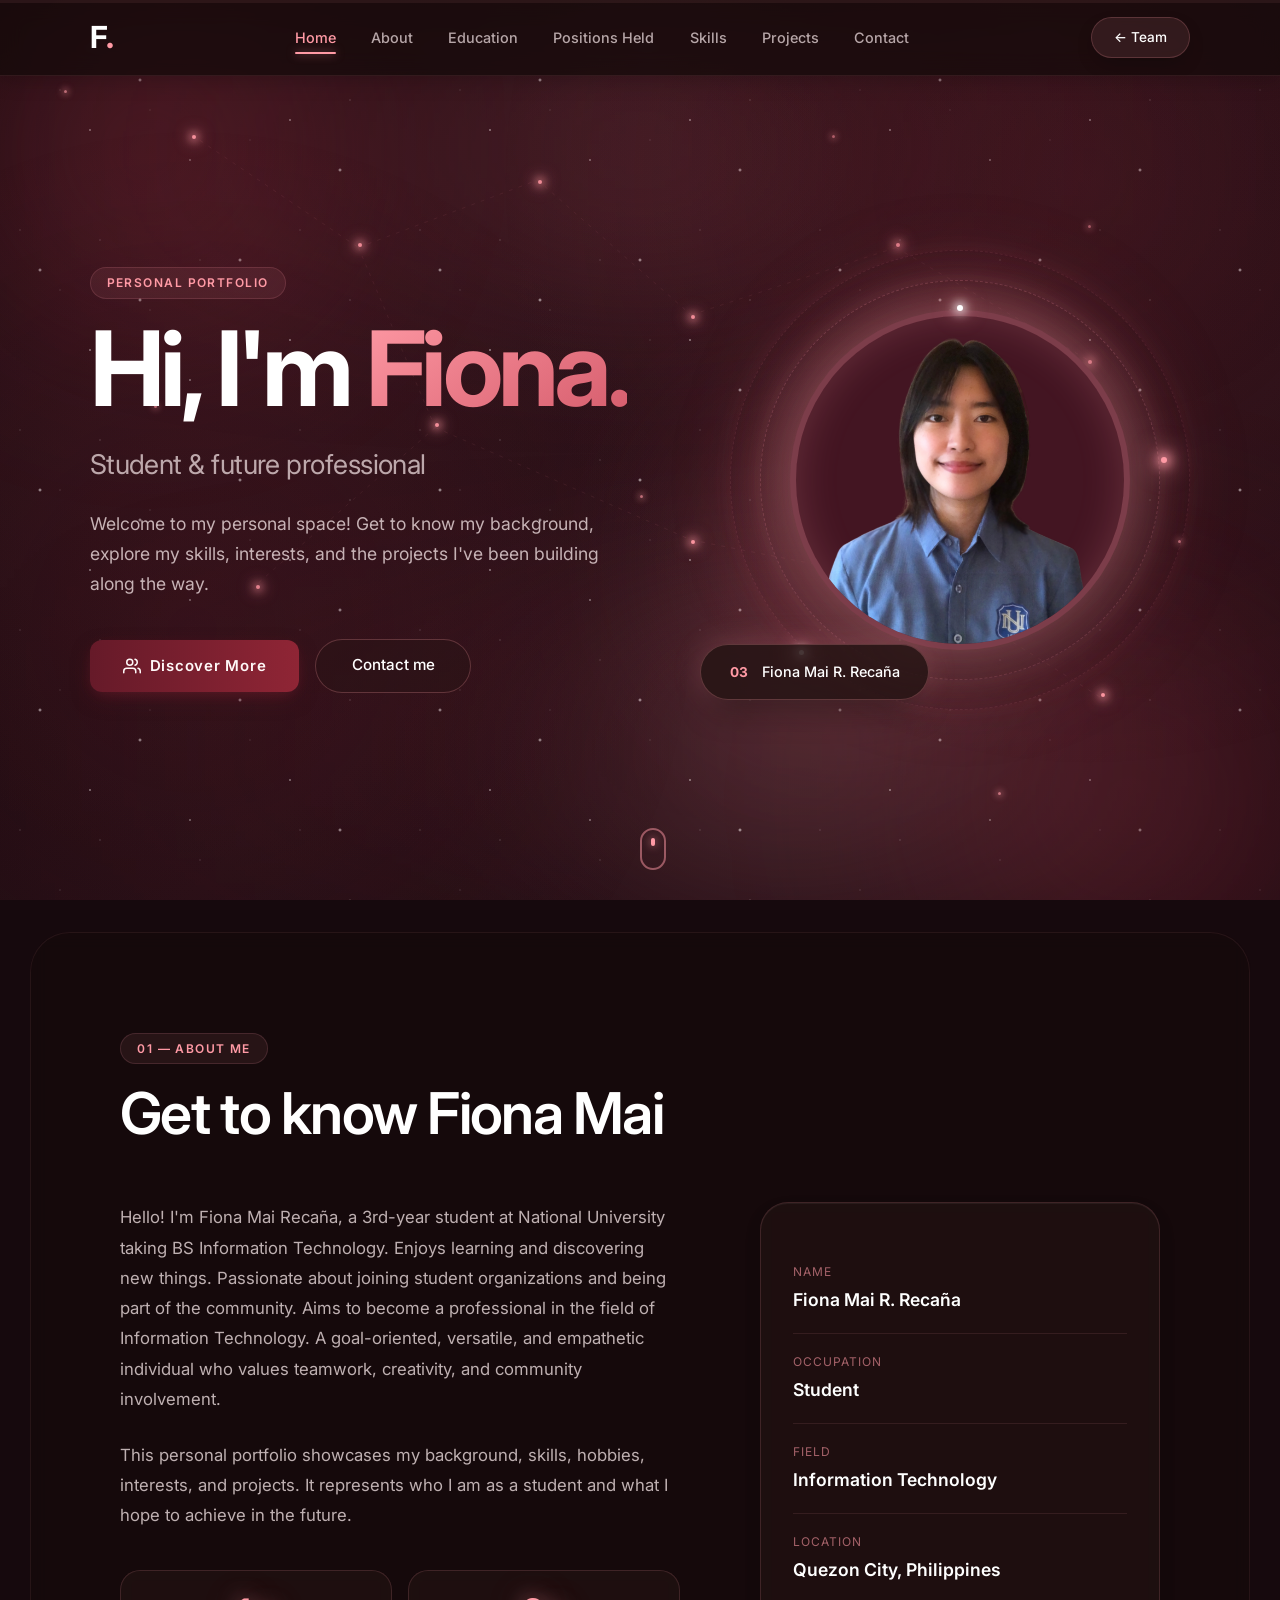
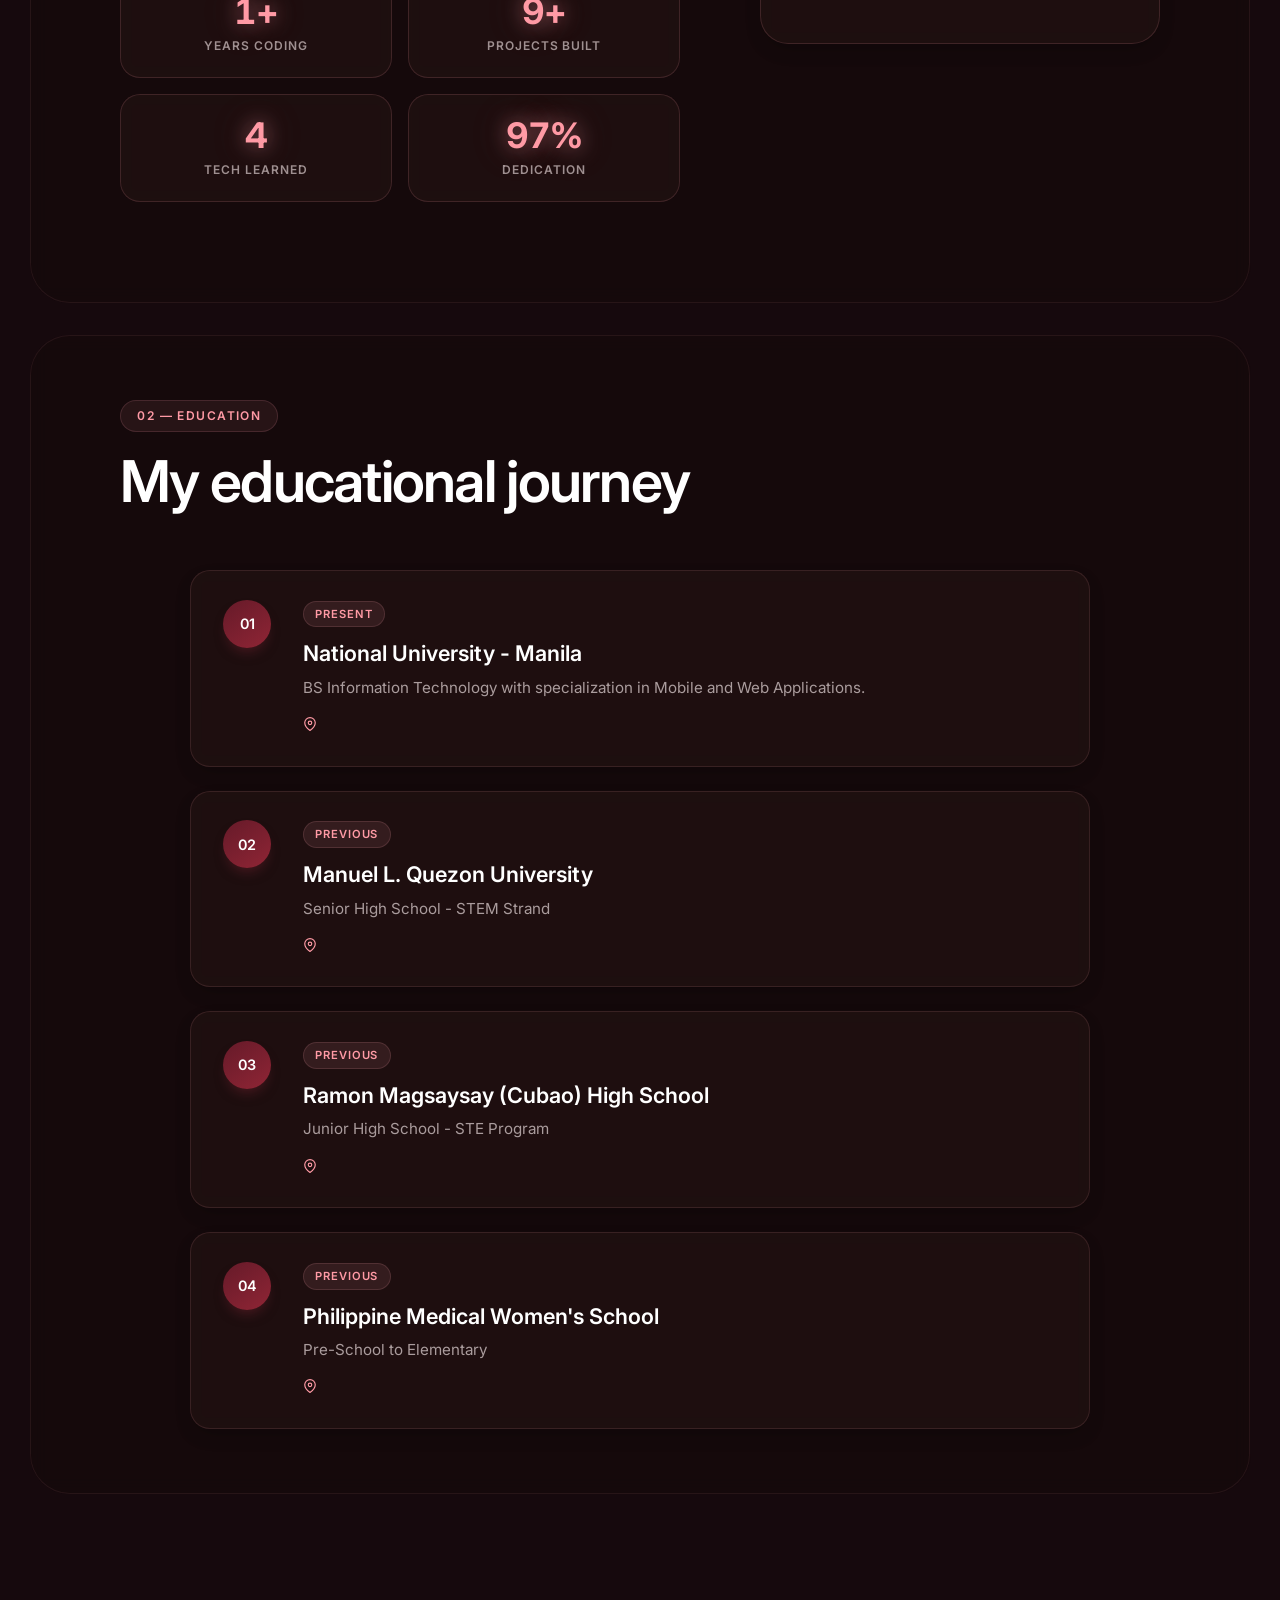
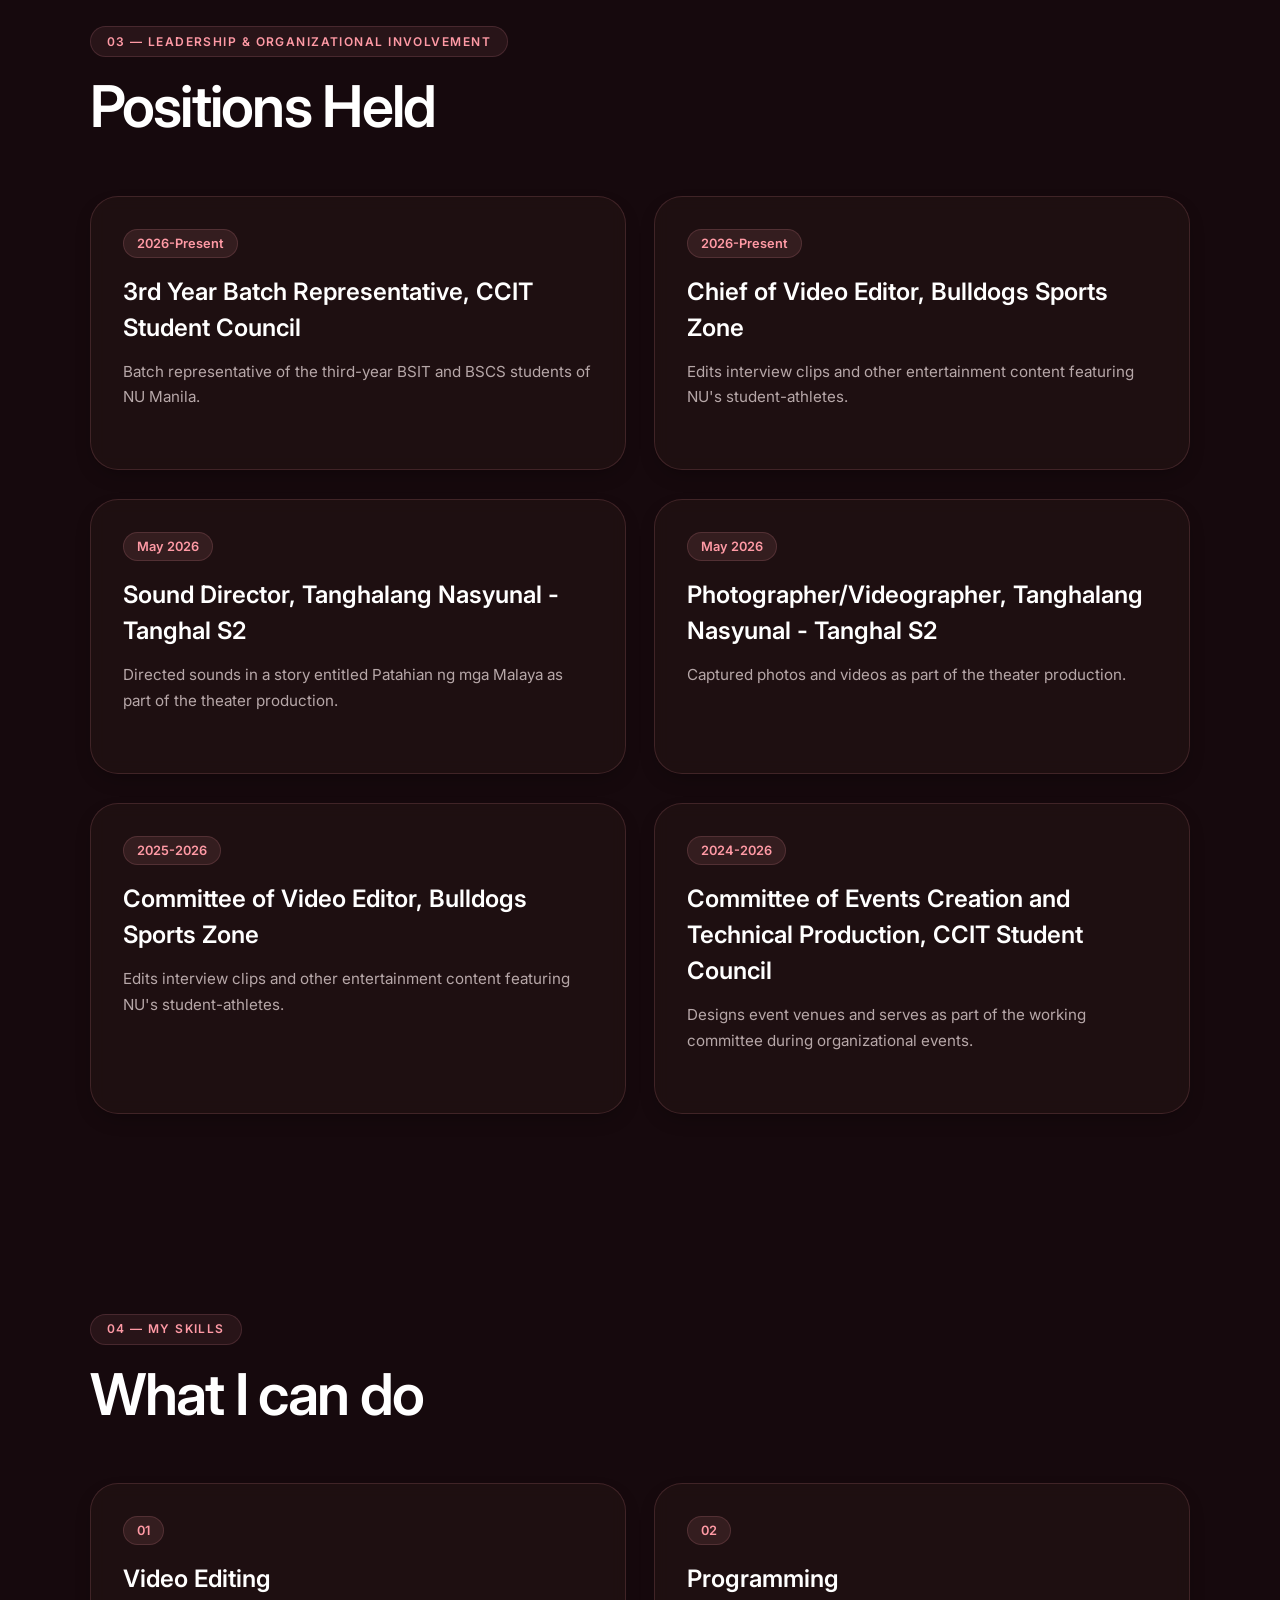
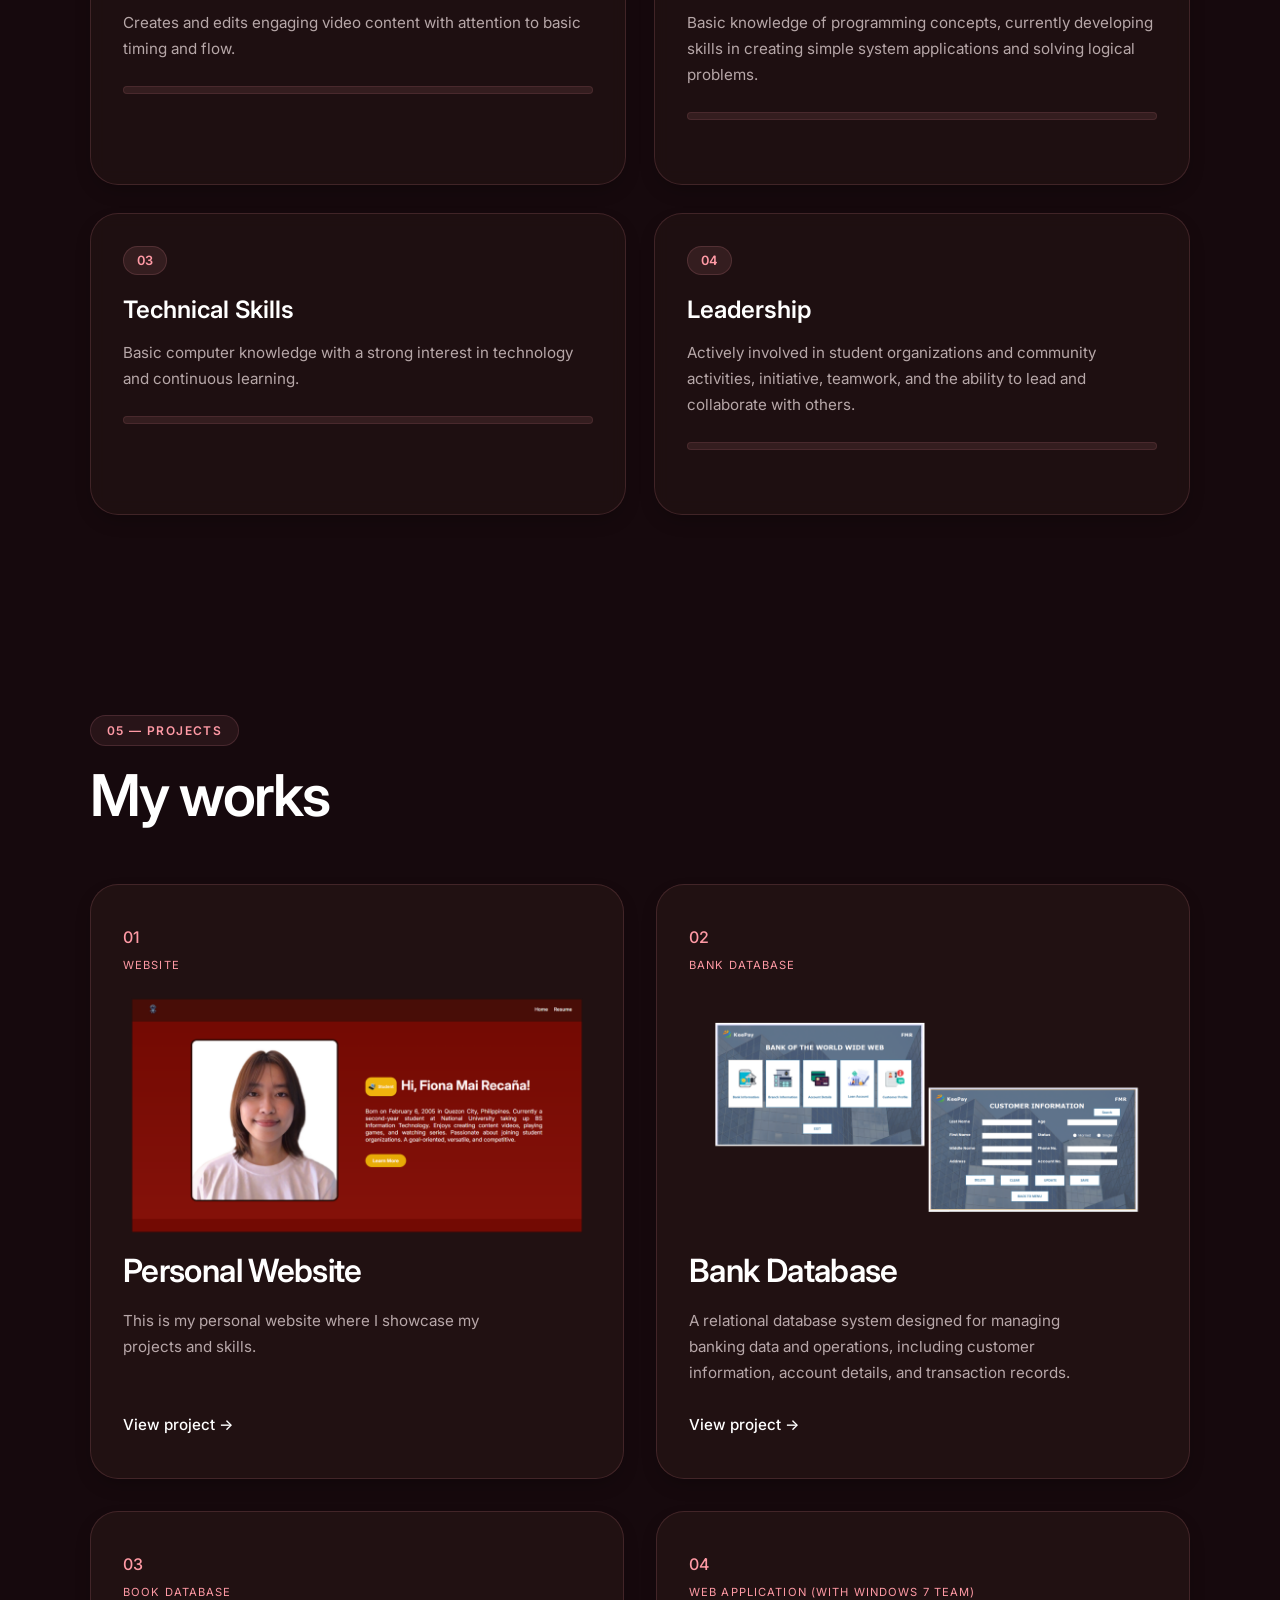
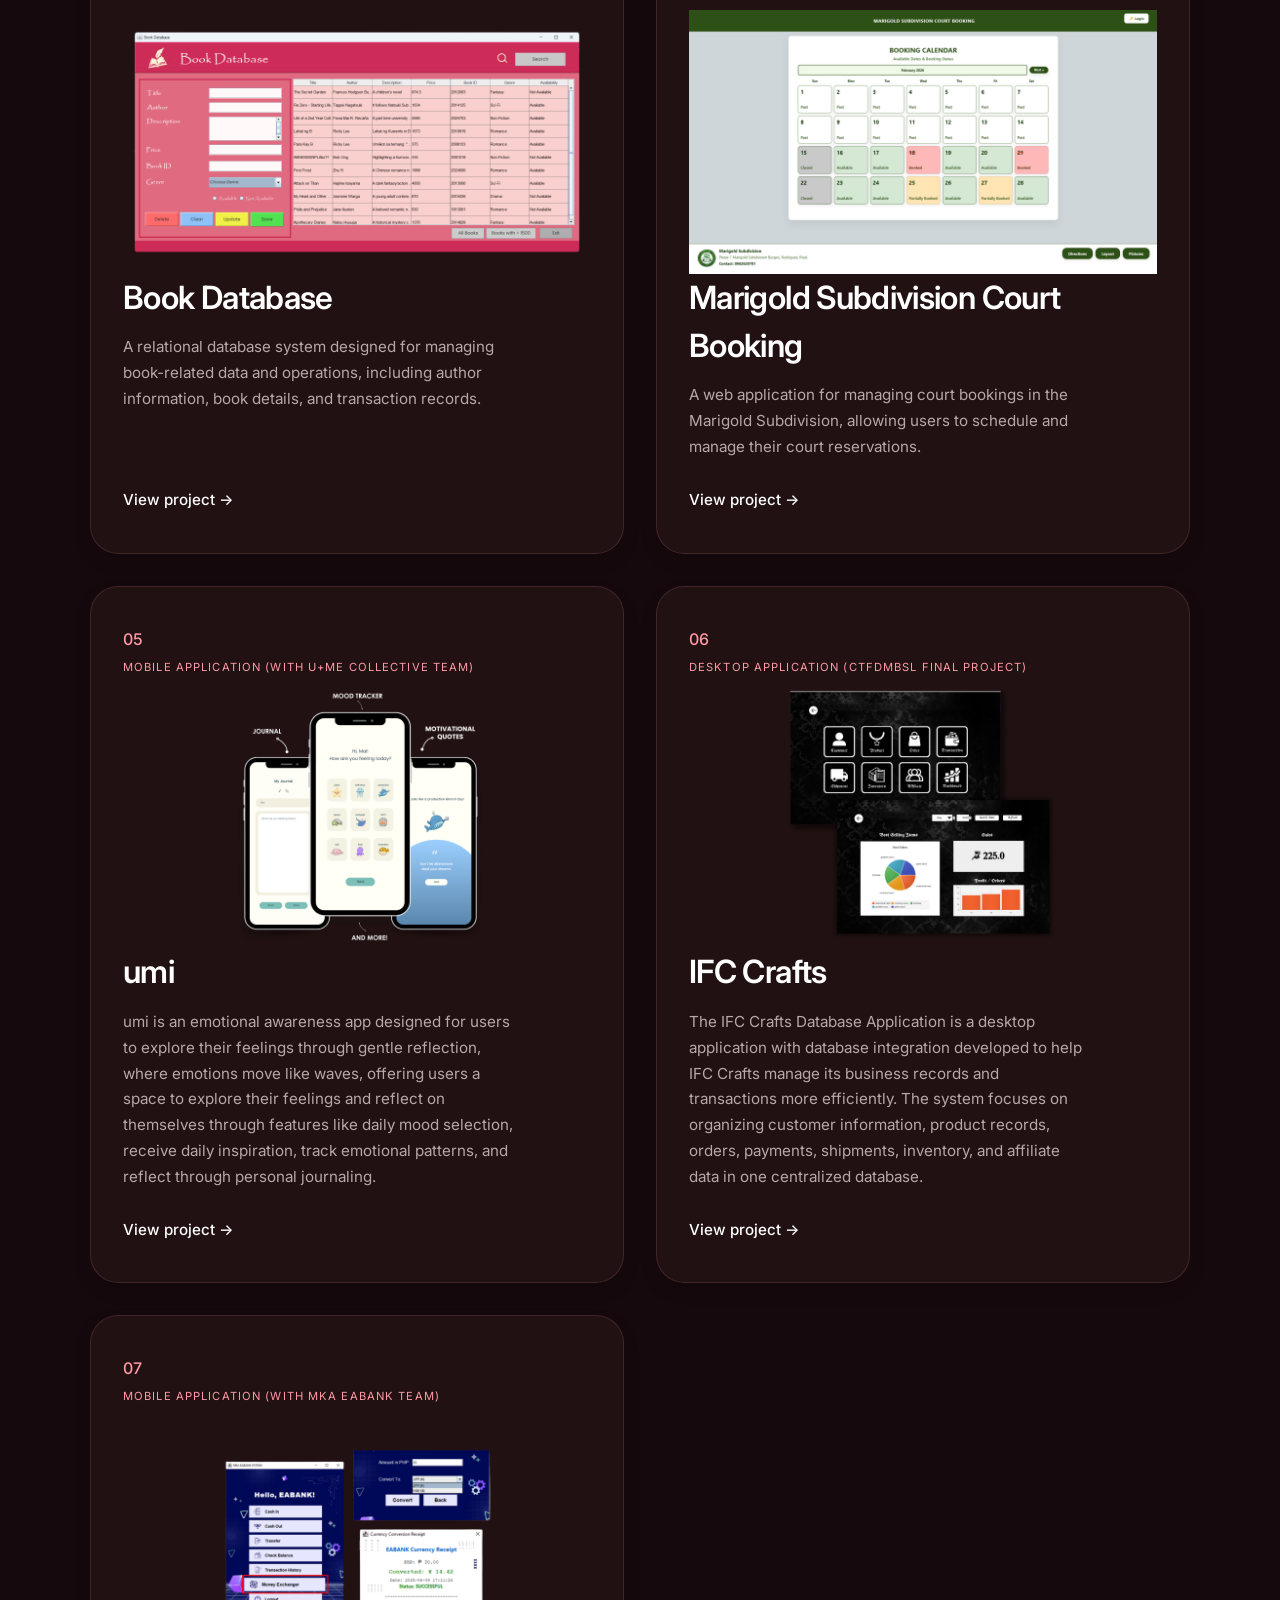
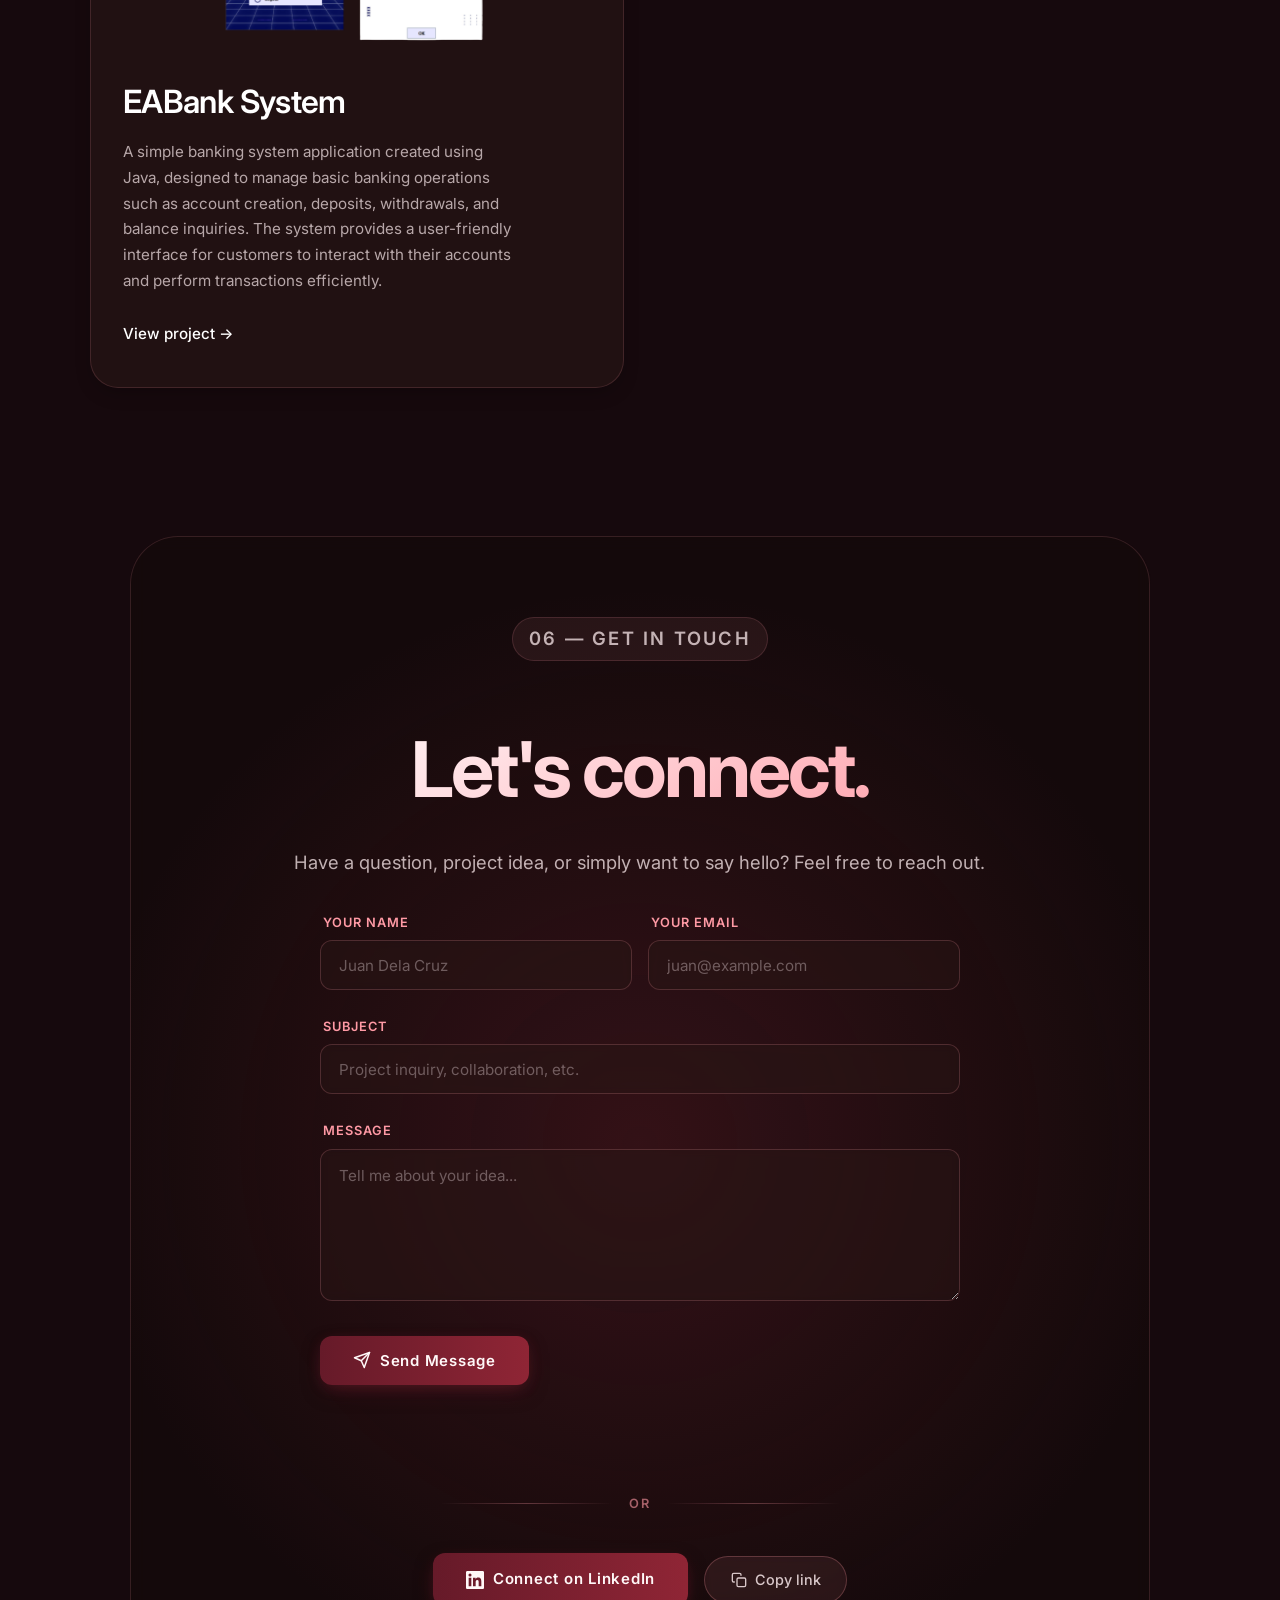
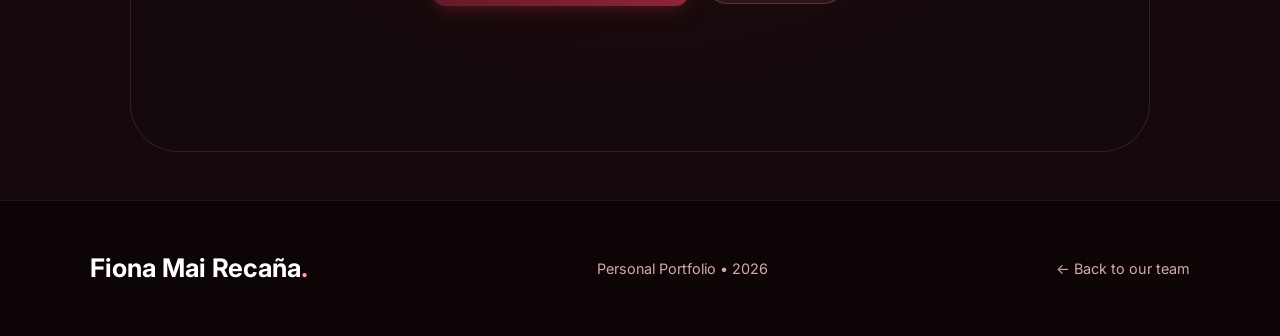
<file: Personal Website/Fiona/index.html>
<!DOCTYPE html>
<html lang="en">
<head>
  <meta charset="UTF-8">
  <meta name="viewport" content="width=device-width, initial-scale=1.0">
  <meta name="description" content="Fiona Mai R. Recaña — Student & future professional. Personal portfolio.">
  <title>Fiona · Cosmic Portfolio</title>

  <link rel="preconnect" href="https://fonts.googleapis.com">
  <link rel="preconnect" href="https://fonts.gstatic.com" crossorigin>
  <link href="https://fonts.googleapis.com/css2?family=Inter:opsz,wght@14..32,300;14..32,400;14..32,500;14..32,600;14..32,700&display=swap" rel="stylesheet">
  <link rel="stylesheet" href="style.css">
</head>
<body>

  <!-- ================= LOADING SCREEN (GREEN → LIGHT RED CROSSFADE) ================= -->
  <div class="loader" id="loader" aria-hidden="true">

    <!-- Green Layer (starting theme — same as team page) -->
    <div class="loader-layer loader-layer-green">
      <div class="loader-content">
        <div class="loader-planet">
          <div class="loader-ring"></div>
          <div class="loader-ring"></div>
          <div class="loader-dot"></div>
        </div>
        <p class="loader-text">Loading the cosmos...</p>
        <div class="loader-progress">
          <div class="loader-progress-fill"></div>
        </div>
      </div>
    </div>

    <!-- Light Red Layer (target theme — same as personal page) -->
    <div class="loader-layer loader-layer-red">
      <div class="loader-content">
        <div class="loader-planet">
          <div class="loader-ring"></div>
          <div class="loader-ring"></div>
          <div class="loader-dot"></div>
        </div>
        <p class="loader-text">Welcome to my portfolio</p>
        <div class="loader-progress">
          <div class="loader-progress-fill"></div>
        </div>
      </div>
    </div>

  </div>

  <!-- ================= CURSOR TRAIL CANVAS ================= -->
  <canvas class="cursor-trail" id="cursorTrail" aria-hidden="true"></canvas>

  <!-- ================= SCROLL PROGRESS BAR ================= -->
  <div class="scroll-progress" aria-hidden="true">
    <div class="scroll-progress-fill"></div>
  </div>

  <!-- ================= COSMIC BACKGROUND ================= -->
  <div class="cosmic-bg" aria-hidden="true">
    <div class="starfield starfield-far"></div>
    <div class="starfield starfield-near"></div>

    <div class="nebula nebula-1"></div>
    <div class="nebula nebula-2"></div>
    <div class="nebula nebula-3"></div>

    <svg class="constellation" viewBox="0 0 1000 800" preserveAspectRatio="none">
      <line x1="150" y1="120" x2="280" y2="220" />
      <line x1="280" y1="220" x2="420" y2="160" />
      <line x1="420" y1="160" x2="540" y2="280" />
      <line x1="540" y1="280" x2="700" y2="220" />
      <line x1="700" y1="220" x2="850" y2="320" />
      <line x1="280" y1="220" x2="340" y2="380" />
      <line x1="340" y1="380" x2="200" y2="520" />
      <line x1="340" y1="380" x2="540" y2="480" />
      <line x1="540" y1="480" x2="720" y2="520" />
      <line x1="720" y1="520" x2="860" y2="620" />
    </svg>

    <span class="constellation-node" style="top: 15%; left: 15%;"></span>
    <span class="constellation-node" style="top: 27%; left: 28%;"></span>
    <span class="constellation-node" style="top: 20%; left: 42%;"></span>
    <span class="constellation-node" style="top: 35%; left: 54%;"></span>
    <span class="constellation-node" style="top: 27%; left: 70%;"></span>
    <span class="constellation-node" style="top: 40%; left: 85%;"></span>
    <span class="constellation-node" style="top: 47%; left: 34%;"></span>
    <span class="constellation-node" style="top: 65%; left: 20%;"></span>
    <span class="constellation-node" style="top: 60%; left: 54%;"></span>
    <span class="constellation-node" style="top: 65%; left: 72%;"></span>
    <span class="constellation-node" style="top: 77%; left: 86%;"></span>

    <span class="cosmic-dust dust-1"></span>
    <span class="cosmic-dust dust-2"></span>
    <span class="cosmic-dust dust-3"></span>
    <span class="cosmic-dust dust-4"></span>
    <span class="cosmic-dust dust-5"></span>
    <span class="cosmic-dust dust-6"></span>
    <span class="cosmic-dust dust-7"></span>
    <span class="cosmic-dust dust-8"></span>

    <div class="shooting-star shooting-1"></div>
    <div class="shooting-star shooting-2"></div>
    <div class="shooting-star shooting-3"></div>

    <div class="aurora aurora-1"></div>
    <div class="aurora aurora-2"></div>
  </div>


  <!-- ================= NAVBAR ================= -->
  <header class="navbar">
    <a href="../index.html" class="logo">F<span>.</span></a>
    <nav>
      <a href="#home" data-section="home">Home</a>
      <a href="#about" data-section="about">About</a>
      <a href="#education" data-section="education">Education</a>
      <a href="#involvement" data-section="involvement">Positions Held</a>
      <a href="#skills" data-section="skills">Skills</a>
      <a href="#projects" data-section="projects">Projects</a>
      <a href="#contact" data-section="contact">Contact</a>
    </nav>
    <a href="../index.html" class="back-button">← Team</a>
  </header>


  <!-- ================= HERO ================= -->
  <section id="home" class="hero">
    <div class="hero-content">
      <p class="eyebrow reveal reveal-delay-1">personal portfolio</p>
      <h1 class="reveal reveal-delay-2">Hi, I'm <span class="gradient-text">Fiona.</span></h1>
      <h2 class="reveal reveal-delay-3">Student &amp; future professional</h2>
      <p class="intro reveal reveal-delay-4">
        Welcome to my personal space! Get to know my background,
        explore my skills, interests, and the projects I've been
        building along the way.
      </p>
      <div class="hero-buttons reveal reveal-delay-5">
        <a href="#about" class="cssbuttons-io">
          <svg xmlns="http://www.w3.org/2000/svg" viewBox="0 0 24 24" fill="none" stroke="currentColor" stroke-width="2" stroke-linecap="round" stroke-linejoin="round">
            <path d="M17 21v-2a4 4 0 0 0-4-4H5a4 4 0 0 0-4 4v2"></path>
            <circle cx="9" cy="7" r="4"></circle>
            <path d="M23 21v-2a4 4 0 0 0-3-3.87"></path>
            <path d="M16 3.13a4 4 0 0 1 0 7.75"></path>
          </svg>
          <span>Discover More</span>
        </a>
        <a href="#contact" class="secondary-button">Contact me</a>
      </div>

      <a href="#about" class="scroll-indicator reveal reveal-delay-6" aria-label="Scroll down">
        <span></span>
      </a>
    </div>

    <div class="hero-image reveal reveal-delay-3">
      <div class="cosmic-glow" aria-hidden="true"></div>

      <div class="image-orbit orbit-1"></div>
      <div class="image-orbit orbit-2"></div>

      <div class="orbit-star star-1" aria-hidden="true"></div>
      <div class="orbit-star star-2" aria-hidden="true"></div>
      <div class="orbit-star star-3" aria-hidden="true"></div>

      <div class="image-circle">
        <img src="../images/Fiona/Fiona.png" alt="Fiona Mai R. Recaña">
      </div>

      <div class="floating-card">
        <span>03</span>
        <p>Fiona Mai R. Recaña</p>
      </div>
    </div>
  </section>


  <!-- ================= ABOUT ================= -->
  <section id="about" class="about">
    <div class="section-heading">
      <p class="eyebrow">01 — about me</p>
      <h2>Get to know Fiona Mai</h2>
    </div>
    <div class="about-grid">
      <div class="about-text">
        <p>
          Hello! I'm Fiona Mai Recaña, a 3rd-year student at National University taking
          BS Information Technology. Enjoys learning and discovering new things. Passionate
          about joining student organizations and being part of the community. Aims to
          become a professional in the field of Information Technology. A goal-oriented,
          versatile, and empathetic individual who values teamwork, creativity, and community involvement.
        </p>
        <p>
          This personal portfolio showcases my background, skills,
          hobbies, interests, and projects. It represents who I am as
          a student and what I hope to achieve in the future.
        </p>

        <div class="stats-grid" id="statsGrid">
          <div class="stat-card">
            <div class="stat-number" data-target="2" data-suffix="+">0</div>
            <div class="stat-label">Years Coding</div>
          </div>
          <div class="stat-card">
            <div class="stat-number" data-target="10" data-suffix="+">0</div>
            <div class="stat-label">Projects Built</div>
          </div>
          <div class="stat-card">
            <div class="stat-number" data-target="5" data-suffix="">0</div>
            <div class="stat-label">Tech Learned</div>
          </div>
          <div class="stat-card">
            <div class="stat-number" data-target="100" data-suffix="%">0</div>
            <div class="stat-label">Dedication</div>
          </div>
        </div>
      </div>
      <div class="info-card">
        <div class="info-item">
          <span>Name</span>
          <strong>Fiona Mai R. Recaña</strong>
        </div>
        <div class="info-item">
          <span>Occupation</span>
          <strong>Student</strong>
        </div>
        <div class="info-item">
          <span>Field</span>
          <strong>Information Technology</strong>
        </div>
        <div class="info-item">
          <span>Location</span>
          <strong>Quezon City, Philippines</strong>
        </div>
      </div>
    </div>
  </section>


  <!-- ================= EDUCATION ================= -->
  <section id="education" class="education">
    <div class="section-heading">
      <p class="eyebrow">02 — education</p>
      <h2>My educational journey</h2>
    </div>

    <div class="timeline">

      <a href="https://www.google.com/maps/place/National+University-Manila/@14.5678373,120.9465545,13z/data=!4m10!1m2!2m1!1snational+university+manila!3m6!1s0x3397c9fc11a6ceb3:0x9d4220dade0140ab!8m2!3d14.6043164!4d120.9946287!15sChpuYXRpb25hbCB1bml2ZXJzaXR5IG1hbmlsYVocIhpuYXRpb25hbCB1bml2ZXJzaXR5IG1hbmlsYZIBEnByaXZhdGVfdW5pdmVyc2l0eZoBI0NoWkRTVWhOTUc5blMwVkpRMEZuU1VSU2IzVjFNRTVSRUFF4AEA-gEECAAQTA!16zL20vMDc4bjhi?entry=ttu&g_ep=EgoyMDI2MDkyNy4xIKXMDSoASAFQAw%3D%3Ds" class="timeline-item">
        <div class="timeline-number">01</div>
        <div class="timeline-content">
          <span class="timeline-badge">Present</span>
          <h3>National University - Manila</h3>
          <p>BS Information Technology with specialization in Mobile and Web Applications.</p>
          <span class="timeline-location">
            <svg xmlns="http://www.w3.org/2000/svg" width="14" height="14" viewBox="0 0 24 24" fill="none" stroke="currentColor" stroke-width="2" stroke-linecap="round" stroke-linejoin="round">
              <path d="M21 10c0 7-9 13-9 13s-9-6-9-13a9 9 0 0 1 18 0z"></path>
              <circle cx="12" cy="10" r="3"></circle>
            </svg>
          </span>
        </div>
      </a>

      <a href="https://www.google.com/maps/place/Manuel+L.+Quezon+University/@14.6356479,121.0412234,17z/data=!4m14!1m7!3m6!1s0x3397ca1d494376ab:0x7991fbef9c7f10a!2sManuel+L.+Quezon+University!8m2!3d14.6356427!4d121.0437983!16s%2Fm%2F0264bn4!3m5!1s0x3397ca1d494376ab:0x7991fbef9c7f10a!8m2!3d14.6356427!4d121.0437983!16s%2Fm%2F0264bn4?entry=ttu&g_ep=EgoyMDI2MDkyNy4xIKXMDSoASAFQAw%3D%3D" class="timeline-item">
        <div class="timeline-number">02</div>
        <div class="timeline-content">
          <span class="timeline-badge">Previous</span>
          <h3>Manuel L. Quezon University</h3>
          <p>Senior High School - STEM Strand</p>
          <span class="timeline-location">
            <svg xmlns="http://www.w3.org/2000/svg" width="14" height="14" viewBox="0 0 24 24" fill="none" stroke="currentColor" stroke-width="2" stroke-linecap="round" stroke-linejoin="round">
              <path d="M21 10c0 7-9 13-9 13s-9-6-9-13a9 9 0 0 1 18 0z"></path>
              <circle cx="12" cy="10" r="3"></circle>
            </svg>
          </span>
        </div>
      </a>

      <a href="https://www.google.com/maps/place/Ramon+Magsaysay+High+(Cubao)+School/@14.6274065,121.044012,17z/data=!3m1!4b1!4m6!3m5!1s0x3397b7ba225faebb:0xbb17450b03208129!8m2!3d14.6274013!4d121.0465869!16s%2Fm%2F0bwj9fx?entry=ttu&g_ep=EgoyMDI2MDkyNy4xIKXMDSoASAFQAw%3D%3D" class="timeline-item">
        <div class="timeline-number">03</div>
        <div class="timeline-content">
          <span class="timeline-badge">Previous</span>
          <h3>Ramon Magsaysay (Cubao) High School</h3>
          <p>Junior High School - STE Program</p>
          <span class="timeline-location">
            <svg xmlns="http://www.w3.org/2000/svg" width="14" height="14" viewBox="0 0 24 24" fill="none" stroke="currentColor" stroke-width="2" stroke-linecap="round" stroke-linejoin="round">
              <path d="M21 10c0 7-9 13-9 13s-9-6-9-13a9 9 0 0 1 18 0z"></path>
              <circle cx="12" cy="10" r="3"></circle>
            </svg>
          </span>
        </div>
      </a>

      <a href="https://www.google.com/maps/place/Philippine+Medical+Women's+School/@14.6377292,121.0461251,17z/data=!3m1!4b1!4m6!3m5!1s0x3397b7a6900659d7:0xd8dec6f18caab58e!8m2!3d14.637724!4d121.0487!16s%2Fg%2F12qh6_zxv?entry=ttu&g_ep=EgoyMDI2MDkyNy4xIKXMDSoASAFQAw%3D%3D" class="timeline-item">
        <div class="timeline-number">04</div>
        <div class="timeline-content">
          <span class="timeline-badge">Previous</span>
          <h3>Philippine Medical Women's School</h3>
          <p>Pre-School to Elementary</p>
          <span class="timeline-location">
            <svg xmlns="http://www.w3.org/2000/svg" width="14" height="14" viewBox="0 0 24 24" fill="none" stroke="currentColor" stroke-width="2" stroke-linecap="round" stroke-linejoin="round">
              <path d="M21 10c0 7-9 13-9 13s-9-6-9-13a9 9 0 0 1 18 0z"></path>
              <circle cx="12" cy="10" r="3"></circle>
            </svg>
          </span>
        </div>
      </a>

    </div>
  </section>


  <!-- ================= POSITIONS HELD ================= -->
  <section id="involvement" class="involvement">
    <div class="section-heading">
      <p class="eyebrow">03 — leadership &amp; organizational involvement</p>
      <h2>Positions Held</h2>
    </div>
    <div class="skills-grid">

      <div class="skill-card">
        <span>2026-Present</span>
        <h3>3rd Year Batch Representative, CCIT Student Council</h3>
        <p>Batch representative of the third-year BSIT and BSCS students of NU Manila.</p>
      </div>

      <div class="skill-card">
        <span>2026-Present</span>
        <h3>Chief of Video Editor, Bulldogs Sports Zone</h3>
        <p>Edits interview clips and other entertainment content featuring NU's student-athletes.</p>
      </div>

      <div class="skill-card">
        <span>May 2026</span>
        <h3>Sound Director, Tanghalang Nasyunal - Tanghal S2</h3>
        <p>Directed sounds in a story entitled Patahian ng mga Malaya as part of the theater production.</p>
      </div>

      <div class="skill-card">
        <span>May 2026</span>
        <h3>Photographer/Videographer, Tanghalang Nasyunal - Tanghal S2</h3>
        <p>Captured photos and videos as part of the theater production.</p>
      </div>

      <div class="skill-card">
        <span>2025-2026</span>
        <h3>Committee of Video Editor, Bulldogs Sports Zone</h3>
        <p>Edits interview clips and other entertainment content featuring NU's student-athletes.</p>
      </div>

      <div class="skill-card">
        <span>2024-2026</span>
        <h3>Committee of Events Creation and Technical Production, CCIT Student Council</h3>
        <p>Designs event venues and serves as part of the working committee during organizational events.</p>
      </div>

    </div>
  </section>


  <!-- ================= SKILLS ================= -->
  <section id="skills" class="skills">
    <div class="section-heading">
      <p class="eyebrow">04 — my skills</p>
      <h2>What I can do</h2>
    </div>
    <div class="skills-grid">

      <div class="skill-card" style="--level: 80%;">
        <span>01</span>
        <h3>Video Editing</h3>
        <p>Creates and edits engaging video content with attention to basic timing and flow.</p>
        <div class="progress"><div class="progress-fill"></div></div>
        <small class="progress-label">80%</small>
      </div>

      <div class="skill-card" style="--level: 70%;">
        <span>02</span>
        <h3>Programming</h3>
        <p>Basic knowledge of programming concepts, currently developing skills in creating simple system applications and solving logical problems.</p>
        <div class="progress"><div class="progress-fill"></div></div>
        <small class="progress-label">70%</small>
      </div>

      <div class="skill-card" style="--level: 90%;">
        <span>03</span>
        <h3>Technical Skills</h3>
        <p>Basic computer knowledge with a strong interest in technology and continuous learning.</p>
        <div class="progress"><div class="progress-fill"></div></div>
        <small class="progress-label">90%</small>
      </div>

      <div class="skill-card" style="--level: 70%;">
        <span>04</span>
        <h3>Leadership</h3>
        <p>Actively involved in student organizations and community activities, initiative, teamwork, and the ability to lead and collaborate with others.</p>
        <div class="progress"><div class="progress-fill"></div></div>
        <small class="progress-label">70%</small>
      </div>

    </div>
  </section>





  <!-- ================= PROJECTS ================= -->
  <section id="projects" class="projects">
    <div class="section-heading">
      <p class="eyebrow">05 — projects</p>
      <h2>My works</h2>
    </div>
    <div class="projects-grid">

      <!-- FIONA UPDATE MO TO: Project 1 -->
      <article class="project-card">
        <div>
          <div class="project-number">01</div>
          <span>Website</span>
          <img src="../images/Fiona/website.png" alt="Website" class="project-image">
          <h3>Personal Website</h3>
          <p>This is my personal website where I showcase my projects and skills.</p>
        </div>
        <a href="https://rcndomai.github.io/CTWBDEVL-ProjectSection/" class="project-link">View project →</a>
      </article>

      <!-- FIONA UPDATE MO TO: Project 2 -->
      <article class="project-card">
        <div>
          <div class="project-number">02</div>
          <span>Bank Database</span>
          <img src="../images/Fiona/bankdb.png" alt="Bank Database" class="project-image">
          <h3>Bank Database</h3>
          <p>A relational database system designed for managing banking data and 
            operations, including customer information, account details, 
            and transaction records.</p>
        </div>
        <a href="https://github.com/rcndomai/CTFDMBSL---UI-BANKDB.git" class="project-link">View project →</a>
      </article>

      <!-- FIONA UPDATE MO TO: Project 3 -->
      <article class="project-card">
        <div>
          <div class="project-number">03</div>
          <span>Book Database</span>
          <img src="../images/Fiona/bookdb.png" alt="Book Database" class="project-image">
          <h3>Book Database</h3>
          <p>A relational database system designed for managing book-related data and 
            operations, including author information, book details, 
            and transaction records.</p>
        </div>
        <a href="https://github.com/rcndomai/CTFDMBSL-BookDatabaseCRUD.git" class="project-link">View project →</a>
      </article>

      <!-- FIONA UPDATE MO TO: Project 4 -->
      <article class="project-card">
        <div>
          <div class="project-number">04</div>
          <span>Web Application (With Windows 7 Team)</span>
          <img src="../images/Fiona/court.png" alt="Web Application" class="project-image">
          <h3>Marigold Subdivision Court Booking</h3>
          <p>A web application for managing court bookings in the Marigold Subdivision, 
            allowing users to schedule and manage their court reservations.</p>
        </div>
        <a href="https://rcndomai.github.io/marigold-website/" class="project-link">View project →</a>
      </article>

      <!-- FIONA UPDATE MO TO: Project 5 -->
      <article class="project-card">
        <div>
          <div class="project-number">05</div>
          <span>Mobile Application (WITH U+ME Collective Team)</span>
          <img src="../images/Fiona/umi.png" alt="Mobile Application" class="project-image">
          <h3>umi</h3>
          <p>umi is an emotional awareness app designed for users to explore their feelings through 
            gentle reflection, where emotions move like waves, offering users a space to explore 
            their feelings and reflect on themselves through features like daily mood selection, 
            receive daily inspiration, track emotional patterns, and reflect through personal journaling.</p>
        </div>
        <a href="https://drive.google.com/file/d/1KIxfaR0kStjCvW9yR7LClRoLEs0H3lOV/view?usp=drivesdk" 
        class="project-link">View project →</a>
      </article>

      <!-- FIONA UPDATE MO TO: Project 6 -->
      <article class="project-card">
        <div>
          <div class="project-number">06</div>
          <span>Desktop Application (CTFDMBSL Final Project)</span>
          <img src="../images/Fiona/ifc.png" alt="Desktop Application" class="project-image">
          <h3>IFC Crafts</h3>
          <p>The IFC Crafts Database Application is a desktop application with database integration 
            developed to help IFC Crafts manage its business records and transactions more efficiently.
            The system focuses on organizing customer information, product records, orders, payments,
            shipments, inventory, and affiliate data in one centralized database.</p>
        </div>
        <a href="https://github.com/rcndomai/IFC-CRAFTS-SYSTEM.git" class="project-link">View project →</a>
      </article>

      <!-- FIONA UPDATE MO TO: Project 7 -->
      <article class="project-card">
        <div>
          <div class="project-number">07</div>      
          <span>Mobile Application (WITH MKA EABANK TEAM)</span>
          <img src="../images/Fiona/eabank.png" alt="EAbank System" class="project-image">
          <h3>EABank System</h3>
          <p>A simple banking system application created using Java,
             designed to manage basic banking operations such as account 
             creation, deposits, withdrawals, and balance inquiries. 
             The system provides a user-friendly interface for customers 
             to interact with their accounts and perform transactions 
             efficiently.</p>
        </div>
        <a href="https://github.com/rcndomai/EABANK.git" class="project-link">View project →</a> 
  
      </article>
    </div>
  </section>



  <!-- ================= CONTACT ================= -->
  <section id="contact" class="contact">
    <div class="contact-content">
      <p class="eyebrow">06 — get in touch</p>
      <h2>Let's connect.</h2>
      <p>Have a question, project idea, or simply want to say hello? Feel free to reach out.</p>

      <form class="contact-form" id="contactForm" novalidate>
        <div class="form-row">
          <div class="form-group">
            <label for="name">Your Name</label>
            <input type="text" id="name" name="name" placeholder="Juan Dela Cruz" autocomplete="name" required>
            <span class="form-error" data-error-for="name"></span>
          </div>
          <div class="form-group">
            <label for="email">Your Email</label>
            <input type="email" id="email" name="email" placeholder="juan@example.com" autocomplete="email" required>
            <span class="form-error" data-error-for="email"></span>
          </div>
        </div>

        <div class="form-group">
          <label for="subject">Subject</label>
          <input type="text" id="subject" name="subject" placeholder="Project inquiry, collaboration, etc." required>
          <span class="form-error" data-error-for="subject"></span>
        </div>

        <div class="form-group">
          <label for="message">Message</label>
          <textarea id="message" name="message" rows="5" placeholder="Tell me about your idea..." required></textarea>
          <span class="form-error" data-error-for="message"></span>
        </div>

        <button type="submit" class="cssbuttons-io" id="submitBtn">
          <svg xmlns="http://www.w3.org/2000/svg" viewBox="0 0 24 24" fill="none" stroke="currentColor" stroke-width="2" stroke-linecap="round" stroke-linejoin="round">
            <line x1="22" y1="2" x2="11" y2="13"></line>
            <polygon points="22 2 15 22 11 13 2 9 22 2"></polygon>
          </svg>
          <span>Send Message</span>
        </button>

        <div class="form-success" id="formSuccess" role="status" aria-live="polite">
          <svg xmlns="http://www.w3.org/2000/svg" width="20" height="20" viewBox="0 0 24 24" fill="none" stroke="currentColor" stroke-width="2.5" stroke-linecap="round" stroke-linejoin="round">
            <path d="M22 11.08V12a10 10 0 1 1-5.93-9.14"></path>
            <polyline points="22 4 12 14.01 9 11.01"></polyline>
          </svg>
          <span>Message sent successfully! I'll get back to you soon.</span>
        </div>
      </form>

      <div class="contact-divider">
        <span>or</span>
      </div>

      <div class="contact-actions">
        <a href="https://www.linkedin.com/in/siomwai" class="cssbuttons-io" target="_blank" rel="noopener noreferrer">
          <svg xmlns="http://www.w3.org/2000/svg" viewBox="0 0 24 24" fill="currentColor" width="1.2em" height="1.2em">
            <path d="M20.447 20.452h-3.554v-5.569c0-1.328-.027-3.037-1.852-3.037-1.853 0-2.136 1.445-2.136 2.939v5.667H9.351V9h3.414v1.561h.046c.477-.9 1.637-1.85 3.37-1.85 3.601 0 4.267 2.37 4.267 5.455v6.286zM5.337 7.433a2.062 2.062 0 01-2.063-2.065 2.064 2.064 0 112.063 2.065zm1.782 13.019H3.555V9h3.564v11.452zM22.225 0H1.771C.792 0 0 .774 0 1.729v20.542C0 23.227.792 24 1.771 24h20.451C23.2 24 24 23.227 24 22.271V1.729C24 .774 23.2 0 22.222 0h.003z"/>
          </svg>
          <span>Connect on LinkedIn</span>
        </a>
        <button class="copy-link" data-copy="https://www.linkedin.com/in/siomwai" type="button">
          <svg xmlns="http://www.w3.org/2000/svg" width="16" height="16" viewBox="0 0 24 24" fill="none" stroke="currentColor" stroke-width="2" stroke-linecap="round" stroke-linejoin="round">
            <rect x="9" y="9" width="13" height="13" rx="2" ry="2"></rect>
            <path d="M5 15H4a2 2 0 0 1-2-2V4a2 2 0 0 1 2-2h9a2 2 0 0 1 2 2v1"></path>
          </svg>
          <span>Copy link</span>
        </button>
      </div>

      <div class="copy-notification" role="status" aria-live="polite">
        <span>✓ Link copied to clipboard!</span>
      </div>
    </div>
  </section>


  <!-- ================= FOOTER ================= -->
  <footer>
    <div><strong>Fiona Mai Recaña<span>.</span></strong></div>
    <p>Personal Portfolio • 2026</p>
    <a href="../index.html">← Back to our team</a>
  </footer>


  <!-- ================= BACK TO TOP BUTTON ================= -->
  <button class="back-to-top" aria-label="Back to top" type="button">
    <svg xmlns="http://www.w3.org/2000/svg" width="20" height="20" viewBox="0 0 24 24" fill="none" stroke="currentColor" stroke-width="2.5" stroke-linecap="round" stroke-linejoin="round">
      <polyline points="18 15 12 9 6 15"></polyline>
    </svg>
  </button>


  <!-- ================= SCRIPTS ================= -->
  <script>
    /* ============ 0. LOADING SCREEN ============ */
    (function () {
      const loader = document.getElementById('loader');
      if (!loader) return;

      const startTime = Date.now();

      window.addEventListener('load', function () {
        const elapsed = Date.now() - startTime;
        const remaining = Math.max(0, 2800 - elapsed);

        setTimeout(function () {
          loader.classList.add('loaded');
          document.body.classList.add('loaded');

          setTimeout(function () {
            loader.style.display = 'none';
          }, 900);
        }, remaining);
      });

      setTimeout(function () {
        if (!loader.classList.contains('loaded')) {
          loader.classList.add('loaded');
          document.body.classList.add('loaded');
          setTimeout(function () {
            loader.style.display = 'none';
          }, 900);
        }
      }, 5000);
    })();


    /* ============ 1. CURSOR TRAIL (LIGHT RED COSMIC LINE) ============ */
    (function () {
      const canvas = document.getElementById('cursorTrail');
      if (!canvas) return;

      const hasHover = window.matchMedia('(hover: hover) and (pointer: fine)').matches;
      if (!hasHover) {
        canvas.style.display = 'none';
        return;
      }

      const ctx = canvas.getContext('2d');
      let width = 0;
      let height = 0;
      let dpr = window.devicePixelRatio || 1;

      function resize() {
        width = window.innerWidth;
        height = window.innerHeight;
        canvas.width = width * dpr;
        canvas.height = height * dpr;
        canvas.style.width = width + 'px';
        canvas.style.height = height + 'px';
        ctx.scale(dpr, dpr);
      }
      resize();
      window.addEventListener('resize', resize);

      const trail = [];
      const MAX_LENGTH = 30;
      const FADE_SPEED = 0.03;

      let mouseX = 0;
      let mouseY = 0;
      let lastMouseX = 0;
      let lastMouseY = 0;

      document.addEventListener('mousemove', function (e) {
        mouseX = e.clientX;
        mouseY = e.clientY;

        const dx = mouseX - lastMouseX;
        const dy = mouseY - lastMouseY;
        const dist = Math.sqrt(dx * dx + dy * dy);

        if (dist > 2) {
          trail.push({
            x: mouseX,
            y: mouseY,
            life: 1,
            size: Math.min(6, 2 + dist * 0.15)
          });

          if (trail.length > MAX_LENGTH) {
            trail.shift();
          }

          lastMouseX = mouseX;
          lastMouseY = mouseY;
        }
      });

      function draw() {
        ctx.clearRect(0, 0, width, height);

        for (let i = trail.length - 1; i >= 0; i--) {
          const point = trail[i];
          point.life -= FADE_SPEED;

          if (point.life <= 0) {
            trail.splice(i, 1);
            continue;
          }

          const alpha = point.life;
          const size = point.size * point.life;

          /* 🌹 LIGHT RED trail colors */
          const gradient = ctx.createRadialGradient(
            point.x, point.y, 0,
            point.x, point.y, size * 3
          );
          gradient.addColorStop(0, `rgba(255, 154, 165, ${alpha * 0.9})`);
          gradient.addColorStop(0.4, `rgba(212, 90, 106, ${alpha * 0.5})`);
          gradient.addColorStop(1, 'rgba(143, 37, 53, 0)');

          ctx.beginPath();
          ctx.fillStyle = gradient;
          ctx.arc(point.x, point.y, size * 3, 0, Math.PI * 2);
          ctx.fill();

          ctx.beginPath();
          ctx.fillStyle = `rgba(255, 255, 255, ${alpha * 0.8})`;
          ctx.arc(point.x, point.y, size * 0.6, 0, Math.PI * 2);
          ctx.fill();
        }

        if (trail.length > 1) {
          ctx.beginPath();
          ctx.moveTo(trail[0].x, trail[0].y);

          for (let i = 1; i < trail.length; i++) {
            const p = trail[i];
            const prev = trail[i - 1];
            const midX = (p.x + prev.x) / 2;
            const midY = (p.y + prev.y) / 2;
            ctx.quadraticCurveTo(prev.x, prev.y, midX, midY);
          }

          const last = trail[trail.length - 1];
          const first = trail[0];
          const lineGradient = ctx.createLinearGradient(
            first.x, first.y, last.x, last.y
          );
          lineGradient.addColorStop(0, 'rgba(255, 154, 165, 0)');
          lineGradient.addColorStop(0.5, 'rgba(255, 154, 165, 0.3)');
          lineGradient.addColorStop(1, 'rgba(255, 154, 165, 0)');

          ctx.strokeStyle = lineGradient;
          ctx.lineWidth = 1.5;
          ctx.lineCap = 'round';
          ctx.stroke();
        }

        requestAnimationFrame(draw);
      }

      draw();
    })();


    /* ============ 2. NAVBAR AUTO-HIDE ============ */
    (function () {
      const navbar = document.querySelector('.navbar');
      if (!navbar) return;

      let lastScrollY = window.scrollY;
      let isHoveringTop = false;
      let ticking = false;
      const SCROLL_THRESHOLD = 80;

      document.addEventListener('mousemove', function (e) {
        const isInTopZone = e.clientY < 100;
        if (isInTopZone !== isHoveringTop) {
          isHoveringTop = isInTopZone;
          updateNavbar();
        }
      });

      window.addEventListener('scroll', function () {
        if (!ticking) {
          window.requestAnimationFrame(function () {
            updateNavbar();
            ticking = false;
          });
          ticking = true;
        }
      });

      function updateNavbar() {
        const currentScrollY = window.scrollY;

        if (currentScrollY < SCROLL_THRESHOLD) {
          navbar.classList.remove('navbar-hidden');
          lastScrollY = currentScrollY;
          return;
        }

        if (isHoveringTop) {
          navbar.classList.remove('navbar-hidden');
          lastScrollY = currentScrollY;
          return;
        }

        if (currentScrollY > lastScrollY) {
          navbar.classList.add('navbar-hidden');
        } else {
          navbar.classList.remove('navbar-hidden');
        }

        lastScrollY = currentScrollY;
      }
    })();


    /* ============ 3. SCROLL PROGRESS BAR ============ */
    (function () {
      const progressFill = document.querySelector('.scroll-progress-fill');
      if (!progressFill) return;

      let ticking = false;

      function updateProgress() {
        const scrollTop = window.scrollY;
        const docHeight = document.documentElement.scrollHeight - window.innerHeight;
        const percent = docHeight > 0 ? (scrollTop / docHeight) * 100 : 0;
        progressFill.style.width = percent + '%';
        ticking = false;
      }

      window.addEventListener('scroll', function () {
        if (!ticking) {
          window.requestAnimationFrame(updateProgress);
          ticking = true;
        }
      });

      updateProgress();
    })();


    /* ============ 4. ACTIVE SECTION HIGHLIGHT ============ */
    (function () {
      const navLinks = document.querySelectorAll('.navbar nav a[data-section]');
      const sections = document.querySelectorAll('section[id]');
      if (!navLinks.length || !sections.length) return;

      const observer = new IntersectionObserver(function (entries) {
        entries.forEach(function (entry) {
          if (entry.isIntersecting) {
            const id = entry.target.getAttribute('id');
            navLinks.forEach(function (link) {
              link.classList.toggle('active', link.dataset.section === id);
            });
          }
        });
      }, {
        rootMargin: '-45% 0px -45% 0px',
        threshold: 0
      });

      sections.forEach(function (section) {
        observer.observe(section);
      });
    })();


    /* ============ 5. BACK TO TOP BUTTON ============ */
    (function () {
      const btn = document.querySelector('.back-to-top');
      if (!btn) return;

      let ticking = false;

      function toggleBtn() {
        if (window.scrollY > 500) {
          btn.classList.add('visible');
        } else {
          btn.classList.remove('visible');
        }
        ticking = false;
      }

      window.addEventListener('scroll', function () {
        if (!ticking) {
          window.requestAnimationFrame(toggleBtn);
          ticking = true;
        }
      });

      btn.addEventListener('click', function () {
        window.scrollTo({ top: 0, behavior: 'smooth' });
      });

      toggleBtn();
    })();


    /* ============ 6. COPY TO CLIPBOARD ============ */
    (function () {
      const copyBtn = document.querySelector('.copy-link');
      const notification = document.querySelector('.copy-notification');
      if (!copyBtn || !notification) return;

      let hideTimer;

      copyBtn.addEventListener('click', function () {
        const text = copyBtn.dataset.copy;

        if (!text || text === '#') return;

        navigator.clipboard.writeText(text).then(function () {
          copyBtn.classList.add('copied');
          notification.classList.add('show');

          clearTimeout(hideTimer);
          hideTimer = setTimeout(function () {
            copyBtn.classList.remove('copied');
            notification.classList.remove('show');
          }, 2200);
        }).catch(function (err) {
          console.error('Copy failed:', err);
        });
      });
    })();


    /* ============ 7. ANIMATED STATS COUNTER ============ */
    (function () {
      const statsGrid = document.getElementById('statsGrid');
      if (!statsGrid) return;

      const statNumbers = statsGrid.querySelectorAll('.stat-number');
      let started = false;

      function animateCounter(el) {
        const target = parseInt(el.dataset.target, 10);
        const suffix = el.dataset.suffix || '';
        const duration = 1800;
        const startTime = performance.now();

        function update(now) {
          const elapsed = now - startTime;
          const progress = Math.min(elapsed / duration, 1);

          const eased = 1 - Math.pow(1 - progress, 3);
          const current = Math.floor(eased * target);

          el.textContent = current + suffix;

          if (progress < 1) {
            requestAnimationFrame(update);
          } else {
            el.textContent = target + suffix;
          }
        }

        requestAnimationFrame(update);
      }

      const observer = new IntersectionObserver(function (entries) {
        entries.forEach(function (entry) {
          if (entry.isIntersecting && !started) {
            started = true;
            statNumbers.forEach(function (el, index) {
              setTimeout(function () {
                animateCounter(el);
              }, index * 150);
            });
            observer.disconnect();
          }
        });
      }, {
        threshold: 0.3
      });

      observer.observe(statsGrid);
    })();


    /* ============ 8. CONTACT FORM VALIDATION ============ */
    (function () {
      const form = document.getElementById('contactForm');
      const successBox = document.getElementById('formSuccess');
      const submitBtn = document.getElementById('submitBtn');
      if (!form) return;

      const FORMSPREE_ENDPOINT = 'https://formspree.io/f/mljdpydj';

      const validators = {
        name: function (value) {
          if (!value.trim()) return 'Please enter your name.';
          if (value.trim().length < 2) return 'Name must be at least 2 characters.';
          if (value.trim().length > 60) return 'Name is too long.';
          if (!/^[a-zA-Z\s.'-]+$/.test(value.trim())) return 'Name contains invalid characters.';
          return '';
        },
        email: function (value) {
          if (!value.trim()) return 'Please enter your email.';
          const emailRegex = /^[^\s@]+@[^\s@]+\.[^\s@]{2,}$/;
          if (!emailRegex.test(value.trim())) return 'Please enter a valid email address.';
          return '';
        },
        subject: function (value) {
          if (!value.trim()) return 'Please enter a subject.';
          if (value.trim().length < 3) return 'Subject must be at least 3 characters.';
          if (value.trim().length > 100) return 'Subject is too long.';
          return '';
        },
        message: function (value) {
          if (!value.trim()) return 'Please enter your message.';
          if (value.trim().length < 10) return 'Message must be at least 10 characters.';
          if (value.trim().length > 1000) return 'Message is too long (max 1000 characters).';
          return '';
        }
      };

      function getFieldWrapper(input) { return input.closest('.form-group'); }
      function getErrorSpan(fieldName) { return form.querySelector('[data-error-for="' + fieldName + '"]'); }

      function showError(fieldName, message) {
        const input = form.querySelector('[name="' + fieldName + '"]');
        const wrapper = getFieldWrapper(input);
        const errorSpan = getErrorSpan(fieldName);
        if (wrapper) wrapper.classList.add('has-error');
        if (errorSpan) errorSpan.textContent = message;
      }

      function clearError(fieldName) {
        const input = form.querySelector('[name="' + fieldName + '"]');
        const wrapper = getFieldWrapper(input);
        const errorSpan = getErrorSpan(fieldName);
        if (wrapper) wrapper.classList.remove('has-error');
        if (errorSpan) errorSpan.textContent = '';
      }

      function validateField(fieldName) {
        const input = form.querySelector('[name="' + fieldName + '"]');
        if (!input) return true;
        const error = validators[fieldName](input.value);
        if (error) { showError(fieldName, error); return false; }
        else { clearError(fieldName); return true; }
      }

      Object.keys(validators).forEach(function (fieldName) {
        const input = form.querySelector('[name="' + fieldName + '"]');
        if (!input) return;
        input.addEventListener('blur', function () {
          if (input.value.trim()) validateField(fieldName);
        });
        input.addEventListener('input', function () {
          if (input.closest('.form-group').classList.contains('has-error')) validateField(fieldName);
        });
      });

      form.addEventListener('submit', function (e) {
        e.preventDefault();
        let isValid = true;
        let firstInvalidField = null;

        Object.keys(validators).forEach(function (fieldName) {
          const fieldValid = validateField(fieldName);
          if (!fieldValid && !firstInvalidField) firstInvalidField = form.querySelector('[name="' + fieldName + '"]');
          if (!fieldValid) isValid = false;
        });

        if (!isValid) {
          if (firstInvalidField) firstInvalidField.focus();
          return;
        }

        if (!FORMSPREE_ENDPOINT) {
          submitBtn.disabled = true;
          const originalText = submitBtn.querySelector('span').textContent;
          submitBtn.querySelector('span').textContent = 'Sending...';

          setTimeout(function () {
            successBox.classList.add('show');
            form.reset();
            Object.keys(validators).forEach(clearError);
            submitBtn.disabled = false;
            submitBtn.querySelector('span').textContent = originalText;
            setTimeout(function () { successBox.classList.remove('show'); }, 5000);
          }, 900);
          return;
        }
      });
    })();
  </script>

</body>
</html>
</file>
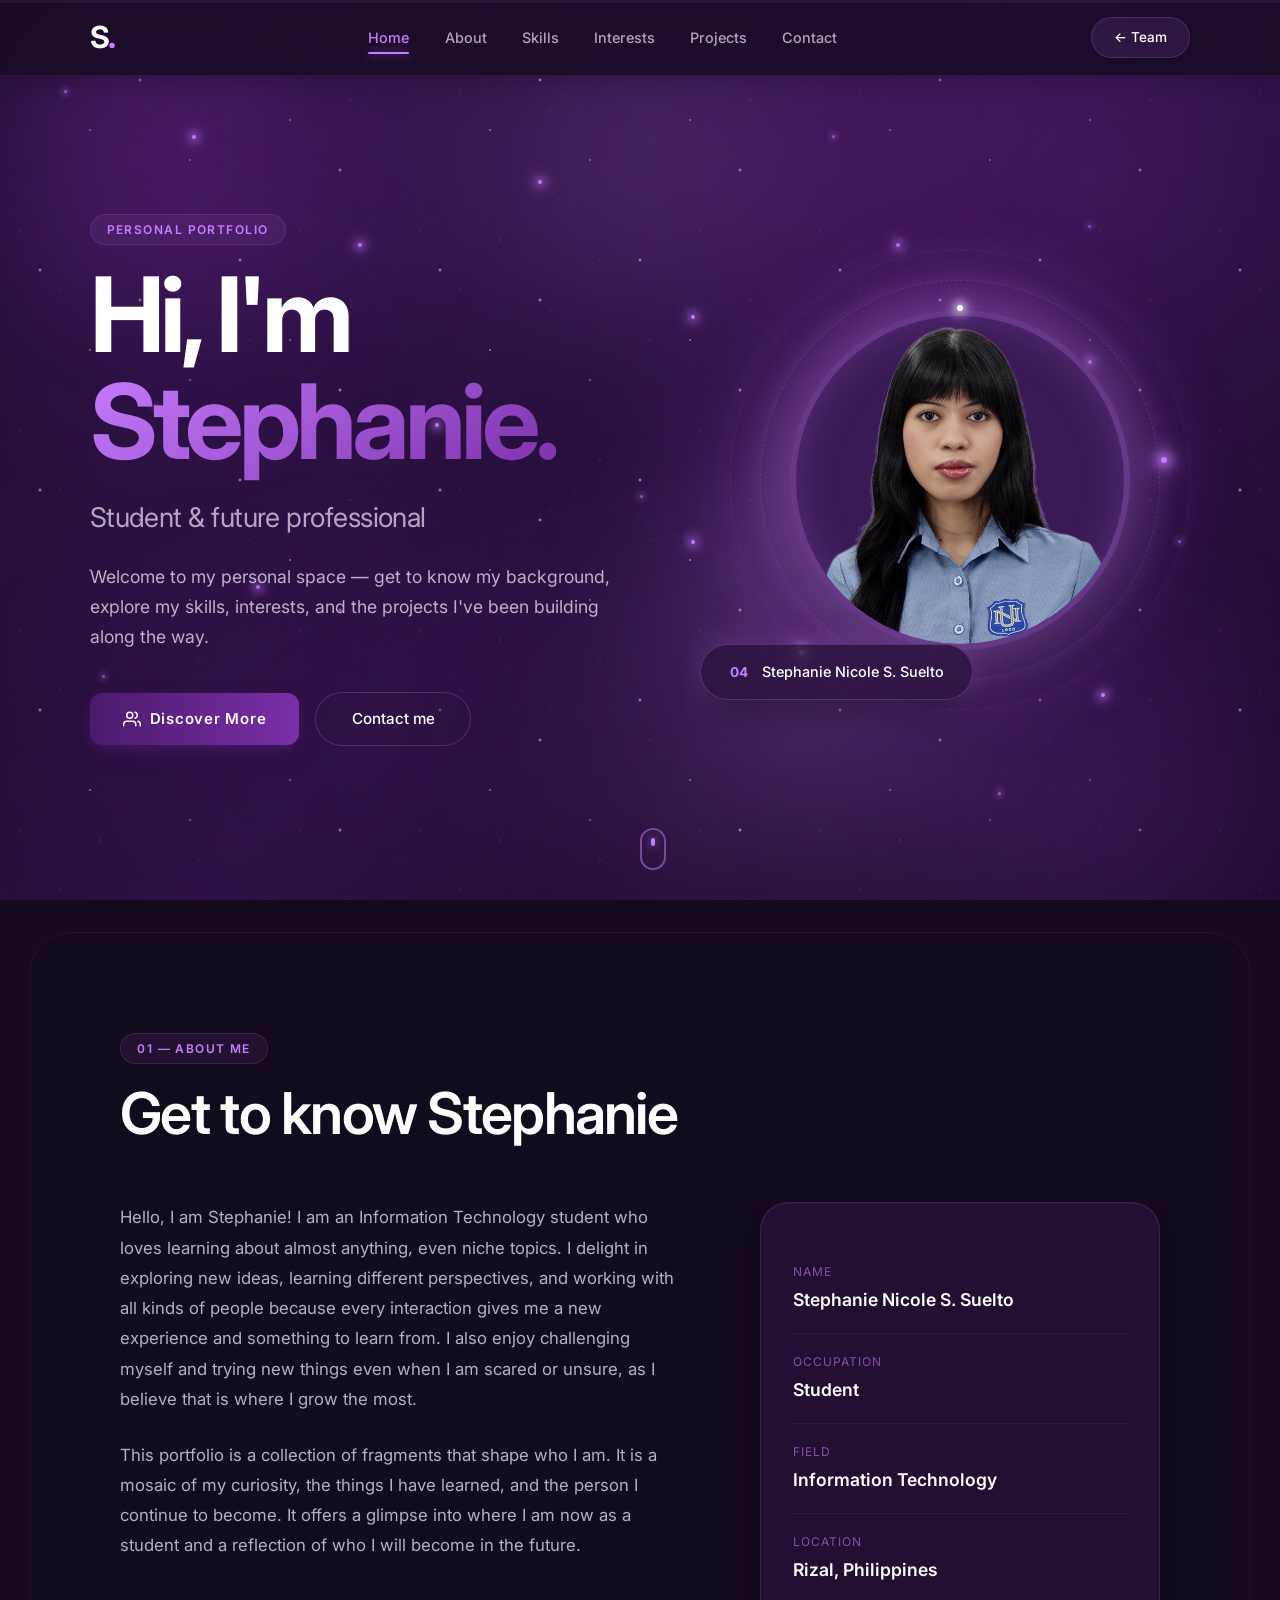
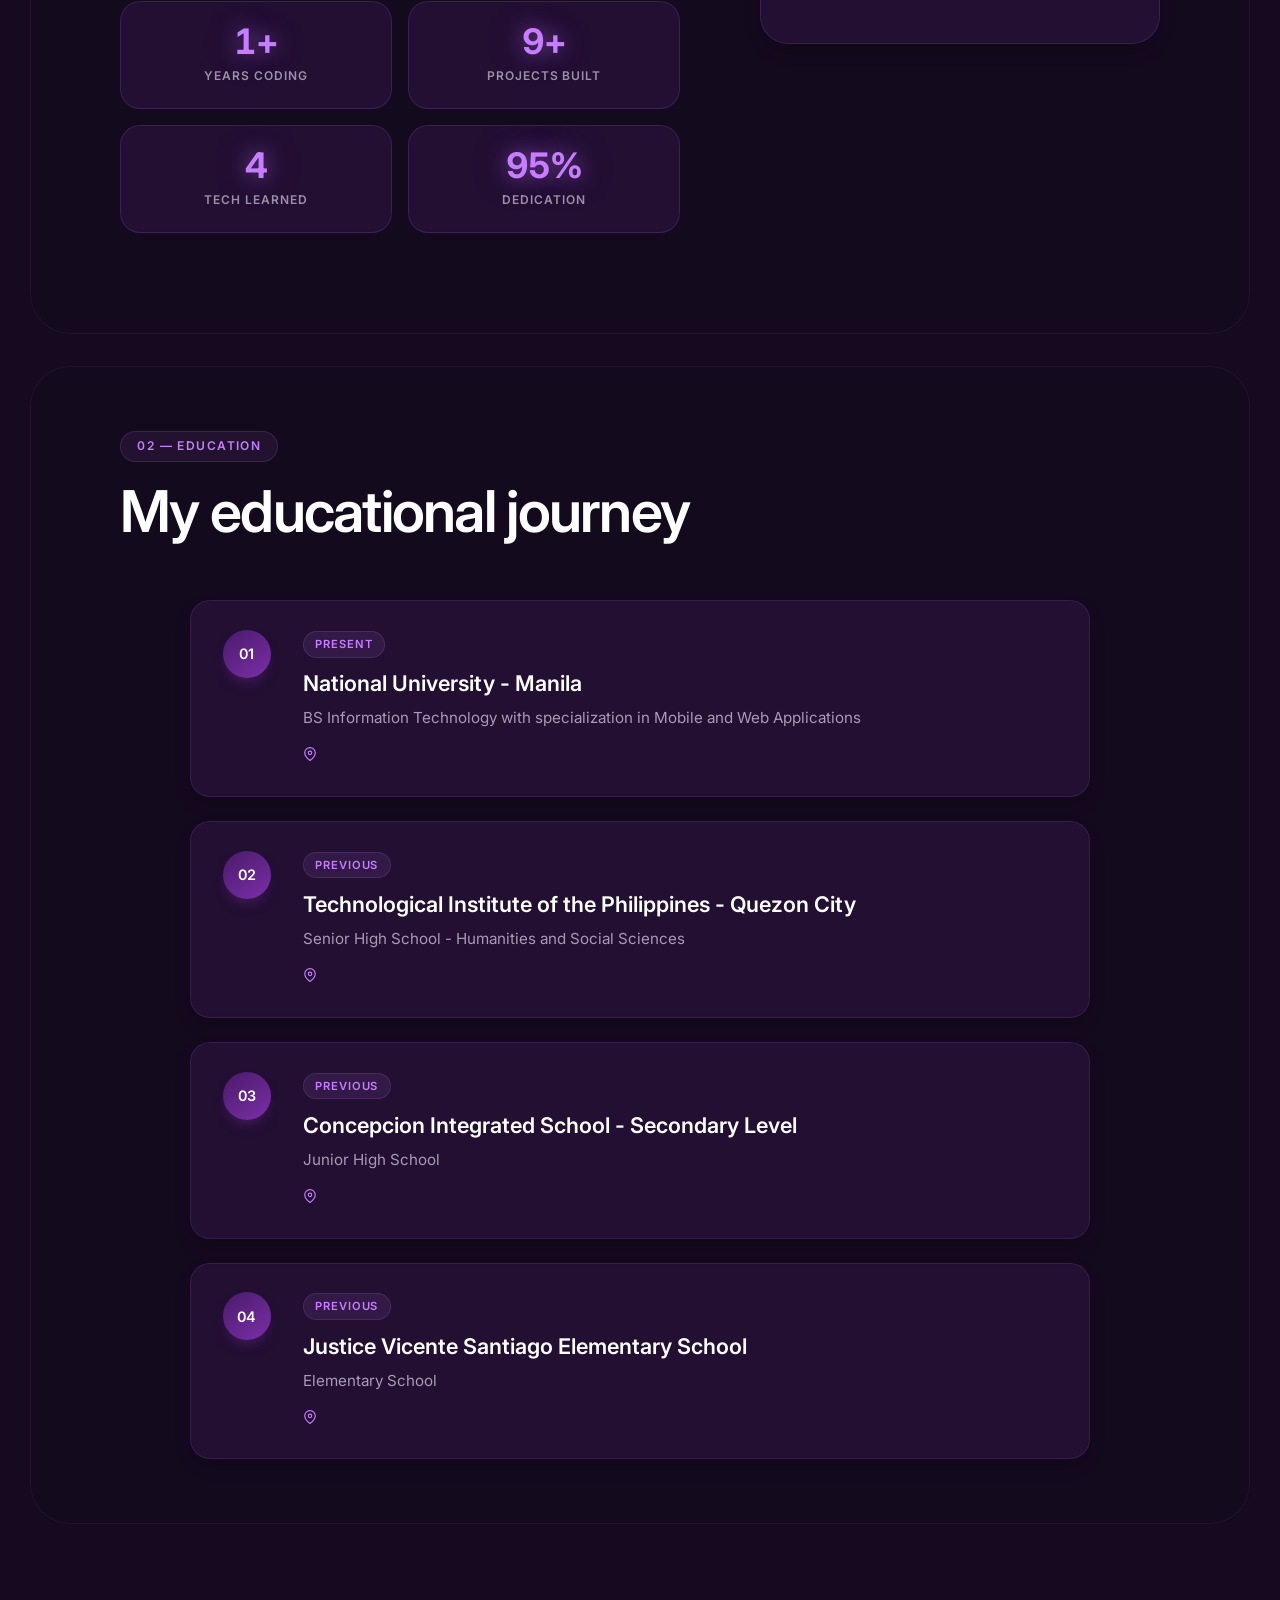
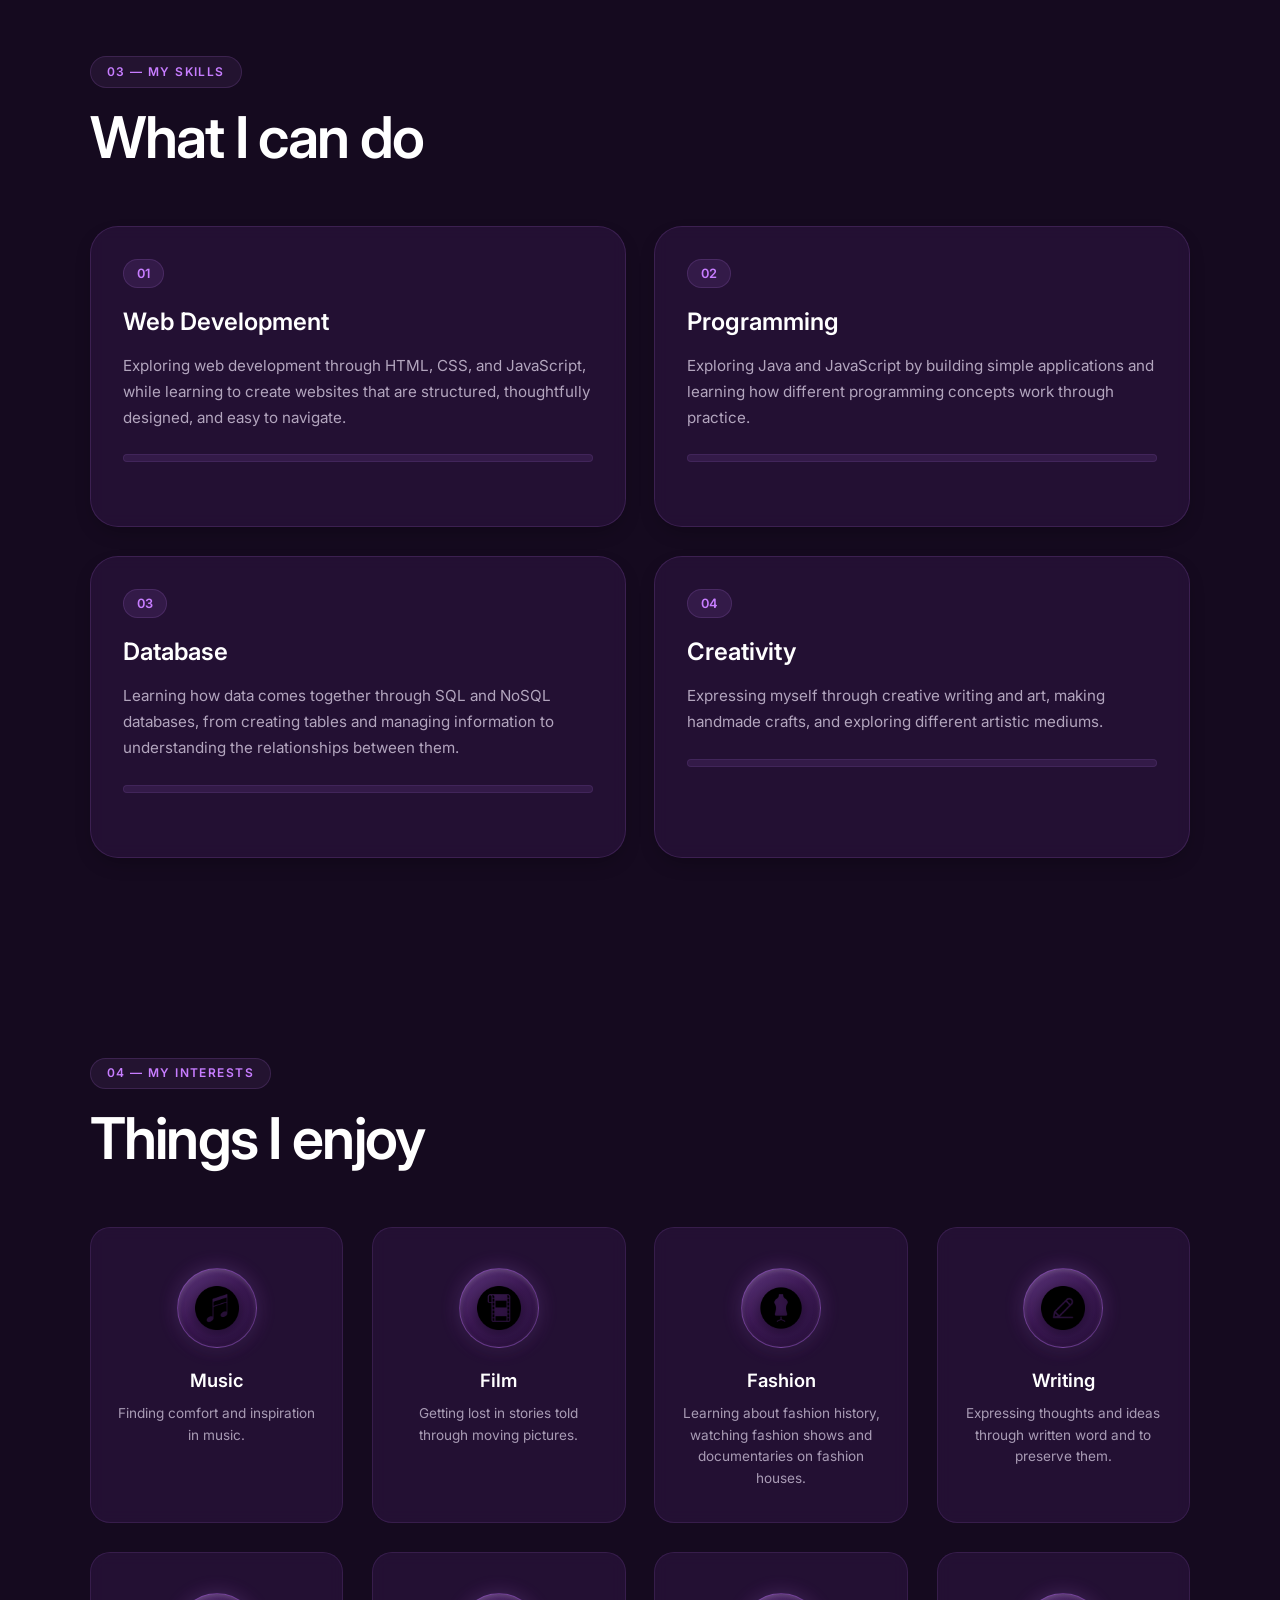
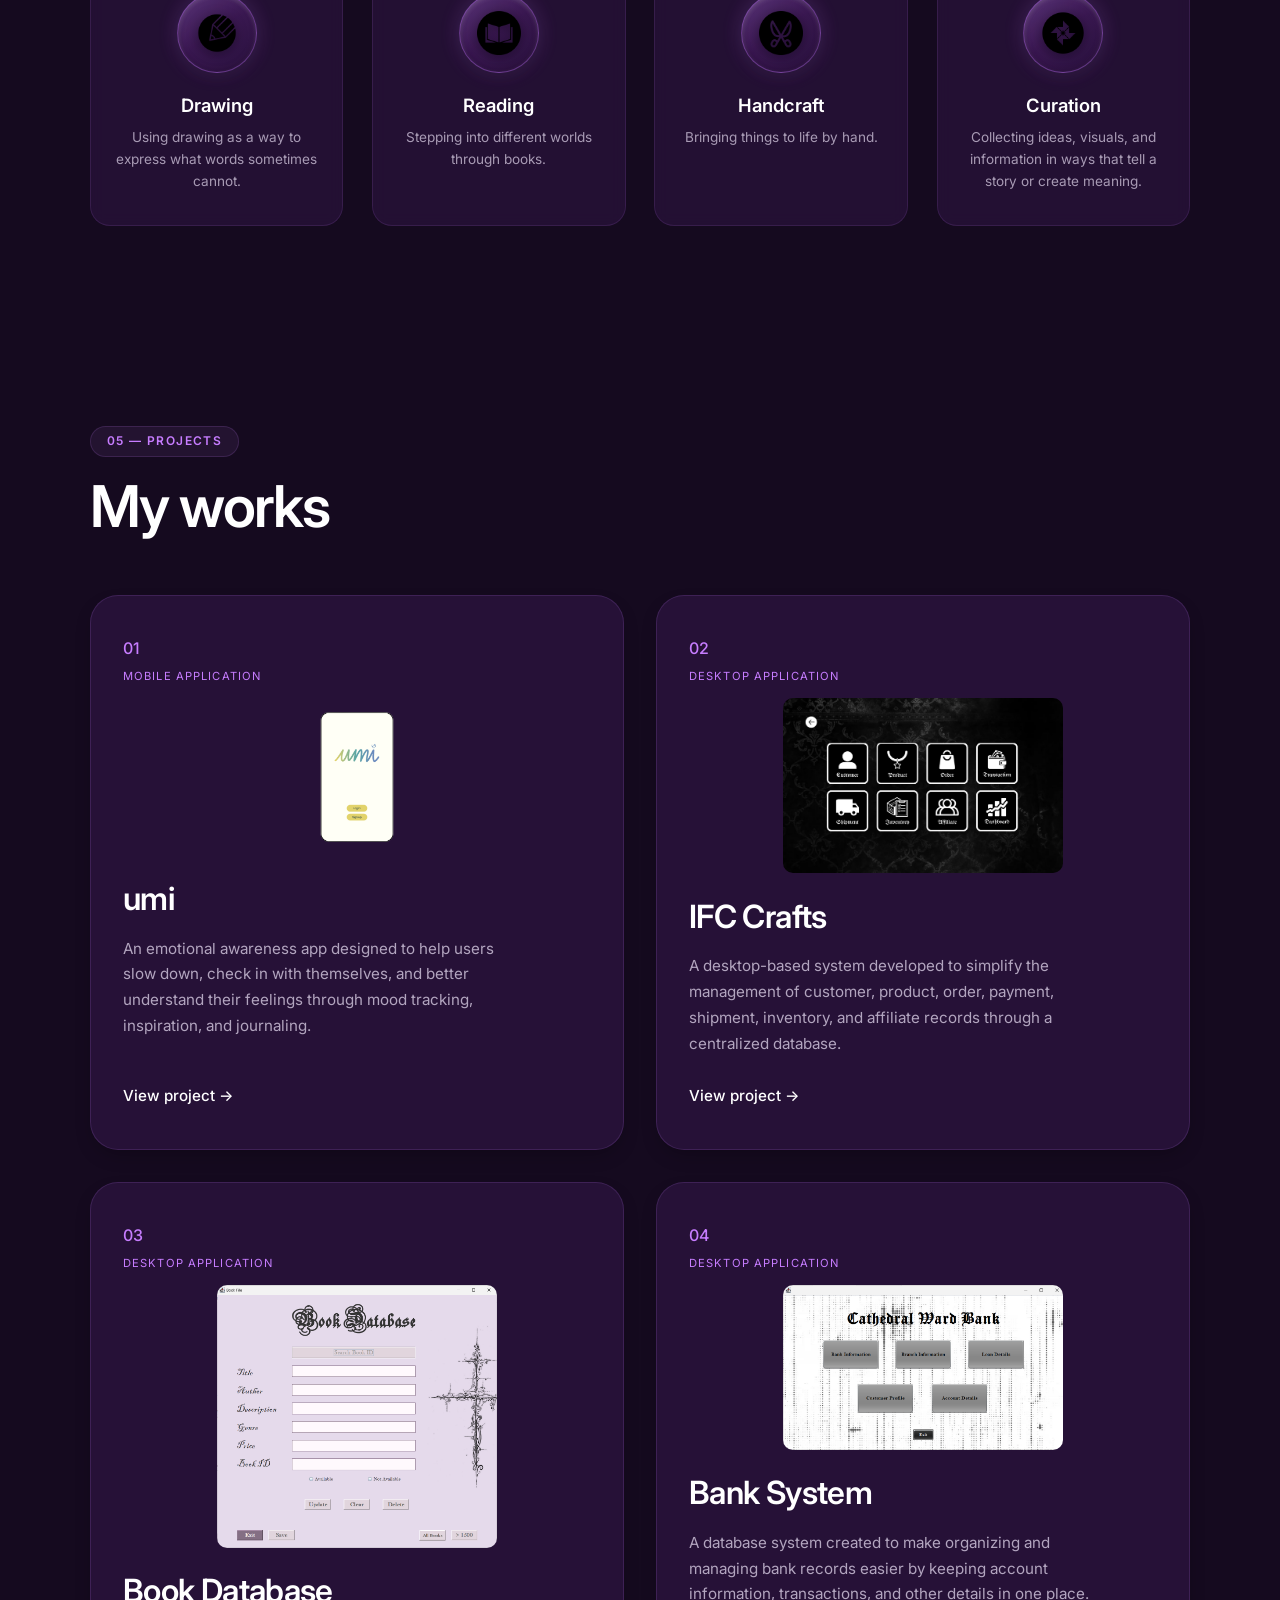
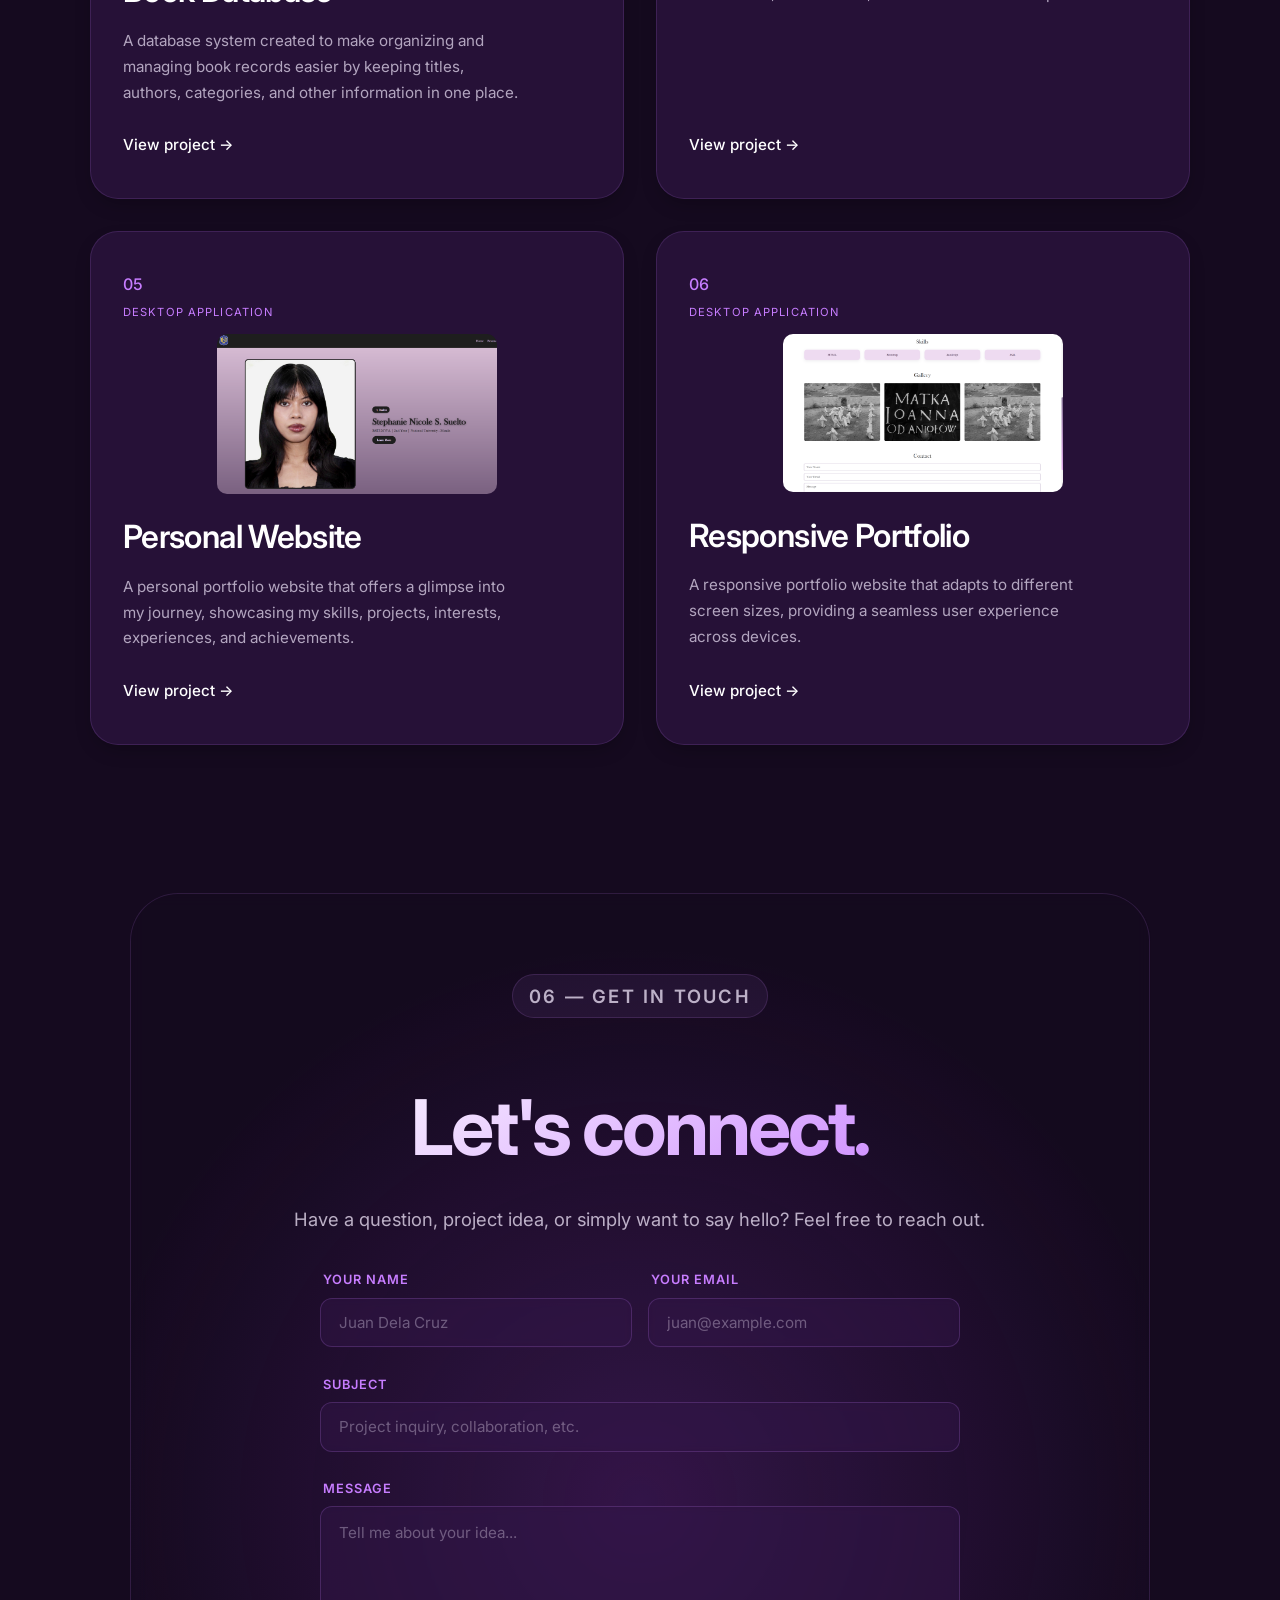
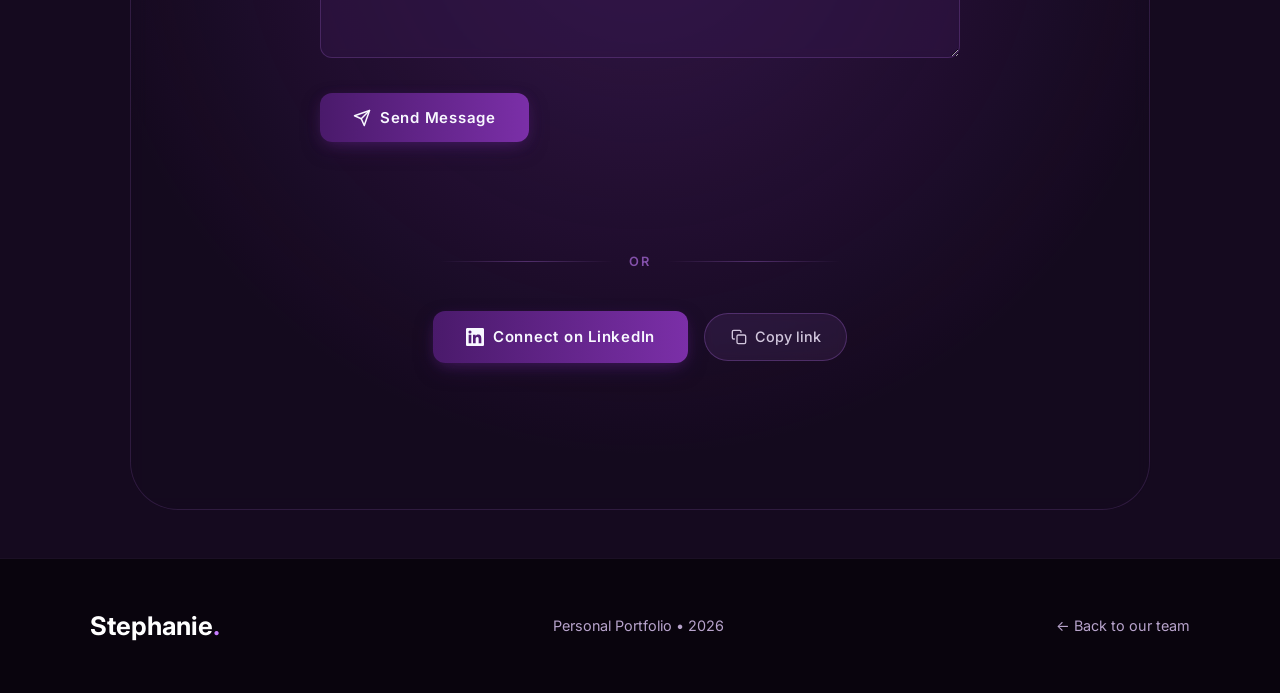
<file: Personal Website/Stephanie/index.html>
<!DOCTYPE html>
<html lang="en">
<head>
  <meta charset="UTF-8">
  <meta name="viewport" content="width=device-width, initial-scale=1.0">
  <meta name="description" content="Stephanie Nicole S. Suelto — Student & future professional. Personal portfolio.">
  <title>Stephanie · Cosmic Portfolio</title>

  <link rel="preconnect" href="https://fonts.googleapis.com">
  <link rel="preconnect" href="https://fonts.gstatic.com" crossorigin>
  <link href="https://fonts.googleapis.com/css2?family=Inter:opsz,wght@14..32,300;14..32,400;14..32,500;14..32,600;14..32,700&display=swap" rel="stylesheet">
  <link rel="stylesheet" href="style.css">
</head>
<body>

  <!-- ================= LOADING SCREEN (GREEN → PURPLE CROSSFADE) ================= -->
  <div class="loader" id="loader" aria-hidden="true">

    <!-- Green Layer (starting theme — from team page) -->
    <div class="loader-layer loader-layer-green">
      <div class="loader-content">
        <div class="loader-planet">
          <div class="loader-ring"></div>
          <div class="loader-ring"></div>
          <div class="loader-dot"></div>
        </div>
        <p class="loader-text">Loading the cosmos...</p>
        <div class="loader-progress">
          <div class="loader-progress-fill"></div>
        </div>
      </div>
    </div>

    <!-- Purple Layer (target theme — Stephanie's page) -->
    <div class="loader-layer loader-layer-purple">
      <div class="loader-content">
        <div class="loader-planet">
          <div class="loader-ring"></div>
          <div class="loader-ring"></div>
          <div class="loader-dot"></div>
        </div>
        <p class="loader-text">Welcome to my portfolio</p>
        <div class="loader-progress">
          <div class="loader-progress-fill"></div>
        </div>
      </div>
    </div>

  </div>

  <!-- ================= CURSOR TRAIL CANVAS ================= -->
  <canvas class="cursor-trail" id="cursorTrail" aria-hidden="true"></canvas>

  <!-- ================= SCROLL PROGRESS BAR ================= -->
  <div class="scroll-progress" aria-hidden="true">
    <div class="scroll-progress-fill"></div>
  </div>

  <!-- ================= COSMIC BACKGROUND ================= -->
  <div class="cosmic-bg" aria-hidden="true">
    <div class="starfield starfield-far"></div>
    <div class="starfield starfield-near"></div>

    <div class="nebula nebula-1"></div>
    <div class="nebula nebula-2"></div>
    <div class="nebula nebula-3"></div>

    <svg class="constellation" viewBox="0 0 1000 800" preserveAspectRatio="none">
      <line x1="150" y1="120" x2="280" y2="220" />
      <line x1="280" y1="220" x2="420" y2="160" />
      <line x1="420" y1="160" x2="540" y2="280" />
      <line x1="540" y1="280" x2="700" y2="220" />
      <line x1="700" y1="220" x2="850" y2="320" />
      <line x1="280" y1="220" x2="340" y2="380" />
      <line x1="340" y1="380" x2="200" y2="520" />
      <line x1="340" y1="380" x2="540" y2="480" />
      <line x1="540" y1="480" x2="720" y2="520" />
      <line x1="720" y1="520" x2="860" y2="620" />
    </svg>

    <span class="constellation-node" style="top: 15%; left: 15%;"></span>
    <span class="constellation-node" style="top: 27%; left: 28%;"></span>
    <span class="constellation-node" style="top: 20%; left: 42%;"></span>
    <span class="constellation-node" style="top: 35%; left: 54%;"></span>
    <span class="constellation-node" style="top: 27%; left: 70%;"></span>
    <span class="constellation-node" style="top: 40%; left: 85%;"></span>
    <span class="constellation-node" style="top: 47%; left: 34%;"></span>
    <span class="constellation-node" style="top: 65%; left: 20%;"></span>
    <span class="constellation-node" style="top: 60%; left: 54%;"></span>
    <span class="constellation-node" style="top: 65%; left: 72%;"></span>
    <span class="constellation-node" style="top: 77%; left: 86%;"></span>

    <span class="cosmic-dust dust-1"></span>
    <span class="cosmic-dust dust-2"></span>
    <span class="cosmic-dust dust-3"></span>
    <span class="cosmic-dust dust-4"></span>
    <span class="cosmic-dust dust-5"></span>
    <span class="cosmic-dust dust-6"></span>
    <span class="cosmic-dust dust-7"></span>
    <span class="cosmic-dust dust-8"></span>

    <div class="shooting-star shooting-1"></div>
    <div class="shooting-star shooting-2"></div>
    <div class="shooting-star shooting-3"></div>

    <div class="aurora aurora-1"></div>
    <div class="aurora aurora-2"></div>
  </div>


  <!-- ================= NAVBAR ================= -->
  <header class="navbar">
    <a href="../index.html" class="logo">S<span>.</span></a>
    <nav>
      <a href="#home" data-section="home">Home</a>
      <a href="#about" data-section="about">About</a>
      <a href="#skills" data-section="skills">Skills</a>
      <a href="#interests" data-section="interests">Interests</a>
      <a href="#projects" data-section="projects">Projects</a>
      <a href="#contact" data-section="contact">Contact</a>
    </nav>
    <a href="../index.html" class="back-button">← Team</a>
  </header>


  <!-- ================= HERO ================= -->
  <section id="home" class="hero">
    <div class="hero-content">
      <p class="eyebrow reveal reveal-delay-1">personal portfolio</p>
      <h1 class="reveal reveal-delay-2">Hi, I'm <span class="gradient-text">Stephanie.</span></h1>
      <h2 class="reveal reveal-delay-3">Student &amp; future professional</h2>
      <p class="intro reveal reveal-delay-4">
        Welcome to my personal space — get to know my background,
        explore my skills, interests, and the projects I've been
        building along the way.
      </p>
      <div class="hero-buttons reveal reveal-delay-5">
        <a href="#about" class="cssbuttons-io">
          <svg xmlns="http://www.w3.org/2000/svg" viewBox="0 0 24 24" fill="none" stroke="currentColor" stroke-width="2" stroke-linecap="round" stroke-linejoin="round">
            <path d="M17 21v-2a4 4 0 0 0-4-4H5a4 4 0 0 0-4 4v2"></path>
            <circle cx="9" cy="7" r="4"></circle>
            <path d="M23 21v-2a4 4 0 0 0-3-3.87"></path>
            <path d="M16 3.13a4 4 0 0 1 0 7.75"></path>
          </svg>
          <span>Discover More</span>
        </a>
        <a href="#contact" class="secondary-button">Contact me</a>
      </div>

      <a href="#about" class="scroll-indicator reveal reveal-delay-6" aria-label="Scroll down">
        <span></span>
      </a>
    </div>

    <div class="hero-image reveal reveal-delay-3">
      <div class="cosmic-glow" aria-hidden="true"></div>

      <div class="image-orbit orbit-1"></div>
      <div class="image-orbit orbit-2"></div>

      <div class="orbit-star star-1" aria-hidden="true"></div>
      <div class="orbit-star star-2" aria-hidden="true"></div>
      <div class="orbit-star star-3" aria-hidden="true"></div>

      <div class="image-circle">
        <img src="../images/Stephanie/snss.png" alt="Stephanie Nicole S. Suelto">
      </div>

      <div class="floating-card">
        <span>04</span>
        <p>Stephanie Nicole S. Suelto</p>
      </div>
    </div>
  </section>


  <!-- ================= ABOUT ================= -->
  <section id="about" class="about">
    <div class="section-heading">
      <p class="eyebrow">01 — about me</p>
      <h2>Get to know Stephanie</h2>
    </div>
    <div class="about-grid">
      <div class="about-text">
        <p>
          Hello, I am Stephanie! I am an Information Technology student who loves learning about almost anything, even niche topics. I delight in exploring new ideas, learning different perspectives, and working with all kinds of people because every interaction gives me a new experience and something to learn from. I also enjoy challenging myself and trying new things even when I am scared or unsure, as I believe that is where I grow the most.        </p>
        <p>
          This portfolio is a collection of fragments that shape who I am. It is a mosaic of my curiosity, the things I have learned, and the person I continue to become. It offers a glimpse into where I am now as a student and a reflection of who I will become in the future.  
        </p>

        <div class="stats-grid" id="statsGrid">
          <div class="stat-card">
            <div class="stat-number" data-target="2" data-suffix="+">0</div>
            <div class="stat-label">Years Coding</div>
          </div>
          <div class="stat-card">
            <div class="stat-number" data-target="10" data-suffix="+">0</div>
            <div class="stat-label">Projects Built</div>
          </div>
          <div class="stat-card">
            <div class="stat-number" data-target="5" data-suffix="">0</div>
            <div class="stat-label">Tech Learned</div>
          </div>
          <div class="stat-card">
            <div class="stat-number" data-target="100" data-suffix="%">0</div>
            <div class="stat-label">Dedication</div>
          </div>
        </div>
      </div>
      <div class="info-card">
        <div class="info-item">
          <span>Name</span>
          <strong>Stephanie Nicole S. Suelto</strong>
        </div>
        <div class="info-item">
          <span>Occupation</span>
          <strong>Student</strong>
        </div>
        <div class="info-item">
          <span>Field</span>
          <strong>Information Technology</strong>
        </div>
        <div class="info-item">
          <span>Location</span>
          <strong>Rizal, Philippines</strong>
        </div>
      </div>
    </div>
  </section>


  <!-- ================= EDUCATION ================= -->
  <section class="education">
    <div class="section-heading">
      <p class="eyebrow">02 — education</p>
      <h2>My educational journey</h2>
    </div>

    <div class="timeline">

      <a 
        href="https://www.google.com/maps/place/National+University-Manila/@14.6043164,120.918411,13z/data=!4m10!1m2!2m1!1sNational+University+Manila!3m6!1s0x3397c9fc11a6ceb3:0x9d4220dade0140ab!8m2!3d14.6043164!4d120.9946287!15sChpOYXRpb25hbCBVbml2ZXJzaXR5IE1hbmlsYVocIhpuYXRpb25hbCB1bml2ZXJzaXR5IG1hbmlsYZIBEnByaXZhdGVfdW5pdmVyc2l0eZoBI0NoWkRTVUhOTUc5blMwVkpRMEZuU1VSU2IzVjFNRTVSRUFF4AEA-gEECAAQTA!16zL20vMDc4bjhi?entry=ttu&g_ep=EgoyMDI2MDkwOS4wIKXMDSoASAFQAw%3D%3D"
        target="_blank"
        rel="noopener noreferrer"
        class="timeline-item"
      >

        <div class="timeline-number">01</div>
        <div class="timeline-content">
          <span class="timeline-badge">Present</span>
          <h3>National University - Manila</h3>
          <p>BS Information Technology with specialization in Mobile and Web Applications</p>
          <span class="timeline-location">
            <svg xmlns="http://www.w3.org/2000/svg" width="14" height="14" viewBox="0 0 24 24" fill="none" stroke="currentColor" stroke-width="2" stroke-linecap="round" stroke-linejoin="round">
              <path d="M21 10c0 7-9 13-9 13s-9-6-9-13a9 9 0 0 1 18 0z"></path>
              <circle cx="12" cy="10" r="3"></circle>
            </svg>
          </span>
        </div>
      </a>

      <a 
        href="https://www.google.com/maps/place/Technological+Institute+of+the+Philippines+-+Quezon+City/@14.625632,121.0596682,17z/data=!3m1!4b1!4m6!3m5!1s0x3397b796aecb8763:0xaa026ea7350f82e7!8m2!3d14.6256268!4d121.0622431!16s%2Fg%2F11xcs9xd5?entry=ttu&g_ep=EgoyMDI2MDkyMy4wIKXMDSoASAFQAw%3D%3D"
        target="_blank"
        rel="noopener noreferrer"
        class="timeline-item"
      >
        <div class="timeline-number">02</div>
        <div class="timeline-content">
          <span class="timeline-badge">Previous</span>
          <h3>Technological Institute of the Philippines - Quezon City</h3>
          <p>Senior High School - Humanities and Social Sciences</p>
          <span class="timeline-location">
            <svg xmlns="http://www.w3.org/2000/svg" width="14" height="14" viewBox="0 0 24 24" fill="none" stroke="currentColor" stroke-width="2" stroke-linecap="round" stroke-linejoin="round">
              <path d="M21 10c0 7-9 13-9 13s-9-6-9-13a9 9 0 0 1 18 0z"></path>
              <circle cx="12" cy="10" r="3"></circle>
            </svg>
          </span>
        </div>
      </a>

      <a 
        href="https://www.google.com/maps/place/Concepcion+Integrated+School/@14.648215,121.039029,13z/data=!4m6!3m5!1s0x3397b9c0a5fce62b:0x74e8cc33c912f8e1!8m2!3d14.6500055!4d121.1021316!16s%2Fg%2F1tdl3p1q?entry=ttu&g_ep=EgoyMDI2MDkyMy4wIKXMDSoASAFQAw%3D%3D"
        target="_blank"
        rel="noopener noreferrer"
        class="timeline-item"
      >
        <div class="timeline-number">03</div>
        <div class="timeline-content">
          <span class="timeline-badge">Previous</span>
          <h3>Concepcion Integrated School - Secondary Level</h3>
          <p>Junior High School</p>
          <span class="timeline-location">
            <svg xmlns="http://www.w3.org/2000/svg" width="14" height="14" viewBox="0 0 24 24" fill="none" stroke="currentColor" stroke-width="2" stroke-linecap="round" stroke-linejoin="round">
              <path d="M21 10c0 7-9 13-9 13s-9-6-9-13a9 9 0 0 1 18 0z"></path>
              <circle cx="12" cy="10" r="3"></circle>
            </svg>
          </span>
        </div>
      </a>

      <a 
        href="https://www.google.com/maps/place/Justice+Vicente+Santiago+Elementary+School/@14.6870895,121.1121684,17z/data=!3m1!4b1!4m6!3m5!1s0x3397bbc555555353:0x6815b803666e9311!8m2!3d14.6870843!4d121.1147433!16s%2Fg%2F11zg6lp5j?entry=ttu&g_ep=EgoyMDI2MDkyMy4wIKXMDSoASAFQAw%3D%3D"
        target="_blank"
        rel="noopener noreferrer"
        class="timeline-item"
      >
        <div class="timeline-number">04</div>
        <div class="timeline-content">
          <span class="timeline-badge">Previous</span>
          <h3>Justice Vicente Santiago Elementary School</h3>
          <p>Elementary School</p>
          <span class="timeline-location">
            <svg xmlns="http://www.w3.org/2000/svg" width="14" height="14" viewBox="0 0 24 24" fill="none" stroke="currentColor" stroke-width="2" stroke-linecap="round" stroke-linejoin="round">
              <path d="M21 10c0 7-9 13-9 13s-9-6-9-13a9 9 0 0 1 18 0z"></path>
              <circle cx="12" cy="10" r="3"></circle>
            </svg>
          </span>
        </div>
      </a>

    </div>
  </section>


  <!-- ================= SKILLS ================= -->
  <section id="skills" class="skills">
    <div class="section-heading">
      <p class="eyebrow">03 — my skills</p>
      <h2>What I can do</h2>
    </div>
    <div class="skills-grid">

      <div class="skill-card" style="--level: 85%;">
        <span>01</span>
        <h3>Web Development</h3>
        <p>Exploring web development through HTML, CSS, and JavaScript, while learning to create websites that are structured, thoughtfully designed, and easy to navigate.</p>
        <div class="progress"><div class="progress-fill"></div></div>
        <small class="progress-label">85%</small>
      </div>

      <div class="skill-card" style="--level: 80%;">
        <span>02</span>
        <h3>Programming</h3>
        <p>Exploring Java and JavaScript by building simple applications and learning how different programming concepts work through practice.</p>
        <div class="progress"><div class="progress-fill"></div></div>
        <small class="progress-label">80%</small>
      </div>

      <div class="skill-card" style="--level: 70%;">
        <span>03</span>
        <h3>Database</h3>
        <p>Learning how data comes together through SQL and NoSQL databases, from creating tables and managing information to understanding the relationships between them.</p>
        <div class="progress"><div class="progress-fill"></div></div>
        <small class="progress-label">70%</small>
      </div>

      <div class="skill-card" style="--level: 90%;">
        <span>04</span>
        <h3>Creativity</h3>
        <p>Expressing myself through creative writing and art, making handmade crafts, and exploring different artistic mediums.</p>
        <div class="progress"><div class="progress-fill"></div></div>
        <small class="progress-label">90%</small>
      </div>

    </div>
  </section>


  <!-- ================= HOBBIES / INTERESTS ================= -->
  <section id="hobbies" class="hobbies">
    <div class="section-heading">
      <p class="eyebrow">04 — my interests</p>
      <h2>Things I enjoy</h2>
    </div>
    <div class="hobbies-grid">

      <div class="hobby">
        <div class="hobby-icon">
          <img src="../images/Stephanie/s-m.png" alt="Music">
        </div>
        <h3>Music</h3>
        <p>Finding comfort and inspiration in music.</p>
      </div>

      <div class="hobby">
        <div class="hobby-icon">
          <img src="../images/Stephanie/s-fi.png" alt="Film">
        </div>
        <h3>Film</h3>
        <p>Getting lost in stories told through moving pictures.</p>
      </div>

      <div class="hobby">
        <div class="hobby-icon">
          <img src="../images/Stephanie/s-fs.png" alt="Fashion">
        </div>
        <h3>Fashion</h3>
        <p>Learning about fashion history, watching fashion shows and documentaries on fashion houses.</p>
      </div>

      <div class="hobby">
        <div class="hobby-icon">
          <img src="../images/Stephanie/s-w.png" alt="Writing">
        </div>
        <h3>Writing</h3>
        <p>Expressing thoughts and ideas through written word and to preserve them.</p>
      </div>

      <div class="hobby">
        <div class="hobby-icon">
          <img src="../images/Stephanie/s-d.png" alt="Drawing">
        </div>
        <h3>Drawing</h3>
        <p>Using drawing as a way to express what words sometimes cannot.</p>
      </div>

      <div class="hobby">
        <div class="hobby-icon">
          <img src="../images/Stephanie/s-r.png" alt="Reading">
        </div>
        <h3>Reading</h3>
        <p>Stepping into different worlds through books.</p>
      </div>

      <div class="hobby">
        <div class="hobby-icon">
          <img src="../images/Stephanie/s-hc.png" alt="Handcrafting">
        </div>
        <h3>Handcraft</h3>
        <p>Bringing things to life by hand.</p>
      </div>

      <div class="hobby">
        <div class="hobby-icon">
          <img src="../images/Stephanie/s-c.png" alt="Curating">
        </div>
        <h3>Curation</h3>
        <p>Collecting ideas, visuals, and information in ways that tell a story or create meaning.</p>
      </div>


    </div>
  </section>


  <!-- ================= PROJECTS ================= -->
  <section id="projects" class="projects">
    <div class="section-heading">
      <p class="eyebrow">05 — projects</p>
      <h2>My works</h2>
    </div>
    <div class="projects-grid">
      <article class="project-card">
        <div>
          <div class="project-number">01</div>
          <span>Mobile Application</span>
          <img src="../images/Stephanie/s-umi.png" alt="umi" class="project-image">
          <h3>umi</h3>
          <p>An emotional awareness app designed to help users slow down, check in with themselves, and better understand their feelings through mood tracking, inspiration, and journaling.</p>
        </div>
        <a href="https://drive.google.com/file/d/1KIxfaR0kStjCvW9yR7LClRoLEs0H3lOV/view" class="project-link" target="_blank" rel="noopener noreferrer">View project →</a>
      </article>

      <article class="project-card">
        <div>
          <div class="project-number">02</div>
          <span>Desktop Application</span>
          <img src="../images/Stephanie/s-ifc.jpg" alt="IFC-Crafts" class="project-image">
          <h3>IFC Crafts</h3>
          <p>A desktop-based system developed to simplify the management of customer, product, order, payment, shipment, inventory, and affiliate records through a centralized database.</p>
        </div>
        <a href="https://github.com/snss000/Projects/blob/main/IFC-Crafts-main.zip" class="project-link" target="_blank" rel="noopener noreferrer">View project →</a>
      </article>

      <article class="project-card">
        <div>
          <div class="project-number">03</div>
          <span>Desktop Application</span>
          <img src="../images/Stephanie/s-bod.png" alt="Book Database" class="project-image">
          <h3>Book Database</h3>
          <p>A database system created to make organizing and managing book records easier by keeping titles, authors, categories, and other information in one place.</p>
        </div>
        <a href="https://github.com/snss000/Projects/tree/main/JavaProject_Book_DB" class="project-link" target="_blank" rel="noopener noreferrer">View project →</a>
      </article>

      <article class="project-card">
        <div>
          <div class="project-number">04</div>
          <span>Desktop Application</span>
          <img src="../images/Stephanie/s-bad.png" alt="Bank System" class="project-image">
          <h3>Bank System</h3>
          <p>A database system created to make organizing and managing bank records easier by keeping account information, transactions, and other details in one place.</p>
        </div>
        <a href="https://github.com/snss000/Projects/tree/main/BankSystemGUI1" class="project-link" target="_blank" rel="noopener noreferrer">View project →</a>
      </article>

      <article class="project-card">
        <div>
          <div class="project-number">05</div>
          <span>Desktop Application</span>
          <img src="../images/Stephanie/s-sp.png" alt="Personal Website" class="project-image">
          <h3>Personal Website</h3>
          <p>A personal portfolio website that offers a glimpse into my journey, showcasing my skills, projects, interests, experiences, and achievements.</p>
        </div>
        <a href="https://github.com/snss000/Projects/tree/main/JavaProject_Book_DB" class="project-link" target="_blank" rel="noopener noreferrer">View project →</a>
      </article>

      <article class="project-card">
        <div>
          <div class="project-number">06</div>
          <span>Desktop Application</span>
          <img src="../images/Stephanie/s-rp.png" alt="Personal Website" class="project-image">
          <h3>Responsive Portfolio</h3>
          <p>A responsive portfolio website that adapts to different screen sizes, providing a seamless user experience across devices.</p>
        </div>
        <a href="https://github.com/snss000/Projects/tree/main/CTWBDEVL_Suelto_LabAct7" class="project-link" target="_blank" rel="noopener noreferrer">View project →</a>
      </article>

    </div>
  </section>


  <!-- ================= CONTACT ================= -->
  <section id="contact" class="contact">
    <div class="contact-content">
      <p class="eyebrow">06 — get in touch</p>
      <h2>Let's connect.</h2>
      <p>Have a question, project idea, or simply want to say hello? Feel free to reach out.</p>

      <form class="contact-form" id="contactForm" novalidate>
        <div class="form-row">
          <div class="form-group">
            <label for="name">Your Name</label>
            <input type="text" id="name" name="name" placeholder="Juan Dela Cruz" autocomplete="name" required>
            <span class="form-error" data-error-for="name"></span>
          </div>
          <div class="form-group">
            <label for="email">Your Email</label>
            <input type="email" id="email" name="email" placeholder="juan@example.com" autocomplete="email" required>
            <span class="form-error" data-error-for="email"></span>
          </div>
        </div>

        <div class="form-group">
          <label for="subject">Subject</label>
          <input type="text" id="subject" name="subject" placeholder="Project inquiry, collaboration, etc." required>
          <span class="form-error" data-error-for="subject"></span>
        </div>

        <div class="form-group">
          <label for="message">Message</label>
          <textarea id="message" name="message" rows="5" placeholder="Tell me about your idea..." required></textarea>
          <span class="form-error" data-error-for="message"></span>
        </div>

        <button type="submit" class="cssbuttons-io" id="submitBtn">
          <svg xmlns="http://www.w3.org/2000/svg" viewBox="0 0 24 24" fill="none" stroke="currentColor" stroke-width="2" stroke-linecap="round" stroke-linejoin="round">
            <line x1="22" y1="2" x2="11" y2="13"></line>
            <polygon points="22 2 15 22 11 13 2 9 22 2"></polygon>
          </svg>
          <span>Send Message</span>
        </button>

        <div class="form-success" id="formSuccess" role="status" aria-live="polite">
          <svg xmlns="http://www.w3.org/2000/svg" width="20" height="20" viewBox="0 0 24 24" fill="none" stroke="currentColor" stroke-width="2.5" stroke-linecap="round" stroke-linejoin="round">
            <path d="M22 11.08V12a10 10 0 1 1-5.93-9.14"></path>
            <polyline points="22 4 12 14.01 9 11.01"></polyline>
          </svg>
          <span>Message sent successfully! I'll get back to you soon.</span>
        </div>
      </form>

      <div class="contact-divider">
        <span>or</span>
      </div>

      <div class="contact-actions">
        <a href="https://www.linkedin.com/in/stephanie-nicole-suelto-4b7b1843b/" class="cssbuttons-io" target="_blank" rel="noopener noreferrer">
          <svg xmlns="http://www.w3.org/2000/svg" viewBox="0 0 24 24" fill="currentColor" width="1.2em" height="1.2em">
            <path d="M20.447 20.452h-3.554v-5.569c0-1.328-.027-3.037-1.852-3.037-1.853 0-2.136 1.445-2.136 2.939v5.667H9.351V9h3.414v1.561h.046c.477-.9 1.637-1.85 3.37-1.85 3.601 0 4.267 2.37 4.267 5.455v6.286zM5.337 7.433a2.062 2.062 0 01-2.063-2.065 2.064 2.064 0 112.063 2.065zm1.782 13.019H3.555V9h3.564v11.452zM22.225 0H1.771C.792 0 0 .774 0 1.729v20.542C0 23.227.792 24 1.771 24h20.451C23.2 24 24 23.227 24 22.271V1.729C24 .774 23.2 0 22.222 0h.003z"/>
          </svg>
          <span>Connect on LinkedIn</span>
        </a>
        <button class="copy-link" data-copy="https://www.linkedin.com/in/stephanie-nicole-suelto-4b7b1843b/" type="button">
          <svg xmlns="http://www.w3.org/2000/svg" width="16" height="16" viewBox="0 0 24 24" fill="none" stroke="currentColor" stroke-width="2" stroke-linecap="round" stroke-linejoin="round">
            <rect x="9" y="9" width="13" height="13" rx="2" ry="2"></rect>
            <path d="M5 15H4a2 2 0 0 1-2-2V4a2 2 0 0 1 2-2h9a2 2 0 0 1 2 2v1"></path>
          </svg>
          <span>Copy link</span>
        </button>
      </div>

      <div class="copy-notification" role="status" aria-live="polite">
        <span>✓ Link copied to clipboard!</span>
      </div>
    </div>
  </section>


  <!-- ================= FOOTER ================= -->
  <footer>
    <div><strong>Stephanie<span>.</span></strong></div>
    <p>Personal Portfolio • 2026</p>
    <a href="../index.html">← Back to our team</a>
  </footer>


  <!-- ================= BACK TO TOP BUTTON ================= -->
  <button class="back-to-top" aria-label="Back to top" type="button">
    <svg xmlns="http://www.w3.org/2000/svg" width="20" height="20" viewBox="0 0 24 24" fill="none" stroke="currentColor" stroke-width="2.5" stroke-linecap="round" stroke-linejoin="round">
      <polyline points="18 15 12 9 6 15"></polyline>
    </svg>
  </button>


  <!-- ================= SCRIPTS ================= -->
  <script>
    /* ============ 0. LOADING SCREEN ============ */
    (function () {
      const loader = document.getElementById('loader');
      if (!loader) return;

      const startTime = Date.now();

      window.addEventListener('load', function () {
        const elapsed = Date.now() - startTime;
        const remaining = Math.max(0, 2800 - elapsed);

        setTimeout(function () {
          loader.classList.add('loaded');
          document.body.classList.add('loaded');

          setTimeout(function () {
            loader.style.display = 'none';
          }, 900);
        }, remaining);
      });

      setTimeout(function () {
        if (!loader.classList.contains('loaded')) {
          loader.classList.add('loaded');
          document.body.classList.add('loaded');
          setTimeout(function () {
            loader.style.display = 'none';
          }, 900);
        }
      }, 5000);
    })();


    /* ============ 1. CURSOR TRAIL (PURPLE COSMIC LINE) ============ */
    (function () {
      const canvas = document.getElementById('cursorTrail');
      if (!canvas) return;

      const hasHover = window.matchMedia('(hover: hover) and (pointer: fine)').matches;
      if (!hasHover) {
        canvas.style.display = 'none';
        return;
      }

      const ctx = canvas.getContext('2d');
      let width = 0;
      let height = 0;
      let dpr = window.devicePixelRatio || 1;

      function resize() {
        width = window.innerWidth;
        height = window.innerHeight;
        canvas.width = width * dpr;
        canvas.height = height * dpr;
        canvas.style.width = width + 'px';
        canvas.style.height = height + 'px';
        ctx.scale(dpr, dpr);
      }
      resize();
      window.addEventListener('resize', resize);

      const trail = [];
      const MAX_LENGTH = 30;
      const FADE_SPEED = 0.03;

      let mouseX = 0;
      let mouseY = 0;
      let lastMouseX = 0;
      let lastMouseY = 0;

      document.addEventListener('mousemove', function (e) {
        mouseX = e.clientX;
        mouseY = e.clientY;

        const dx = mouseX - lastMouseX;
        const dy = mouseY - lastMouseY;
        const dist = Math.sqrt(dx * dx + dy * dy);

        if (dist > 2) {
          trail.push({
            x: mouseX,
            y: mouseY,
            life: 1,
            size: Math.min(6, 2 + dist * 0.15)
          });

          if (trail.length > MAX_LENGTH) {
            trail.shift();
          }

          lastMouseX = mouseX;
          lastMouseY = mouseY;
        }
      });

      function draw() {
        ctx.clearRect(0, 0, width, height);

        for (let i = trail.length - 1; i >= 0; i--) {
          const point = trail[i];
          point.life -= FADE_SPEED;

          if (point.life <= 0) {
            trail.splice(i, 1);
            continue;
          }

          const alpha = point.life;
          const size = point.size * point.life;

          /* 💜 PURPLE trail colors */
          const gradient = ctx.createRadialGradient(
            point.x, point.y, 0,
            point.x, point.y, size * 3
          );
          gradient.addColorStop(0, `rgba(199, 125, 255, ${alpha * 0.9})`);
          gradient.addColorStop(0.4, `rgba(123, 47, 168, ${alpha * 0.5})`);
          gradient.addColorStop(1, 'rgba(74, 26, 107, 0)');

          ctx.beginPath();
          ctx.fillStyle = gradient;
          ctx.arc(point.x, point.y, size * 3, 0, Math.PI * 2);
          ctx.fill();

          ctx.beginPath();
          ctx.fillStyle = `rgba(255, 255, 255, ${alpha * 0.8})`;
          ctx.arc(point.x, point.y, size * 0.6, 0, Math.PI * 2);
          ctx.fill();
        }

        if (trail.length > 1) {
          ctx.beginPath();
          ctx.moveTo(trail[0].x, trail[0].y);

          for (let i = 1; i < trail.length; i++) {
            const p = trail[i];
            const prev = trail[i - 1];
            const midX = (p.x + prev.x) / 2;
            const midY = (p.y + prev.y) / 2;
            ctx.quadraticCurveTo(prev.x, prev.y, midX, midY);
          }

          const last = trail[trail.length - 1];
          const first = trail[0];
          const lineGradient = ctx.createLinearGradient(
            first.x, first.y, last.x, last.y
          );
          lineGradient.addColorStop(0, 'rgba(199, 125, 255, 0)');
          lineGradient.addColorStop(0.5, 'rgba(199, 125, 255, 0.3)');
          lineGradient.addColorStop(1, 'rgba(199, 125, 255, 0)');

          ctx.strokeStyle = lineGradient;
          ctx.lineWidth = 1.5;
          ctx.lineCap = 'round';
          ctx.stroke();
        }

        requestAnimationFrame(draw);
      }

      draw();
    })();


    /* ============ 2. NAVBAR AUTO-HIDE ============ */
    (function () {
      const navbar = document.querySelector('.navbar');
      if (!navbar) return;

      let lastScrollY = window.scrollY;
      let isHoveringTop = false;
      let ticking = false;
      const SCROLL_THRESHOLD = 80;

      document.addEventListener('mousemove', function (e) {
        const isInTopZone = e.clientY < 100;
        if (isInTopZone !== isHoveringTop) {
          isHoveringTop = isInTopZone;
          updateNavbar();
        }
      });

      window.addEventListener('scroll', function () {
        if (!ticking) {
          window.requestAnimationFrame(function () {
            updateNavbar();
            ticking = false;
          });
          ticking = true;
        }
      });

      function updateNavbar() {
        const currentScrollY = window.scrollY;

        if (currentScrollY < SCROLL_THRESHOLD) {
          navbar.classList.remove('navbar-hidden');
          lastScrollY = currentScrollY;
          return;
        }

        if (isHoveringTop) {
          navbar.classList.remove('navbar-hidden');
          lastScrollY = currentScrollY;
          return;
        }

        if (currentScrollY > lastScrollY) {
          navbar.classList.add('navbar-hidden');
        } else {
          navbar.classList.remove('navbar-hidden');
        }

        lastScrollY = currentScrollY;
      }
    })();


    /* ============ 3. SCROLL PROGRESS BAR ============ */
    (function () {
      const progressFill = document.querySelector('.scroll-progress-fill');
      if (!progressFill) return;

      let ticking = false;

      function updateProgress() {
        const scrollTop = window.scrollY;
        const docHeight = document.documentElement.scrollHeight - window.innerHeight;
        const percent = docHeight > 0 ? (scrollTop / docHeight) * 100 : 0;
        progressFill.style.width = percent + '%';
        ticking = false;
      }

      window.addEventListener('scroll', function () {
        if (!ticking) {
          window.requestAnimationFrame(updateProgress);
          ticking = true;
        }
      });

      updateProgress();
    })();


    /* ============ 4. ACTIVE SECTION HIGHLIGHT ============ */
    (function () {
      const navLinks = document.querySelectorAll('.navbar nav a[data-section]');
      const sections = document.querySelectorAll('section[id]');
      if (!navLinks.length || !sections.length) return;

      const observer = new IntersectionObserver(function (entries) {
        entries.forEach(function (entry) {
          if (entry.isIntersecting) {
            const id = entry.target.getAttribute('id');
            navLinks.forEach(function (link) {
              link.classList.toggle('active', link.dataset.section === id);
            });
          }
        });
      }, {
        rootMargin: '-45% 0px -45% 0px',
        threshold: 0
      });

      sections.forEach(function (section) {
        observer.observe(section);
      });
    })();


    /* ============ 5. BACK TO TOP BUTTON ============ */
    (function () {
      const btn = document.querySelector('.back-to-top');
      if (!btn) return;

      let ticking = false;

      function toggleBtn() {
        if (window.scrollY > 500) {
          btn.classList.add('visible');
        } else {
          btn.classList.remove('visible');
        }
        ticking = false;
      }

      window.addEventListener('scroll', function () {
        if (!ticking) {
          window.requestAnimationFrame(toggleBtn);
          ticking = true;
        }
      });

      btn.addEventListener('click', function () {
        window.scrollTo({ top: 0, behavior: 'smooth' });
      });

      toggleBtn();
    })();


    /* ============ 6. COPY TO CLIPBOARD ============ */
    (function () {
      const copyBtn = document.querySelector('.copy-link');
      const notification = document.querySelector('.copy-notification');
      if (!copyBtn || !notification) return;

      let hideTimer;

      copyBtn.addEventListener('click', function () {
        const text = copyBtn.dataset.copy;

        if (!text || text === '#') return;

        navigator.clipboard.writeText(text).then(function () {
          copyBtn.classList.add('copied');
          notification.classList.add('show');

          clearTimeout(hideTimer);
          hideTimer = setTimeout(function () {
            copyBtn.classList.remove('copied');
            notification.classList.remove('show');
          }, 2200);
        }).catch(function (err) {
          console.error('Copy failed:', err);
        });
      });
    })();


    /* ============ 7. ANIMATED STATS COUNTER ============ */
    (function () {
      const statsGrid = document.getElementById('statsGrid');
      if (!statsGrid) return;

      const statNumbers = statsGrid.querySelectorAll('.stat-number');
      let started = false;

      function animateCounter(el) {
        const target = parseInt(el.dataset.target, 10);
        const suffix = el.dataset.suffix || '';
        const duration = 1800;
        const startTime = performance.now();

        function update(now) {
          const elapsed = now - startTime;
          const progress = Math.min(elapsed / duration, 1);

          const eased = 1 - Math.pow(1 - progress, 3);
          const current = Math.floor(eased * target);

          el.textContent = current + suffix;

          if (progress < 1) {
            requestAnimationFrame(update);
          } else {
            el.textContent = target + suffix;
          }
        }

        requestAnimationFrame(update);
      }

      const observer = new IntersectionObserver(function (entries) {
        entries.forEach(function (entry) {
          if (entry.isIntersecting && !started) {
            started = true;
            statNumbers.forEach(function (el, index) {
              setTimeout(function () {
                animateCounter(el);
              }, index * 150);
            });
            observer.disconnect();
          }
        });
      }, {
        threshold: 0.3
      });

      observer.observe(statsGrid);
    })();


    /* ============ 8. CONTACT FORM VALIDATION ============ */
    (function () {
      const form = document.getElementById('contactForm');
      const successBox = document.getElementById('formSuccess');
      const submitBtn = document.getElementById('submitBtn');
      if (!form) return;

      const FORMSPREE_ENDPOINT = 'https://formspree.io/f/mkjgyyan';

      const validators = {
        name: function (value) {
          if (!value.trim()) return 'Please enter your name.';
          if (value.trim().length < 2) return 'Name must be at least 2 characters.';
          if (value.trim().length > 60) return 'Name is too long.';
          if (!/^[a-zA-Z\s.'-]+$/.test(value.trim())) return 'Name contains invalid characters.';
          return '';
        },
        email: function (value) {
          if (!value.trim()) return 'Please enter your email.';
          const emailRegex = /^[^\s@]+@[^\s@]+\.[^\s@]{2,}$/;
          if (!emailRegex.test(value.trim())) return 'Please enter a valid email address.';
          return '';
        },
        subject: function (value) {
          if (!value.trim()) return 'Please enter a subject.';
          if (value.trim().length < 3) return 'Subject must be at least 3 characters.';
          if (value.trim().length > 100) return 'Subject is too long.';
          return '';
        },
        message: function (value) {
          if (!value.trim()) return 'Please enter your message.';
          if (value.trim().length < 10) return 'Message must be at least 10 characters.';
          if (value.trim().length > 1000) return 'Message is too long (max 1000 characters).';
          return '';
        }
      };

      function getFieldWrapper(input) { return input.closest('.form-group'); }
      function getErrorSpan(fieldName) { return form.querySelector('[data-error-for="' + fieldName + '"]'); }

      function showError(fieldName, message) {
        const input = form.querySelector('[name="' + fieldName + '"]');
        const wrapper = getFieldWrapper(input);
        const errorSpan = getErrorSpan(fieldName);
        if (wrapper) wrapper.classList.add('has-error');
        if (errorSpan) errorSpan.textContent = message;
      }

      function clearError(fieldName) {
        const input = form.querySelector('[name="' + fieldName + '"]');
        const wrapper = getFieldWrapper(input);
        const errorSpan = getErrorSpan(fieldName);
        if (wrapper) wrapper.classList.remove('has-error');
        if (errorSpan) errorSpan.textContent = '';
      }

      function validateField(fieldName) {
        const input = form.querySelector('[name="' + fieldName + '"]');
        if (!input) return true;
        const error = validators[fieldName](input.value);
        if (error) { showError(fieldName, error); return false; }
        else { clearError(fieldName); return true; }
      }

      Object.keys(validators).forEach(function (fieldName) {
        const input = form.querySelector('[name="' + fieldName + '"]');
        if (!input) return;
        input.addEventListener('blur', function () {
          if (input.value.trim()) validateField(fieldName);
        });
        input.addEventListener('input', function () {
          if (input.closest('.form-group').classList.contains('has-error')) validateField(fieldName);
        });
      });

      form.addEventListener('submit', function (e) {
        e.preventDefault();
        let isValid = true;
        let firstInvalidField = null;

        Object.keys(validators).forEach(function (fieldName) {
          const fieldValid = validateField(fieldName);
          if (!fieldValid && !firstInvalidField) firstInvalidField = form.querySelector('[name="' + fieldName + '"]');
          if (!fieldValid) isValid = false;
        });

        if (!isValid) {
          if (firstInvalidField) firstInvalidField.focus();
          return;
        }

        submitBtn.disabled = true;
        const originalText = submitBtn.querySelector('span').textContent;
        submitBtn.querySelector('span').textContent = 'Sending...';

        fetch(FORMSPREE_ENDPOINT, {
          method: 'POST',
          headers: {
            'Accept': 'application/json',
            'Content-Type': 'application/json'
          },
          body: JSON.stringify({
            name: form.name.value.trim(),
            email: form.email.value.trim(),
            subject: form.subject.value.trim(),
            message: form.message.value.trim()
          })
        })
        .then(function (response) {
          if (response.ok) {
            successBox.classList.add('show');
            form.reset();
            Object.keys(validators).forEach(clearError);

            setTimeout(function () {
              successBox.classList.remove('show');
            }, 5000);
          } else {
            return response.json().then(function (data) {
              const errorMsg = (data.errors && data.errors[0] && data.errors[0].message)
                ? data.errors[0].message
                : 'Something went wrong. Please try again.';
              alert('Error: ' + errorMsg);
            });
          }
        })
        .catch(function (error) {
          alert('Network error: ' + error.message + '\nPlease check your internet connection.');
        })
        .finally(function () {
          submitBtn.disabled = false;
          submitBtn.querySelector('span').textContent = originalText;
        });
      });
    })();
  </script>

</body>
</html>
</file>
<file: Personal Website/Fiona/style.css>
﻿/* ================= RESET & GLOBAL ================= */
* {
  margin: 0;
  padding: 0;
  box-sizing: border-box;
}

html {
  scroll-behavior: smooth;
}

body {
  font-family: 'Inter', system-ui, -apple-system, sans-serif;
  background: #16090d;
  color: #f8e8ea;
  line-height: 1.5;
  -webkit-font-smoothing: antialiased;
  overflow-x: hidden;
}

a {
  text-decoration: none;
  color: inherit;
}

img {
  display: block;
  max-width: 100%;
}

/* ================= DESIGN TOKENS ================= */
:root {
  --primary: #8f2535;
  --primary-soft: #d45a6a;
  --accent: #ff9aa5;
  --accent-glow: rgba(255, 154, 165, 0.4);
  --surface: rgba(38, 20, 20, 0.7);
  --surface-muted: rgba(21, 10, 10, 0.6);
  --border-light: rgba(255, 154, 165, 0.15);
  --border-bright: rgba(255, 154, 165, 0.4);
  --text-main: #ffffff;
  --text-soft: rgba(248, 232, 234, 0.75);
  --text-faint: rgba(248, 232, 234, 0.5);
  --radius-xl: 28px;
  --radius-lg: 20px;
  --radius-md: 16px;
  --shadow-sm: 0 8px 20px -6px rgba(0, 0, 0, 0.3);
  --shadow-md: 0 20px 35px -10px rgba(0, 0, 0, 0.5);
  --shadow-glow: 0 0 30px rgba(255, 154, 165, 0.3), 0 0 60px rgba(255, 154, 165, 0.15);
  --transition: all 0.3s cubic-bezier(0.22, 1, 0.36, 1);
}

/* ================= COSMIC BACKGROUND ================= */
.cosmic-bg {
  position: fixed;
  inset: 0;
  z-index: -1;
  overflow: hidden;
  pointer-events: none;
  background:
    radial-gradient(circle at 20% 30%, #35151d 0%, transparent 50%),
    radial-gradient(circle at 80% 70%, #2b1118 0%, transparent 55%),
    linear-gradient(135deg, #16090d 0%, #241016 50%, #1d0c12 100%);
}

.starfield {
  position: absolute;
  inset: 0;
  background-repeat: repeat;
}

.starfield-far {
  background-image:
    radial-gradient(1px 1px at 20px 30px, rgba(255, 255, 255, 0.5), transparent),
    radial-gradient(1px 1px at 60px 90px, rgba(255, 255, 255, 0.4), transparent),
    radial-gradient(1px 1px at 100px 40px, rgba(255, 255, 255, 0.6), transparent),
    radial-gradient(1px 1px at 150px 110px, rgba(255, 255, 255, 0.4), transparent),
    radial-gradient(1px 1px at 200px 60px, rgba(255, 255, 255, 0.5), transparent),
    radial-gradient(1px 1px at 250px 140px, rgba(255, 255, 255, 0.4), transparent),
    radial-gradient(1px 1px at 300px 30px, rgba(255, 255, 255, 0.5), transparent),
    radial-gradient(1px 1px at 350px 100px, rgba(255, 255, 255, 0.6), transparent);
  background-size: 400px 200px;
  animation: twinkle 8s ease-in-out infinite alternate;
  opacity: 0.6;
}

.starfield-near {
  background-image:
    radial-gradient(2px 2px at 40px 50px, rgba(255, 255, 255, 0.9), transparent),
    radial-gradient(1.5px 1.5px at 90px 130px, rgba(255, 255, 255, 0.8), transparent),
    radial-gradient(2px 2px at 140px 80px, rgba(255, 255, 255, 0.9), transparent),
    radial-gradient(1.5px 1.5px at 190px 160px, rgba(255, 255, 255, 0.7), transparent),
    radial-gradient(2px 2px at 240px 40px, rgba(255, 255, 255, 0.9), transparent),
    radial-gradient(1.5px 1.5px at 290px 120px, rgba(255, 255, 255, 0.8), transparent),
    radial-gradient(2px 2px at 340px 170px, rgba(255, 255, 255, 0.9), transparent);
  background-size: 400px 220px;
  animation: twinkle 5s ease-in-out infinite alternate 1s;
  opacity: 0.9;
}

@keyframes twinkle {
  0%   { opacity: 0.4; }
  100% { opacity: 1; }
}

.nebula {
  position: absolute;
  border-radius: 50%;
  filter: blur(80px);
  opacity: 0.5;
  animation: nebulaFloat 20s ease-in-out infinite;
}

.nebula-1 {
  width: 500px;
  height: 500px;
  background: radial-gradient(circle, #7a2533 0%, transparent 70%);
  top: -100px;
  left: -100px;
}

.nebula-2 {
  width: 600px;
  height: 600px;
  background: radial-gradient(circle, #661a29 0%, transparent 70%);
  bottom: -200px;
  right: -150px;
  animation-delay: 5s;
}

.nebula-3 {
  width: 400px;
  height: 400px;
  background: radial-gradient(circle, #c45a6a 0%, transparent 70%);
  top: 40%;
  left: 50%;
  animation-delay: 10s;
}

@keyframes nebulaFloat {
  0%, 100% { transform: translate(0, 0) scale(1); }
  33%      { transform: translate(40px, -30px) scale(1.1); }
  66%      { transform: translate(-30px, 40px) scale(0.95); }
}

.constellation {
  position: absolute;
  inset: 0;
  width: 100%;
  height: 100%;
  opacity: 0.35;
  pointer-events: none;
}

.constellation line {
  stroke: rgba(255, 154, 165, 0.4);
  stroke-width: 0.5;
  stroke-dasharray: 3 5;
  animation: constellationPulse 6s ease-in-out infinite alternate;
}

@keyframes constellationPulse {
  0%   { opacity: 0.2; }
  100% { opacity: 0.6; }
}

.constellation-node {
  position: absolute;
  width: 4px;
  height: 4px;
  background: #ff9aa5;
  border-radius: 50%;
  box-shadow:
    0 0 8px 2px rgba(255, 154, 165, 0.8),
    0 0 16px 4px rgba(255, 154, 165, 0.4);
  animation: nodePulse 4s ease-in-out infinite;
  pointer-events: none;
}

.constellation-node:nth-child(odd) { animation-delay: 1s; }
.constellation-node:nth-child(3n) { animation-delay: 2s; }

@keyframes nodePulse {
  0%, 100% { transform: scale(1); opacity: 0.7; }
  50%      { transform: scale(1.5); opacity: 1; }
}

.cosmic-dust {
  position: absolute;
  width: 3px;
  height: 3px;
  background: rgba(255, 154, 165, 0.7);
  border-radius: 50%;
  box-shadow: 0 0 6px 2px rgba(255, 154, 165, 0.4);
  animation: dustFloat 12s ease-in-out infinite;
  pointer-events: none;
}

.dust-1 { top: 10%; left: 5%; animation-delay: 0s; }
.dust-2 { top: 25%; left: 85%; animation-delay: 1.5s; }
.dust-3 { top: 45%; left: 12%; animation-delay: 3s; }
.dust-4 { top: 60%; left: 92%; animation-delay: 4.5s; }
.dust-5 { top: 75%; left: 8%; animation-delay: 6s; }
.dust-6 { top: 88%; left: 78%; animation-delay: 7.5s; }
.dust-7 { top: 55%; left: 50%; animation-delay: 9s; }
.dust-8 { top: 15%; left: 65%; animation-delay: 10.5s; }

@keyframes dustFloat {
  0%, 100% { transform: translate(0, 0) scale(1); opacity: 0.3; }
  25%      { transform: translate(20px, -30px) scale(1.3); opacity: 0.8; }
  50%      { transform: translate(-15px, -60px) scale(1); opacity: 0.5; }
  75%      { transform: translate(25px, -40px) scale(1.4); opacity: 0.9; }
}

.shooting-star {
  position: absolute;
  width: 2px;
  height: 2px;
  background: #ffffff;
  border-radius: 50%;
  box-shadow:
    0 0 4px 1px rgba(255, 255, 255, 1),
    0 0 8px 2px rgba(255, 255, 255, 0.8),
    0 0 14px 4px rgba(255, 154, 165, 0.6),
    0 0 24px 6px rgba(255, 154, 165, 0.3);
  opacity: 0;
  will-change: transform, opacity;
}

.shooting-star::before {
  content: '';
  position: absolute;
  top: 50%;
  right: 0;
  width: 220px;
  height: 1.5px;
  background: linear-gradient(
    270deg,
    rgba(255, 255, 255, 0) 0%,
    rgba(255, 255, 255, 0.15) 20%,
    rgba(255, 180, 187, 0.5) 50%,
    rgba(255, 180, 187, 0.9) 80%,
    rgba(255, 255, 255, 1) 100%
  );
  transform: translateY(-50%);
  transform-origin: right center;
  filter: blur(0.3px);
  border-radius: 50%;
}

.shooting-star::after {
  content: '';
  position: absolute;
  top: 50%;
  right: 0;
  width: 220px;
  height: 6px;
  background: linear-gradient(
    270deg,
    transparent 0%,
    rgba(255, 154, 165, 0.15) 40%,
    rgba(255, 154, 165, 0.4) 100%
  );
  transform: translateY(-50%);
  filter: blur(4px);
  border-radius: 50%;
}

.shooting-1 {
  top: 8%;
  left: 15%;
  animation: meteorFall1 8s ease-in infinite;
  animation-delay: 2s;
}

.shooting-2 {
  top: 25%;
  left: 55%;
  animation: meteorFall2 11s ease-in infinite;
  animation-delay: 6s;
}

.shooting-3 {
  top: 5%;
  left: 75%;
  animation: meteorFall3 14s ease-in infinite;
  animation-delay: 10s;
}

@keyframes meteorFall1 {
  0%   { opacity: 0; transform: translate(0, 0) rotate(45deg); }
  5%   { opacity: 1; }
  25%  { opacity: 1; transform: translate(200px, 200px) rotate(45deg); }
  40%  { opacity: 1; transform: translate(400px, 400px) rotate(45deg); }
  50%  { opacity: 0; transform: translate(500px, 500px) rotate(45deg); }
  100% { opacity: 0; transform: translate(500px, 500px) rotate(45deg); }
}

@keyframes meteorFall2 {
  0%   { opacity: 0; transform: translate(0, 0) rotate(35deg); }
  5%   { opacity: 1; }
  30%  { opacity: 1; transform: translate(300px, 210px) rotate(35deg); }
  45%  { opacity: 1; transform: translate(500px, 350px) rotate(35deg); }
  55%  { opacity: 0; transform: translate(600px, 420px) rotate(35deg); }
  100% { opacity: 0; transform: translate(600px, 420px) rotate(35deg); }
}

@keyframes meteorFall3 {
  0%   { opacity: 0; transform: translate(0, 0) rotate(50deg); }
  5%   { opacity: 1; }
  35%  { opacity: 1; transform: translate(400px, 480px) rotate(50deg); }
  55%  { opacity: 1; transform: translate(650px, 780px) rotate(50deg); }
  65%  { opacity: 0; transform: translate(750px, 900px) rotate(50deg); }
  100% { opacity: 0; transform: translate(750px, 900px) rotate(50deg); }
}

.aurora {
  position: absolute;
  width: 100%;
  height: 300px;
  filter: blur(80px);
  opacity: 0.25;
  pointer-events: none;
}

.aurora-1 {
  top: 0;
  left: 0;
  background: linear-gradient(90deg,
    transparent 0%,
    rgba(122, 37, 51, 0.6) 30%,
    rgba(196, 90, 106, 0.8) 50%,
    rgba(122, 37, 51, 0.6) 70%,
    transparent 100%
  );
  animation: auroraMove 20s ease-in-out infinite;
}

.aurora-2 {
  bottom: 0;
  left: 0;
  background: linear-gradient(90deg,
    transparent 0%,
    rgba(102, 26, 41, 0.5) 40%,
    rgba(255, 154, 165, 0.7) 60%,
    transparent 100%
  );
  animation: auroraMove 25s ease-in-out infinite reverse;
}

@keyframes auroraMove {
  0%, 100% { transform: translateX(-20%) scaleX(1); opacity: 0.2; }
  50%      { transform: translateX(20%) scaleX(1.3); opacity: 0.4; }
}


/* ================= LAYOUT ================= */
section {
  padding: 100px 7%;
  max-width: 1400px;
  margin: 0 auto;
  position: relative;
}

.section-heading {
  margin-bottom: 3.5rem;
}

.section-heading .eyebrow,
.eyebrow {
  display: inline-block;
  font-size: 0.75rem;
  font-weight: 600;
  letter-spacing: 0.12em;
  text-transform: uppercase;
  color: #ff9aa5;
  background: rgba(255, 154, 165, 0.08);
  padding: 0.35rem 1rem;
  border-radius: 40px;
  margin-bottom: 1rem;
  border: 1px solid rgba(255, 154, 165, 0.15);
}

.section-heading h2 {
  font-size: clamp(2.2rem, 5vw, 3.6rem);
  font-weight: 600;
  line-height: 1.15;
  letter-spacing: -0.03em;
  color: #ffffff;
}


/* ================= NAVBAR ================= */
.navbar {
  position: fixed;
  top: 0;
  left: 0;
  width: 100%;
  padding: 0 7%;
  height: 76px;
  display: flex;
  align-items: center;
  justify-content: space-between;
  background: #150a0abf;
  backdrop-filter: blur(12px);
  -webkit-backdrop-filter: blur(12px);
  border-bottom: 1px solid rgba(255, 154, 165, 0.1);
  box-shadow: 0 4px 20px rgba(0, 0, 0, 0.2);
  z-index: 1000;
  transition:
    transform 0.4s cubic-bezier(0.22, 1, 0.36, 1),
    opacity 0.4s ease,
    background 0.4s ease;
}

.navbar-hidden {
  transform: translateY(-100%);
  opacity: 0;
  pointer-events: none;
}

.navbar:hover,
.navbar-hidden:hover {
  transform: translateY(0);
  opacity: 1;
  pointer-events: auto;
  background: rgba(21, 10, 10, 0.9);
}

.logo {
  font-size: 1.9rem;
  font-weight: 700;
  letter-spacing: -0.04em;
  color: #ffffff;
}

.logo span {
  color: #ff9aa5;
  font-weight: 800;
}

.navbar nav {
  display: flex;
  gap: 2.2rem;
}

.navbar nav a {
  font-size: 0.9rem;
  font-weight: 500;
  color: rgba(248, 232, 234, 0.7);
  transition: var(--transition);
  position: relative;
}

.navbar nav a::after {
  content: '';
  position: absolute;
  bottom: -6px;
  left: 0;
  width: 0;
  height: 2px;
  background: #ff9aa5;
  border-radius: 2px;
  transition: width 0.25s ease;
}

.navbar nav a:hover {
  color: #ff9aa5;
}

.navbar nav a:hover::after {
  width: 100%;
}

.navbar nav a.active {
  color: #ff9aa5;
}

.navbar nav a.active::after {
  width: 100%;
  box-shadow: 0 0 10px rgba(255, 154, 165, 0.6);
}

.back-button {
  font-size: 0.85rem;
  font-weight: 500;
  padding: 0.6rem 1.4rem;
  border-radius: 40px;
  background: rgba(255, 154, 165, 0.1);
  border: 1px solid rgba(255, 154, 165, 0.2);
  color: #ffffff;
  transition: var(--transition);
  box-shadow: var(--shadow-sm);
}

.back-button:hover {
  background: var(--primary-soft);
  border-color: var(--primary-soft);
  color: #160909;
  transform: translateY(-2px);
  box-shadow: var(--shadow-glow);
}


/* ================= HERO ================= */
.hero {
  display: flex;
  align-items: center;
  justify-content: space-between;
  gap: 4rem;
  min-height: 100vh;
  padding-top: 140px;
  padding-bottom: 80px;
  background:
    radial-gradient(circle at 85% 20%, rgba(122, 37, 51, 0.25), transparent 45%),
    radial-gradient(circle at 15% 70%, rgba(102, 26, 41, 0.2), transparent 40%);
}

.hero-content {
  flex: 1 1 500px;
  max-width: 680px;
}

.hero h1 {
  font-size: clamp(3.4rem, 9vw, 6.5rem);
  font-weight: 700;
  line-height: 1.02;
  letter-spacing: -0.045em;
  margin-bottom: 1.5rem;
  color: #ffffff;
}

.hero h1 span {
  background: linear-gradient(145deg, #ff9aa5, #d45a6a);
  -webkit-background-clip: text;
  -webkit-text-fill-color: transparent;
  background-clip: text;
}

.hero h2 {
  font-size: 1.7rem;
  font-weight: 400;
  color: rgba(248, 232, 234, 0.7);
  margin-bottom: 1.5rem;
  letter-spacing: -0.02em;
}

.intro {
  font-size: 1.1rem;
  color: rgba(248, 232, 234, 0.75);
  max-width: 540px;
  margin-bottom: 2.5rem;
  line-height: 1.7;
}

.hero-buttons {
  display: flex;
  gap: 1rem;
  flex-wrap: wrap;
  align-items: center;
}


/* =========================================
   PRIMARY BUTTON — "Discover More"
========================================= */
.cssbuttons-io {
  position: relative;
  font-family: inherit;
  font-weight: 600;
  font-size: 15px;
  letter-spacing: 0.05em;
  border-radius: 0.8em;
  cursor: pointer;
  border: none;
  background: linear-gradient(to right, #661a29, #8f2535);
  color: rgb(255, 248, 248);
  overflow: hidden;
  display: inline-flex;
  align-items: center;
  padding: 1em 2.2em;
  transition: transform 0.3s ease, box-shadow 0.3s ease;
  box-shadow:
    0 8px 25px -8px rgba(102, 26, 41, 0.5),
    0 4px 15px -4px rgba(143, 37, 53, 0.4);
  z-index: 1;
  text-decoration: none;
}

.cssbuttons-io svg {
  width: 1.2em;
  height: 1.2em;
  margin-right: 0.6em;
  transition: transform 0.3s ease;
  flex-shrink: 0;
}

.cssbuttons-io::before {
  content: '';
  position: absolute;
  inset: 0;
  background: linear-gradient(to right, #8f2535, #d45a6a);
  opacity: 0;
  transition: opacity 0.4s ease;
  z-index: -1;
}

.cssbuttons-io::after {
  content: '';
  position: absolute;
  top: 0;
  left: -100%;
  width: 100%;
  height: 100%;
  background: linear-gradient(
    90deg,
    transparent,
    rgba(255, 255, 255, 0.3),
    transparent
  );
  transition: left 0.6s ease;
}

.cssbuttons-io span {
  position: relative;
  z-index: 2;
}

.cssbuttons-io:hover {
  transform: translateY(-3px);
  box-shadow:
    0 15px 35px -10px rgba(102, 26, 41, 0.7),
    0 8px 25px -6px rgba(143, 37, 53, 0.5),
    0 0 60px -10px rgba(255, 154, 165, 0.6);
}

.cssbuttons-io:hover::before {
  opacity: 1;
}

.cssbuttons-io:hover::after {
  left: 100%;
}

.cssbuttons-io:hover svg {
  transform: scale(1.15) rotate(-8deg);
}

.cssbuttons-io:active {
  transform: translateY(-1px);
}


/* =========================================
   SECONDARY BUTTON — "Contact me"
========================================= */
.secondary-button {
  display: inline-flex;
  align-items: center;
  justify-content: center;
  padding: 0.9rem 2.2rem;
  border-radius: 50px;
  font-size: 0.95rem;
  font-weight: 500;
  transition: var(--transition);
  cursor: pointer;
  border: 1.5px solid rgba(255, 154, 165, 0.25);
  background: rgba(38, 20, 20, 0.4);
  backdrop-filter: blur(4px);
  color: #ffffff;
  position: relative;
  overflow: hidden;
}

.secondary-button::before {
  content: '';
  position: absolute;
  inset: -2px;
  border-radius: 50px;
  background: radial-gradient(circle at center, rgba(255, 154, 165, 0.4), transparent 70%);
  opacity: 0;
  transition: opacity 0.4s ease;
  pointer-events: none;
  z-index: -1;
}

.secondary-button:hover {
  border-color: #ff9aa5;
  color: #ff9aa5;
  background: rgba(38, 20, 20, 0.7);
  transform: translateY(-3px);
  box-shadow:
    0 0 20px rgba(255, 154, 165, 0.4),
    0 0 40px rgba(255, 154, 165, 0.2),
    0 0 60px rgba(255, 154, 165, 0.1);
}

.secondary-button:hover::before {
  opacity: 1;
}


/* ================= HERO IMAGE ================= */
.hero-image {
  flex: 0 0 460px;
  position: relative;
  display: flex;
  align-items: center;
  justify-content: center;
  width: 460px;
  height: 460px;
}

.cosmic-glow {
  position: absolute;
  top: 50%;
  left: 50%;
  transform: translate(-50%, -50%);
  width: 520px;
  height: 520px;
  border-radius: 50%;
  background: radial-gradient(circle, rgba(196, 90, 106, 0.35) 0%, transparent 60%);
  filter: blur(50px);
  z-index: 0;
  animation: cosmicPulse 6s ease-in-out infinite;
  pointer-events: none;
}

@keyframes cosmicPulse {
  0%, 100% { transform: translate(-50%, -50%) scale(1); opacity: 0.7; }
  50%      { transform: translate(-50%, -50%) scale(1.15); opacity: 1; }
}

.image-circle {
  position: absolute;
  top: 50%;
  left: 50%;
  transform: translate(-50%, -50%);
  width: 340px;
  height: 340px;
  border-radius: 50%;
  overflow: hidden;
  background: #431522;
  border: 6px solid rgba(255, 154, 165, 0.3);
  box-shadow:
    0 0 60px rgba(255, 154, 165, 0.4),
    0 0 120px rgba(255, 154, 165, 0.2),
    0 25px 60px rgba(0, 0, 0, 0.5),
    inset 0 0 40px rgba(255, 154, 165, 0.2);
  transition: var(--transition);
  z-index: 3;
}

.image-circle img {
  width: 100%;
  height: 100%;
  object-fit: cover;
  transition: transform 0.6s cubic-bezier(0.2, 0.9, 0.3, 1);
}

.hero-image:hover .image-circle {
  transform: translate(-50%, -50%) scale(1.03);
  box-shadow:
    0 0 100px rgba(255, 154, 165, 0.6),
    0 0 180px rgba(255, 154, 165, 0.3),
    0 30px 80px rgba(0, 0, 0, 0.6),
    inset 0 0 60px rgba(255, 154, 165, 0.3);
}

.hero-image:hover .image-circle img {
  transform: scale(1.06);
}

.image-orbit {
  position: absolute;
  top: 50%;
  left: 50%;
  border-radius: 50%;
  border: 1.5px dashed rgba(255, 154, 165, 0.35);
  box-shadow: 0 0 20px rgba(255, 154, 165, 0.15);
  pointer-events: none;
  z-index: 1;
}

.orbit-1 {
  width: 400px;
  height: 400px;
  transform: translate(-50%, -50%);
  animation: orbitRotate 20s linear infinite;
  opacity: 0.6;
}

.orbit-2 {
  width: 460px;
  height: 460px;
  transform: translate(-50%, -50%);
  border-color: rgba(255, 154, 165, 0.2);
  opacity: 0.5;
  animation: orbitRotateReverse 30s linear infinite;
}

@keyframes orbitRotate {
  from { transform: translate(-50%, -50%) rotate(0deg); }
  to   { transform: translate(-50%, -50%) rotate(360deg); }
}

@keyframes orbitRotateReverse {
  from { transform: translate(-50%, -50%) rotate(360deg); }
  to   { transform: translate(-50%, -50%) rotate(0deg); }
}

.orbit-star {
  position: absolute;
  width: 6px;
  height: 6px;
  background: white;
  border-radius: 50%;
  box-shadow:
    0 0 10px 3px rgba(255, 255, 255, 0.8),
    0 0 20px 6px rgba(255, 154, 165, 0.4);
  z-index: 4;
  pointer-events: none;
}

.star-1 {
  top: 12%;
  left: 50%;
  transform: translateX(-50%);
  animation: gentleFloat1 4s ease-in-out infinite;
}

.star-2 {
  top: 45%;
  right: 5%;
  background: #ff9aa5;
  box-shadow:
    0 0 12px 4px rgba(255, 154, 165, 0.9),
    0 0 24px 8px rgba(255, 154, 165, 0.4);
  animation: gentleFloat2 5s ease-in-out infinite 0.8s;
}

.star-3 {
  bottom: 12%;
  left: 15%;
  width: 5px;
  height: 5px;
  animation: gentleFloat3 6s ease-in-out infinite 1.5s;
}

@keyframes gentleFloat1 {
  0%, 100% { transform: translateX(-50%) translateY(0); opacity: 0.7; }
  50%      { transform: translateX(-50%) translateY(-25px); opacity: 1; }
}

@keyframes gentleFloat2 {
  0%, 100% { transform: translateY(0); opacity: 0.8; }
  50%      { transform: translateY(20px); opacity: 1; }
}

@keyframes gentleFloat3 {
  0%, 100% { transform: translateY(0) scale(1); opacity: 0.6; }
  50%      { transform: translateY(-18px) scale(1.3); opacity: 1; }
}

.floating-card {
  position: absolute;
  bottom: 10px;
  left: -30px;
  background: rgba(38, 20, 20, 0.85);
  backdrop-filter: blur(12px);
  -webkit-backdrop-filter: blur(12px);
  padding: 1rem 1.8rem;
  border-radius: 100px;
  box-shadow:
    0 20px 30px -12px rgba(0, 0, 0, 0.5),
    0 0 30px rgba(255, 154, 165, 0.2);
  display: flex;
  align-items: center;
  gap: 0.8rem;
  border: 1px solid rgba(255, 154, 165, 0.25);
  animation: float 5s ease-in-out infinite;
  z-index: 10;
}

@keyframes float {
  0%, 100% { transform: translateY(0); }
  50%      { transform: translateY(-8px); }
}

.floating-card span {
  font-weight: 700;
  color: #ff9aa5;
  font-size: 0.85rem;
  letter-spacing: 0.04em;
}

.floating-card p {
  font-size: 0.9rem;
  font-weight: 500;
  color: #ffffff;
  white-space: nowrap;
}


/* ================= ABOUT ================= */
.about {
  background: rgba(21, 10, 10, 0.5);
  backdrop-filter: blur(8px);
  -webkit-backdrop-filter: blur(8px);
  border-radius: 40px;
  margin: 2rem auto;
  border: 1px solid rgba(255, 154, 165, 0.08);
  max-width: calc(1400px - 14%);
}

.about-grid {
  display: grid;
  grid-template-columns: 1.4fr 1fr;
  gap: 5rem;
  align-items: start;
}

.about-text p {
  font-size: 1.05rem;
  color: rgba(248, 232, 234, 0.75);
  line-height: 1.8;
  margin-bottom: 1.6rem;
}

.info-card {
  background: rgba(38, 20, 20, 0.6);
  border-radius: var(--radius-xl);
  padding: 2.5rem 2rem;
  border: 1px solid rgba(255, 154, 165, 0.15);
  box-shadow:
    var(--shadow-sm),
    inset 0 1px 0 rgba(255, 255, 255, 0.05);
  backdrop-filter: blur(8px);
}

.info-item {
  padding: 1.2rem 0;
  border-bottom: 1px solid rgba(255, 154, 165, 0.1);
}

.info-item:last-child {
  border-bottom: none;
}

.info-item span {
  display: block;
  font-size: 0.75rem;
  text-transform: uppercase;
  letter-spacing: 0.08em;
  color: rgba(255, 154, 165, 0.6);
  margin-bottom: 0.4rem;
}

.info-item strong {
  font-size: 1.1rem;
  font-weight: 600;
  color: #ffffff;
}


/* ================= EDUCATION ================= */
.education {
  background: rgba(21, 10, 10, 0.5);
  backdrop-filter: blur(8px);
  -webkit-backdrop-filter: blur(8px);
  border-radius: 40px;
  margin: 2rem auto;
  padding: 4rem 7%;
  max-width: calc(1400px - 14%);
  border: 1px solid rgba(255, 154, 165, 0.08);
}

.education-hint {
  margin-top: 0.8rem;
  font-size: 0.9rem;
  color: rgba(248, 232, 234, 0.5);
  font-style: italic;
}

.timeline {
  display: flex;
  flex-direction: column;
  gap: 1.5rem;
  max-width: 900px;
  margin: 0 auto;
}

.timeline-item {
  position: relative;
  display: flex;
  gap: 2rem;
  padding: 1.8rem 2rem;
  background: rgba(38, 20, 20, 0.6);
  border-radius: var(--radius-lg);
  box-shadow: var(--shadow-sm);
  transition: var(--transition);
  border: 1px solid rgba(255, 154, 165, 0.12);
  color: inherit;
  text-decoration: none;
  overflow: hidden;
  backdrop-filter: blur(8px);
}

.timeline-item::before {
  content: '';
  position: absolute;
  left: 0;
  top: 0;
  bottom: 0;
  width: 4px;
  background: linear-gradient(180deg, #ff9aa5, #8f2535);
  border-radius: 4px 0 0 4px;
  opacity: 0;
  transition: opacity 0.3s ease;
}

.timeline-item:hover {
  transform: translateX(6px);
  border-color: rgba(255, 154, 165, 0.4);
  box-shadow:
    var(--shadow-md),
    0 0 30px rgba(255, 154, 165, 0.15);
}

.timeline-item:hover::before {
  opacity: 1;
}

.timeline-number {
  width: 48px;
  height: 48px;
  background: linear-gradient(145deg, #661a29, #8f2535);
  color: white;
  border-radius: 50%;
  display: flex;
  align-items: center;
  justify-content: center;
  font-weight: 600;
  font-size: 0.9rem;
  flex-shrink: 0;
  box-shadow: 0 8px 14px -6px rgba(143, 37, 53, 0.5);
  transition: var(--transition);
}

.timeline-item:hover .timeline-number {
  transform: scale(1.08) rotate(-4deg);
  box-shadow:
    0 8px 20px -6px rgba(143, 37, 53, 0.7),
    0 0 25px rgba(255, 154, 165, 0.4);
}

.timeline-content {
  flex: 1;
  min-width: 0;
}

.timeline-badge {
  display: inline-block;
  font-size: 0.7rem;
  font-weight: 600;
  color: #ff9aa5;
  background: rgba(255, 154, 165, 0.1);
  text-transform: uppercase;
  letter-spacing: 0.08em;
  padding: 0.25rem 0.7rem;
  border-radius: 40px;
  margin-bottom: 0.6rem;
  border: 1px solid rgba(255, 154, 165, 0.15);
}

.timeline-content h3 {
  font-size: 1.35rem;
  font-weight: 600;
  margin-bottom: 0.4rem;
  color: #ffffff;
  transition: var(--transition);
}

.timeline-item:hover .timeline-content h3 {
  color: #ff9aa5;
  text-shadow: 0 0 12px rgba(255, 154, 165, 0.4);
}

.timeline-content p {
  color: rgba(248, 232, 234, 0.65);
  font-size: 0.95rem;
  line-height: 1.6;
  margin-bottom: 0.8rem;
}

.timeline-location {
  display: inline-flex;
  align-items: center;
  gap: 0.4rem;
  font-size: 0.8rem;
  font-weight: 600;
  color: #ff9aa5;
  transition: var(--transition);
}

.timeline-location svg {
  flex-shrink: 0;
  transition: var(--transition);
}

.timeline-location > span {
  transition: transform 0.3s ease;
}

.timeline-item:hover .timeline-location {
  color: #f3c7cc;
}

.timeline-item:hover .timeline-location svg {
  transform: scale(1.15) translateY(-1px);
}

.timeline-item:hover .timeline-location > span {
  transform: translateX(4px);
}


/* ================= SKILLS ================= */
.skills {
  background: transparent;
}

.skills-grid {
  display: grid;
  grid-template-columns: repeat(2, 1fr);
  gap: 1.8rem;
  max-width: 1100px;
  margin: 0 auto;
}

.skill-card {
  position: relative;
  background: rgba(38, 20, 20, 0.6);
  border-radius: var(--radius-xl);
  padding: 2rem 2rem 2.2rem;
  border: 1px solid rgba(255, 154, 165, 0.15);
  transition: var(--transition);
  box-shadow: var(--shadow-sm);
  cursor: pointer;
  overflow: hidden;
  backdrop-filter: blur(8px);
}

.skill-card:hover {
  transform: translateY(-6px);
  border-color: rgba(255, 154, 165, 0.5);
  box-shadow:
    var(--shadow-md),
    0 0 30px rgba(255, 154, 165, 0.35),
    0 0 60px rgba(255, 154, 165, 0.2),
    0 0 100px rgba(255, 154, 165, 0.1);
}

.skill-card > span {
  font-size: 0.8rem;
  font-weight: 600;
  color: #ff9aa5;
  background: rgba(255, 154, 165, 0.1);
  padding: 0.25rem 0.8rem;
  border-radius: 40px;
  display: inline-block;
  margin-bottom: 1rem;
  transition: var(--transition);
  border: 1px solid rgba(255, 154, 165, 0.15);
}

.skill-card:hover > span {
  background: #8f2535;
  color: white;
  border-color: #8f2535;
}

.skill-card h3 {
  font-size: 1.5rem;
  font-weight: 600;
  margin-bottom: 0.8rem;
  color: #ffffff;
  transition: var(--transition);
}

.skill-card:hover h3 {
  color: #ff9aa5;
  text-shadow: 0 0 12px rgba(255, 154, 165, 0.5);
}

.skill-card p {
  color: rgba(248, 232, 234, 0.7);
  font-size: 0.95rem;
  line-height: 1.7;
  margin-bottom: 1.5rem;
}

.progress {
  position: relative;
  height: 8px;
  background: rgba(255, 154, 165, 0.1);
  border-radius: 10px;
  overflow: hidden;
  border: 1px solid rgba(255, 154, 165, 0.1);
}

.progress-fill {
  height: 100%;
  width: 0;
  border-radius: 10px;
  background: linear-gradient(90deg, #762031, #b84355, #ef8490);
  background-size: 200% 100%;
  transition: width 1s cubic-bezier(0.22, 1, 0.36, 1);
  position: relative;
  box-shadow: 0 0 12px rgba(255, 154, 165, 0.5);
}

.progress-fill::after {
  content: '';
  position: absolute;
  inset: 0;
  background: linear-gradient(
    90deg,
    transparent,
    rgba(255, 255, 255, 0.4),
    transparent
  );
  transform: translateX(-100%);
}

.skill-card:hover .progress-fill {
  width: var(--level);
  animation: shimmer 1.2s ease-out 1;
}

@keyframes shimmer {
  0%   { background-position: 0% 0; }
  100% { background-position: 200% 0; }
}

.progress-label {
  display: block;
  margin-top: 0.6rem;
  font-size: 0.8rem;
  font-weight: 600;
  color: #ff9aa5;
  opacity: 0;
  transform: translateY(-4px);
  transition: opacity 0.4s ease 0.5s, transform 0.4s ease 0.5s;
}

.skill-card:hover .progress-label {
  opacity: 1;
  transform: translateY(0);
}


/* ================= HOBBIES ================= */
.hobbies {
  background: transparent;
}

.hobbies-grid {
  display: grid;
  grid-template-columns: repeat(4, 1fr);
  gap: 1.8rem;
  max-width: 1100px;
  margin: 0 auto;
}

.hobby {
  position: relative;
  background: rgba(38, 20, 20, 0.6);
  border-radius: var(--radius-lg);
  padding: 2.5rem 1.5rem 2rem;
  text-align: center;
  transition: var(--transition);
  border: 1px solid rgba(255, 154, 165, 0.12);
  overflow: hidden;
  backdrop-filter: blur(8px);
}

.hobby::before {
  content: '';
  position: absolute;
  top: 0;
  left: 0;
  right: 0;
  height: 4px;
  background: linear-gradient(90deg, transparent, #ff9aa5, transparent);
  opacity: 0;
  transition: opacity 0.4s ease;
}

.hobby:hover {
  background: rgba(38, 20, 20, 0.85);
  border-color: rgba(255, 154, 165, 0.5);
  transform: translateY(-8px);
  box-shadow:
    var(--shadow-md),
    0 0 30px rgba(255, 154, 165, 0.35),
    0 0 60px rgba(255, 154, 165, 0.2),
    0 0 100px rgba(255, 154, 165, 0.1);
}

.hobby:hover::before {
  opacity: 1;
}


/* =========================================
   HOBBY ICON — light green filled circle with glow
========================================= */

.hobby-icon {
  width: 80px;
  height: 80px;
  margin: 0 auto 1.2rem;
  display: flex;
  align-items: center;
  justify-content: center;
  border-radius: 50%;

  background: linear-gradient(
    145deg,
    rgba(255, 154, 165, 0.35) 0%,
    rgba(212, 90, 106, 0.25) 50%,
    rgba(143, 37, 53, 0.2) 100%
  );

  box-shadow:
    0 8px 16px -8px rgba(0, 0, 0, 0.3),
    inset 0 2px 4px rgba(255, 255, 255, 0.15),
    inset 0 -2px 6px rgba(0, 0, 0, 0.15),
    0 0 20px rgba(255, 154, 165, 0.2);

  border: 1.5px solid rgba(255, 154, 165, 0.35);

  transition: var(--transition);
  position: relative;
}

.hobby-icon img {
  width: 44px;
  height: 44px;
  object-fit: contain;
  transition: transform 0.4s cubic-bezier(0.2, 0.9, 0.3, 1);
  filter: drop-shadow(0 2px 6px rgba(0, 0, 0, 0.35));
  position: relative;
  z-index: 2;
}

.hobby:hover .hobby-icon {
  transform: scale(1.1);
  background: linear-gradient(
    145deg,
    rgba(255, 154, 165, 0.55) 0%,
    rgba(212, 90, 106, 0.45) 50%,
    rgba(143, 37, 53, 0.35) 100%
  );
  border-color: rgba(255, 180, 187, 0.7);
  box-shadow:
    0 12px 24px -10px rgba(0, 0, 0, 0.4),
    inset 0 3px 6px rgba(255, 255, 255, 0.25),
    inset 0 -3px 8px rgba(0, 0, 0, 0.2),
    0 0 30px rgba(255, 154, 165, 0.6),
    0 0 60px rgba(255, 154, 165, 0.35),
    0 0 100px rgba(255, 154, 165, 0.15);
}

.hobby:hover .hobby-icon img {
  transform: scale(1.15) rotate(-4deg);
}

.hobby h3 {
  font-size: 1.15rem;
  font-weight: 600;
  margin-bottom: 0.5rem;
  color: #ffffff;
  transition: var(--transition);
}

.hobby:hover h3 {
  color: #ff9aa5;
  text-shadow: 0 0 12px rgba(255, 154, 165, 0.5);
}

.hobby p {
  color: rgba(248, 232, 234, 0.65);
  font-size: 0.85rem;
  line-height: 1.6;
}


/* ================= PROJECTS ================= */
.projects {
  background: transparent;
}

.projects-grid {
  display: grid;
  grid-template-columns: repeat(2, 1fr);
  gap: 2rem;
  max-width: 1100px;
  margin: 0 auto;
}

.project-card {
  background: rgba(38, 20, 20, 0.75);
  border-radius: var(--radius-xl);
  padding: 2.5rem 2rem;
  display: flex;
  flex-direction: column;
  justify-content: space-between;
  min-height: 320px;
  transition: var(--transition);
  border: 1px solid rgba(255, 154, 165, 0.15);
  color: white;
  box-shadow: var(--shadow-sm);
  backdrop-filter: blur(8px);
}

.project-card:hover {
  transform: translateY(-8px) scale(1.01);
  box-shadow:
    0 30px 40px -15px rgba(0, 0, 0, 0.5),
    0 0 30px rgba(255, 154, 165, 0.35),
    0 0 60px rgba(255, 154, 165, 0.2);
  border-color: rgba(255, 154, 165, 0.5);
}

.project-number {
  font-size: 1rem;
  font-weight: 500;
  color: #ff9aa5;
  margin-bottom: 0.5rem;
}

.project-card > div > span {
  font-size: 0.7rem;
  letter-spacing: 0.1em;
  text-transform: uppercase;
  color: #ff9aa5;
  display: block;
  margin-bottom: 0.6rem;
}

.project-card h3 {
  font-size: 2rem;
  font-weight: 600;
  letter-spacing: -0.02em;
  margin-bottom: 0.8rem;
  color: white;
  transition: var(--transition);
}

.project-card:hover h3 {
  text-shadow: 0 0 20px rgba(255, 154, 165, 0.5);
}

.project-card p {
  color: rgba(248, 232, 234, 0.7);
  font-size: 0.95rem;
  line-height: 1.7;
  max-width: 400px;
  margin-bottom: 1.8rem;
}

.project-link {
  color: white;
  font-weight: 500;
  font-size: 0.95rem;
  display: inline-flex;
  align-items: center;
  gap: 0.4rem;
  transition: var(--transition);
  border-bottom: 1px solid transparent;
  align-self: flex-start;
}

.project-link:hover {
  color: #ff9aa5;
  gap: 0.8rem;
  text-shadow: 0 0 12px rgba(255, 154, 165, 0.6);
}


/* ================= CONTACT ================= */
.contact {
  text-align: center;
  background:
    radial-gradient(circle at 50% 50%, rgba(122, 37, 51, 0.3), transparent 70%),
    rgba(21, 10, 10, 0.6);
  backdrop-filter: blur(8px);
  -webkit-backdrop-filter: blur(8px);
  border-radius: 48px;
  margin: 3rem auto;
  padding: 5rem 7%;
  max-width: calc(1200px - 14%);
  border: 1px solid rgba(255, 154, 165, 0.15);
}

.contact-content {
  max-width: 700px;
  margin: 0 auto;
}

.contact h2 {
  font-size: clamp(2.8rem, 7vw, 4.8rem);
  font-weight: 700;
  letter-spacing: -0.04em;
  margin: 1rem 0 1.2rem;
  color: #ffffff;
  background: linear-gradient(145deg, #ffffff, #ff9aa5);
  -webkit-background-clip: text;
  -webkit-text-fill-color: transparent;
  background-clip: text;
}

.contact-content > p {
  font-size: 1.15rem;
  color: rgba(248, 232, 234, 0.75);
  line-height: 1.7;
  margin-bottom: 2.2rem;
}


/* =========================================
   CONTACT FORM
========================================= */

.contact-form {
  max-width: 640px;
  margin: 0 auto 2.5rem;
  text-align: left;
  display: flex;
  flex-direction: column;
  gap: 1.2rem;
}

.form-row {
  display: grid;
  grid-template-columns: 1fr 1fr;
  gap: 1rem;
}

.form-group {
  display: flex;
  flex-direction: column;
  gap: 0.5rem;
  position: relative;
}

.form-group label {
  font-size: 0.8rem;
  font-weight: 600;
  color: #ff9aa5;
  text-transform: uppercase;
  letter-spacing: 0.08em;
  padding-left: 0.2rem;
}

.form-group input,
.form-group textarea {
  width: 100%;
  padding: 0.9rem 1.1rem;
  background: rgba(38, 20, 20, 0.6);
  border: 1.5px solid rgba(255, 154, 165, 0.2);
  border-radius: 12px;
  color: #ffffff;
  font-family: inherit;
  font-size: 0.95rem;
  transition: var(--transition);
  backdrop-filter: blur(4px);
  outline: none;
}

.form-group input::placeholder,
.form-group textarea::placeholder {
  color: rgba(248, 232, 234, 0.35);
}

.form-group input:hover,
.form-group textarea:hover {
  border-color: rgba(255, 154, 165, 0.35);
}

.form-group input:focus,
.form-group textarea:focus {
  border-color: #ff9aa5;
  background: rgba(38, 20, 20, 0.85);
  box-shadow:
    0 0 0 3px rgba(255, 154, 165, 0.15),
    0 0 20px rgba(255, 154, 165, 0.25);
}

.form-group textarea {
  resize: vertical;
  min-height: 120px;
  font-family: inherit;
  line-height: 1.6;
}

.form-group.has-error input,
.form-group.has-error textarea {
  border-color: #ff6b6b;
  background: rgba(255, 107, 107, 0.08);
  box-shadow:
    0 0 0 3px rgba(255, 107, 107, 0.15),
    0 0 20px rgba(255, 107, 107, 0.2);
}

.form-error {
  display: block;
  font-size: 0.8rem;
  font-weight: 500;
  color: #ff8a8a;
  min-height: 0;
  max-height: 0;
  overflow: hidden;
  padding-left: 0.4rem;
  opacity: 0;
  transform: translateY(-4px);
  transition: max-height 0.3s ease, opacity 0.3s ease, transform 0.3s ease, padding 0.3s ease;
}

.form-group.has-error .form-error {
  max-height: 40px;
  opacity: 1;
  transform: translateY(0);
  padding-top: 0.3rem;
}

@keyframes shake {
  0%, 100% { transform: translateX(0); }
  20%      { transform: translateX(-6px); }
  40%      { transform: translateX(6px); }
  60%      { transform: translateX(-4px); }
  80%      { transform: translateX(4px); }
}

.form-group.has-error input,
.form-group.has-error textarea {
  animation: shake 0.4s ease;
}

.contact-form .cssbuttons-io {
  align-self: flex-start;
  margin-top: 0.5rem;
}

.contact-form .cssbuttons-io:disabled {
  opacity: 0.6;
  cursor: not-allowed;
  transform: none;
}

.form-success {
  display: flex;
  align-items: center;
  gap: 0.7rem;
  padding: 1rem 1.4rem;
  margin-top: 1rem;
  background: rgba(212, 90, 106, 0.15);
  border: 1.5px solid rgba(212, 90, 106, 0.5);
  border-radius: 16px;
  color: #f3c7cc;
  font-size: 0.9rem;
  font-weight: 500;
  opacity: 0;
  max-height: 0;
  overflow: hidden;
  transform: translateY(-10px);
  transition: opacity 0.4s ease, transform 0.4s ease, max-height 0.4s ease, margin 0.4s ease;
  pointer-events: none;
}

.form-success.show {
  opacity: 1;
  max-height: 100px;
  transform: translateY(0);
  margin-top: 1rem;
}

.form-success svg {
  flex-shrink: 0;
  color: #d45a6a;
}

.contact-divider {
  display: flex;
  align-items: center;
  justify-content: center;
  gap: 1rem;
  margin: 2rem auto 2.5rem;
  max-width: 400px;
  position: relative;
}

.contact-divider::before,
.contact-divider::after {
  content: '';
  flex: 1;
  height: 1px;
  background: linear-gradient(90deg, transparent, rgba(255, 154, 165, 0.3), transparent);
}

.contact-divider span {
  font-size: 0.8rem;
  font-weight: 600;
  color: rgba(255, 154, 165, 0.6);
  text-transform: uppercase;
  letter-spacing: 0.15em;
}


/* ================= FOOTER ================= */
footer {
  background: rgba(12, 5, 5, 0.9);
  color: #e6c3c8;
  padding: 3rem 7%;
  display: flex;
  justify-content: space-between;
  align-items: center;
  flex-wrap: wrap;
  gap: 1.5rem;
  border-top: 1px solid rgba(255, 154, 165, 0.1);
}

footer strong {
  font-size: 1.6rem;
  font-weight: 700;
  color: white;
}

footer span {
  color: #ff9aa5;
}

footer p,
footer a {
  font-size: 0.9rem;
  color: #d5a8ae;
  transition: var(--transition);
}

footer a:hover {
  color: white;
}


/* =========================================
   SCROLL PROGRESS BAR
========================================= */
.scroll-progress {
  position: fixed;
  top: 0;
  left: 0;
  width: 100%;
  height: 3px;
  background: rgba(255, 154, 165, 0.08);
  z-index: 1100;
  pointer-events: none;
}

.scroll-progress-fill {
  height: 100%;
  width: 0%;
  background: linear-gradient(90deg, #661a29, #8f2535, #ff9aa5);
  box-shadow:
    0 0 10px rgba(255, 154, 165, 0.6),
    0 0 20px rgba(255, 154, 165, 0.4);
  transition: width 0.1s linear;
  border-radius: 0 3px 3px 0;
}


/* =========================================
   BACK TO TOP BUTTON
========================================= */
.back-to-top {
  position: fixed;
  bottom: 30px;
  right: 30px;
  width: 50px;
  height: 50px;
  border-radius: 50%;
  background: linear-gradient(145deg, #661a29, #8f2535);
  color: #ffffff;
  border: 1px solid rgba(255, 154, 165, 0.4);
  display: flex;
  align-items: center;
  justify-content: center;
  cursor: pointer;
  z-index: 999;
  opacity: 0;
  transform: translateY(20px);
  pointer-events: none;
  transition:
    opacity 0.4s ease,
    transform 0.4s cubic-bezier(0.22, 1, 0.36, 1),
    box-shadow 0.3s ease,
    background 0.3s ease;
  box-shadow:
    0 10px 25px -8px rgba(0, 0, 0, 0.4),
    0 0 20px rgba(255, 154, 165, 0.2);
}

.back-to-top.visible {
  opacity: 1;
  transform: translateY(0);
  pointer-events: auto;
}

.back-to-top:hover {
  background: linear-gradient(145deg, #8f2535, #d45a6a);
  transform: translateY(-4px) scale(1.05);
  box-shadow:
    0 15px 35px -10px rgba(0, 0, 0, 0.5),
    0 0 30px rgba(255, 154, 165, 0.5),
    0 0 60px rgba(255, 154, 165, 0.25);
}

.back-to-top:active {
  transform: translateY(-2px) scale(1);
}

.back-to-top svg {
  transition: transform 0.3s ease;
}

.back-to-top:hover svg {
  transform: translateY(-2px);
}


/* =========================================
   CONTACT ACTIONS + COPY BUTTON
========================================= */
.contact-actions {
  display: flex;
  align-items: center;
  justify-content: center;
  gap: 1rem;
  flex-wrap: wrap;
  margin-bottom: 1rem;
}

.copy-link {
  display: inline-flex;
  align-items: center;
  gap: 0.5rem;
  padding: 0.9rem 1.6rem;
  border-radius: 50px;
  background: rgba(255, 154, 165, 0.08);
  border: 1.5px solid rgba(255, 154, 165, 0.25);
  color: rgba(248, 232, 234, 0.85);
  font-family: inherit;
  font-size: 0.9rem;
  font-weight: 500;
  cursor: pointer;
  transition: var(--transition);
  backdrop-filter: blur(4px);
}

.copy-link svg {
  flex-shrink: 0;
  transition: transform 0.3s ease;
}

.copy-link:hover {
  border-color: #ff9aa5;
  color: #ff9aa5;
  background: rgba(255, 154, 165, 0.15);
  transform: translateY(-3px);
  box-shadow:
    0 0 20px rgba(255, 154, 165, 0.3),
    0 0 40px rgba(255, 154, 165, 0.15);
}

.copy-link:hover svg {
  transform: scale(1.1);
}

.copy-link.copied {
  border-color: #d45a6a;
  color: #d45a6a;
  background: rgba(212, 90, 106, 0.15);
}

.copy-link.copied svg {
  transform: scale(1.2) rotate(-8deg);
}

.copy-notification {
  display: inline-flex;
  align-items: center;
  gap: 0.5rem;
  padding: 0.6rem 1.2rem;
  border-radius: 40px;
  background: rgba(212, 90, 106, 0.15);
  border: 1px solid rgba(212, 90, 106, 0.4);
  color: #ff9aa5;
  font-size: 0.85rem;
  font-weight: 500;
  opacity: 0;
  transform: translateY(8px);
  transition: opacity 0.3s ease, transform 0.3s ease;
  pointer-events: none;
  margin-top: 0.5rem;
}

.copy-notification.show {
  opacity: 1;
  transform: translateY(0);
}


/* ================= RESPONSIVE ================= */
@media (max-width: 1024px) {
  .hero {
    gap: 2rem;
  }

  .hero-image {
    flex: 0 0 400px;
    width: 400px;
    height: 400px;
  }

  .image-circle {
    width: 300px;
    height: 300px;
  }

  .orbit-1 {
    width: 350px;
    height: 350px;
  }

  .orbit-2 {
    width: 400px;
    height: 400px;
  }

  .cosmic-glow {
    width: 450px;
    height: 450px;
  }

  .floating-card {
    left: -10px;
    bottom: 0;
    padding: 0.8rem 1.4rem;
  }

  .about-grid {
    gap: 3rem;
  }
}

@media (max-width: 900px) {
  .navbar nav {
    display: none;
  }

  section {
    padding: 80px 5%;
  }

  .hero {
    flex-direction: column-reverse;
    text-align: center;
    padding-top: 120px;
    gap: 2.5rem;
  }

  .hero-content {
    max-width: 100%;
  }

  .hero-buttons {
    justify-content: center;
  }

  .intro {
    margin-left: auto;
    margin-right: auto;
  }

  .hero-image {
    flex: 0 0 auto;
    width: 380px;
    height: 380px;
  }

  .image-circle {
    width: 280px;
    height: 280px;
  }

  .orbit-1 {
    width: 330px;
    height: 330px;
  }

  .orbit-2 {
    width: 380px;
    height: 380px;
  }

  .about-grid {
    grid-template-columns: 1fr;
    gap: 2.5rem;
  }

  .hobbies-grid {
    grid-template-columns: repeat(2, 1fr);
  }

  .skills-grid {
    grid-template-columns: 1fr;
  }

  .projects-grid {
    grid-template-columns: 1fr;
  }

  .contact {
    border-radius: 32px;
    margin: 2rem 1rem;
  }

  footer {
    flex-direction: column;
    text-align: center;
  }

  .back-to-top {
    bottom: 20px;
    right: 20px;
    width: 44px;
    height: 44px;
  }

  .contact-actions {
    flex-direction: column;
  }
}

@media (max-width: 600px) {
  .form-row {
    grid-template-columns: 1fr;
  }

  .contact-form {
    gap: 1rem;
  }

  .contact-form .cssbuttons-io {
    width: 100%;
    justify-content: center;
  }
}

@media (max-width: 500px) {
  .back-button {
    display: none;
  }

  .hero h1 {
    font-size: 3.2rem;
  }

  .hero-image {
    width: 300px;
    height: 300px;
  }

  .image-circle {
    width: 220px;
    height: 220px;
    border-width: 5px;
  }

  .orbit-1 {
    width: 260px;
    height: 260px;
  }

  .orbit-2 {
    width: 300px;
    height: 300px;
  }

  .floating-card {
    left: -5px;
    bottom: -5px;
    padding: 0.6rem 1rem;
  }

  .floating-card p {
    font-size: 0.75rem;
  }

  .hobbies-grid {
    grid-template-columns: 1fr;
  }

  .timeline-item {
    flex-direction: column;
    gap: 1rem;
  }

  .project-card {
    padding: 1.8rem;
  }

  .project-card h3 {
    font-size: 1.6rem;
  }

  .cssbuttons-io {
    font-size: 14px;
    padding: 0.9em 1.8em;
  }

  .back-to-top {
    bottom: 15px;
    right: 15px;
    width: 40px;
    height: 40px;
  }

  .back-to-top svg {
    width: 18px;
    height: 18px;
  }

  .copy-link {
    font-size: 0.85rem;
    padding: 0.8rem 1.4rem;
  }
}

/* =========================================
   LOADING SCREEN — SMOOTH GREEN → RED CROSSFADE
========================================= */

.loader {
  position: fixed;
  inset: 0;
  z-index: 9999;
  overflow: hidden;
  transition: opacity 0.8s cubic-bezier(0.4, 0, 0.2, 1),
              visibility 0.8s cubic-bezier(0.4, 0, 0.2, 1);
}

.loader.loaded {
  opacity: 0;
  visibility: hidden;
}

/* === Two overlapping layers === */
.loader-layer {
  position: absolute;
  inset: 0;
  display: flex;
  align-items: center;
  justify-content: center;
}

/* === GREEN LAYER (starting) — smooth fade out === */
.loader-layer-green {
  background:
    radial-gradient(circle at 50% 50%, #1a2b22 0%, #0a1510 70%);
  animation: greenLayerFade 3s cubic-bezier(0.4, 0, 0.2, 1) forwards;
  z-index: 2;
}

@keyframes greenLayerFade {
  0%   { opacity: 1; }
  40%  { opacity: 1; }
  85%  { opacity: 0; }
  100% { opacity: 0; }
}

/* === LIGHT RED LAYER (target) — smooth fade in === */
.loader-layer-red {
  background:
    radial-gradient(circle at 50% 50%, #35151d 0%, #16090d 70%);
  opacity: 0;
  animation: redLayerFade 3s cubic-bezier(0.4, 0, 0.2, 1) forwards;
  z-index: 3;
  pointer-events: none;
}

@keyframes redLayerFade {
  0%   { opacity: 0; }
  15%  { opacity: 0; }
  60%  { opacity: 1; }
  100% { opacity: 1; }
}

/* === CONTENT === */
.loader-content {
  display: flex;
  flex-direction: column;
  align-items: center;
  gap: 2rem;
}

/* === PLANET === */
.loader-planet {
  position: relative;
  width: 100px;
  height: 100px;
  border-radius: 50%;
  animation: planetPulse 2s ease-in-out infinite;
}

.loader-layer-green .loader-planet {
  background:
    radial-gradient(circle at 30% 30%, #a8d5b2 0%, #4a8c6b 40%, #1a3a2a 100%);
  box-shadow:
    0 0 40px rgba(168, 213, 178, 0.5),
    0 0 80px rgba(168, 213, 178, 0.3),
    inset -15px -15px 30px rgba(0, 0, 0, 0.5),
    inset 10px 10px 20px rgba(168, 213, 178, 0.4);
}

.loader-layer-red .loader-planet {
  background:
    radial-gradient(circle at 30% 30%, #ff9aa5 0%, #8f2535 40%, #431522 100%);
  box-shadow:
    0 0 40px rgba(255, 154, 165, 0.5),
    0 0 80px rgba(255, 154, 165, 0.3),
    inset -15px -15px 30px rgba(0, 0, 0, 0.5),
    inset 10px 10px 20px rgba(255, 154, 165, 0.4);
}

@keyframes planetPulse {
  0%, 100% { transform: scale(1); }
  50%      { transform: scale(1.08); }
}

/* === RINGS === */
.loader-ring {
  position: absolute;
  top: 50%;
  left: 50%;
  border-radius: 50%;
  pointer-events: none;
}

.loader-layer-green .loader-ring {
  border: 2px dashed rgba(168, 213, 178, 0.5);
}

.loader-layer-red .loader-ring {
  border: 2px dashed rgba(255, 154, 165, 0.5);
}

.loader-ring:nth-child(1) {
  width: 150px;
  height: 150px;
  margin: -75px 0 0 -75px;
  animation: loaderSpin 3s linear infinite;
}

.loader-ring:nth-child(2) {
  width: 200px;
  height: 200px;
  margin: -100px 0 0 -100px;
  border-style: dashed;
  animation: loaderSpinReverse 5s linear infinite;
}

.loader-layer-green .loader-ring:nth-child(2) {
  border-color: rgba(168, 213, 178, 0.25);
}

.loader-layer-red .loader-ring:nth-child(2) {
  border-color: rgba(255, 154, 165, 0.25);
}

@keyframes loaderSpin {
  from { transform: rotate(0deg); }
  to   { transform: rotate(360deg); }
}

@keyframes loaderSpinReverse {
  from { transform: rotate(360deg); }
  to   { transform: rotate(0deg); }
}

/* === DOT === */
.loader-dot {
  position: absolute;
  top: 50%;
  left: 50%;
  width: 10px;
  height: 10px;
  margin: -5px 0 0 -5px;
  border-radius: 50%;
  background: #ffffff;
  animation: loaderDotOrbit 3s linear infinite;
}

.loader-layer-green .loader-dot {
  box-shadow:
    0 0 10px 3px rgba(255, 255, 255, 0.9),
    0 0 20px 6px rgba(168, 213, 178, 0.6);
}

.loader-layer-red .loader-dot {
  box-shadow:
    0 0 10px 3px rgba(255, 255, 255, 0.9),
    0 0 20px 6px rgba(255, 154, 165, 0.6);
}

@keyframes loaderDotOrbit {
  from { transform: rotate(0deg) translateX(75px) rotate(0deg); }
  to   { transform: rotate(360deg) translateX(75px) rotate(-360deg); }
}

/* === TEXT === */
.loader-text {
  font-size: 0.95rem;
  font-weight: 500;
  letter-spacing: 0.15em;
  text-transform: uppercase;
  animation: loaderTextPulse 1.5s ease-in-out infinite;
}

.loader-layer-green .loader-text { color: #a8d5b2; }
.loader-layer-red .loader-text { color: #ff9aa5; }

@keyframes loaderTextPulse {
  0%, 100% { opacity: 0.6; }
  50%      { opacity: 1; }
}

/* === PROGRESS BAR === */
.loader-progress {
  width: 200px;
  height: 3px;
  border-radius: 3px;
  overflow: hidden;
}

.loader-layer-green .loader-progress { background: rgba(168, 213, 178, 0.15); }
.loader-layer-red .loader-progress { background: rgba(255, 154, 165, 0.15); }

.loader-progress-fill {
  height: 100%;
  width: 0%;
  border-radius: 3px;
  animation: loaderProgressFill 2.4s cubic-bezier(0.4, 0, 0.2, 1) forwards;
}

.loader-layer-green .loader-progress-fill {
  background: linear-gradient(90deg, #2d6b52, #a8d5b2);
  box-shadow: 0 0 10px rgba(168, 213, 178, 0.6);
}

.loader-layer-red .loader-progress-fill {
  background: linear-gradient(90deg, #661a29, #ff9aa5);
  box-shadow: 0 0 10px rgba(255, 154, 165, 0.6);
}

@keyframes loaderProgressFill {
  0%   { width: 0%; }
  100% { width: 100%; }
}

body:not(.loaded) {
  overflow: hidden;
}


/* =========================================
   CUSTOM COSMIC CURSOR
========================================= */

.cursor-dot,
.cursor-ring {
  position: fixed;
  top: 0;
  left: 0;
  pointer-events: none;
  z-index: 10000;
  border-radius: 50%;
  transition: opacity 0.3s ease;
}

.cursor-dot {
  width: 8px;
  height: 8px;
  background: #ff9aa5;
  box-shadow:
    0 0 10px 2px rgba(255, 154, 165, 0.9),
    0 0 20px 4px rgba(255, 154, 165, 0.5);
}

.cursor-ring {
  width: 36px;
  height: 36px;
  border: 1.5px solid rgba(255, 154, 165, 0.6);
  box-shadow:
    0 0 15px 2px rgba(255, 154, 165, 0.3),
    inset 0 0 10px rgba(255, 154, 165, 0.2);
  transition:
    width 0.3s ease,
    height 0.3s ease,
    border-color 0.3s ease,
    background 0.3s ease,
    transform 0.1s ease,
    opacity 0.3s ease;
}

/* Hover state — ring lumalaki */
.cursor-ring.cursor-hover {
  width: 60px;
  height: 60px;
  border-color: rgba(255, 154, 165, 0.9);
  background: rgba(255, 154, 165, 0.08);
}

.cursor-dot.cursor-hover {
  transform: translate(var(--mouse-x, 0), var(--mouse-y, 0)) scale(1.5);
}

/* Click state */
.cursor-ring.cursor-click {
  width: 28px;
  height: 28px;
  background: rgba(255, 154, 165, 0.2);
  border-color: #ff9aa5;
}

/* Hide default cursor sa desktop */
@media (hover: hover) and (pointer: fine) {
  * {
    cursor: none !important;
  }

  a, button, input, textarea, .copy-link {
    cursor: none !important;
  }
}

/* Disable custom cursor sa mobile */
@media (hover: none), (pointer: coarse) {
  .cursor-dot,
  .cursor-ring {
    display: none !important;
  }
}


/* =========================================
   HERO ENTRANCE ANIMATIONS
========================================= */

.reveal {
  opacity: 0;
  transform: translateY(30px);
  animation: heroReveal 0.9s cubic-bezier(0.22, 1, 0.36, 1) forwards;
}

@keyframes heroReveal {
  to {
    opacity: 1;
    transform: translateY(0);
  }
}

.reveal-delay-1 { animation-delay: 0.15s; }
.reveal-delay-2 { animation-delay: 0.3s; }
.reveal-delay-3 { animation-delay: 0.45s; }
.reveal-delay-4 { animation-delay: 0.6s; }
.reveal-delay-5 { animation-delay: 0.75s; }
.reveal-delay-6 { animation-delay: 0.9s; }

/* Special animation para sa hero-image */
.hero-image.reveal {
  transform: translateY(30px) scale(0.95) rotate(-3deg);
}

@keyframes heroImageReveal {
  to {
    opacity: 1;
    transform: translateY(0) scale(1) rotate(0deg);
  }
}

.hero-image.reveal {
  animation-name: heroImageReveal;
}


/* =========================================
   SCROLL INDICATOR
========================================= */

.scroll-indicator {
  position: absolute;
  bottom: 30px;
  left: 50%;
  transform: translateX(-50%);
  width: 26px;
  height: 42px;
  border: 2px solid rgba(255, 154, 165, 0.5);
  border-radius: 14px;
  display: flex;
  align-items: flex-start;
  justify-content: center;
  padding-top: 8px;
  transition: all 0.4s ease;
  z-index: 5;
}

.scroll-indicator span {
  display: block;
  width: 4px;
  height: 8px;
  background: #ff9aa5;
  border-radius: 2px;
  box-shadow: 0 0 8px rgba(255, 154, 165, 0.8);
  animation: scrollDot 1.8s ease-in-out infinite;
}

@keyframes scrollDot {
  0%, 100% {
    transform: translateY(0);
    opacity: 1;
  }
  50% {
    transform: translateY(14px);
    opacity: 0.3;
  }
}

.scroll-indicator:hover {
  border-color: #ff9aa5;
  box-shadow: 0 0 20px rgba(255, 154, 165, 0.4);
}

/* Hide kapag nag-scroll na */
.scroll-indicator.hidden {
  opacity: 0;
  pointer-events: none;
  transform: translateX(-50%) translateY(20px);
}

/* Mobile adjustments */
@media (max-width: 900px) {
  .scroll-indicator {
    display: none;
  }
}


/* =========================================
   ANIMATED STATS COUNTER
========================================= */

.stats-grid {
  display: grid;
  grid-template-columns: repeat(2, 1fr);
  gap: 1rem;
  margin-top: 2.5rem;
}

.stat-card {
  position: relative;
  padding: 1.4rem 1.2rem;
  background: rgba(38, 20, 20, 0.6);
  border: 1px solid rgba(255, 154, 165, 0.15);
  border-radius: var(--radius-lg);
  text-align: center;
  transition: var(--transition);
  backdrop-filter: blur(8px);
  overflow: hidden;
}

.stat-card::before {
  content: '';
  position: absolute;
  top: 0;
  left: 0;
  right: 0;
  height: 3px;
  background: linear-gradient(90deg, transparent, #ff9aa5, transparent);
  opacity: 0;
  transition: opacity 0.4s ease;
}

.stat-card:hover {
  transform: translateY(-4px);
  border-color: rgba(255, 154, 165, 0.5);
  box-shadow:
    var(--shadow-sm),
    0 0 25px rgba(255, 154, 165, 0.3),
    0 0 50px rgba(255, 154, 165, 0.15);
}

.stat-card:hover::before {
  opacity: 1;
}

.stat-number {
  font-size: 2.2rem;
  font-weight: 700;
  letter-spacing: -0.03em;
  color: #ff9aa5;
  line-height: 1;
  margin-bottom: 0.5rem;
  text-shadow:
    0 0 20px rgba(255, 154, 165, 0.5),
    0 0 40px rgba(255, 154, 165, 0.25);
  font-variant-numeric: tabular-nums;
}

.stat-label {
  font-size: 0.75rem;
  font-weight: 600;
  letter-spacing: 0.08em;
  text-transform: uppercase;
  color: rgba(248, 232, 234, 0.6);
  transition: var(--transition);
}

.stat-card:hover .stat-label {
  color: #ff9aa5;
}


/* =========================================
   RESPONSIVE — bagong elements
========================================= */

@media (max-width: 600px) {
  .stats-grid {
    grid-template-columns: repeat(2, 1fr);
    gap: 0.8rem;
  }

  .stat-card {
    padding: 1.2rem 0.8rem;
  }

  .stat-number {
    font-size: 1.8rem;
  }

  .stat-label {
    font-size: 0.7rem;
  }
}

@media (max-width: 400px) {
  .stats-grid {
    grid-template-columns: 1fr;
  }
}

/* Reduce motion for accessibility */
@media (prefers-reduced-motion: reduce) {
  .reveal {
    animation: none;
    opacity: 1;
    transform: none;
  }

  .loader-planet,
  .loader-ring,
  .loader-dot,
  .loader-text {
    animation: none;
  }

  .scroll-indicator span {
    animation: none;
  }
}

/* =========================================
   CURSOR TRAIL CANVAS
========================================= */

.cursor-trail {
  position: fixed;
  inset: 0;
  width: 100%;
  height: 100%;
  pointer-events: none;
  z-index: 9998; /* nasa ilalim ng cursor dot/ring */
}

/* Disable sa mobile/touch */
@media (hover: none), (pointer: coarse) {
  .cursor-trail {
    display: none !important;
  }
}
</file>
<file: Personal Website/Stephanie/style.css>
/* ================= RESET & GLOBAL ================= */
* {
  margin: 0;
  padding: 0;
  box-sizing: border-box;
}

html {
  scroll-behavior: smooth;
}

body {
  font-family: 'Inter', system-ui, -apple-system, sans-serif;
  background: #150a1f;
  color: #f0e6fa;
  line-height: 1.5;
  -webkit-font-smoothing: antialiased;
  overflow-x: hidden;
}

a {
  text-decoration: none;
  color: inherit;
}

img {
  display: block;
  max-width: 100%;
}

/* ================= DESIGN TOKENS — PURPLE ================= */
:root {
  --primary: #4A1A6B;
  --primary-soft: #7B2FA8;
  --accent: #C77DFF;
  --accent-glow: rgba(199, 125, 255, 0.4);
  --surface: rgba(45, 20, 65, 0.7);
  --surface-muted: rgba(25, 12, 40, 0.6);
  --border-light: rgba(199, 125, 255, 0.15);
  --border-bright: rgba(199, 125, 255, 0.4);
  --text-main: #ffffff;
  --text-soft: rgba(240, 230, 250, 0.75);
  --text-faint: rgba(240, 230, 250, 0.5);
  --radius-xl: 28px;
  --radius-lg: 20px;
  --radius-md: 16px;
  --shadow-sm: 0 8px 20px -6px rgba(0, 0, 0, 0.3);
  --shadow-md: 0 20px 35px -10px rgba(0, 0, 0, 0.5);
  --shadow-glow: 0 0 30px rgba(199, 125, 255, 0.3), 0 0 60px rgba(199, 125, 255, 0.15);
  --transition: all 0.3s cubic-bezier(0.22, 1, 0.36, 1);
}

/* ================= COSMIC BACKGROUND ================= */
.cosmic-bg {
  position: fixed;
  inset: 0;
  z-index: -1;
  overflow: hidden;
  pointer-events: none;
  background:
    radial-gradient(circle at 20% 30%, #2a1040 0%, transparent 50%),
    radial-gradient(circle at 80% 70%, #1f0a30 0%, transparent 55%),
    linear-gradient(135deg, #150a1f 0%, #2a1040 50%, #150a1f 100%);
}

.starfield {
  position: absolute;
  inset: 0;
  background-repeat: repeat;
}

.starfield-far {
  background-image:
    radial-gradient(1px 1px at 20px 30px, rgba(240, 220, 255, 0.5), transparent),
    radial-gradient(1px 1px at 60px 90px, rgba(240, 220, 255, 0.4), transparent),
    radial-gradient(1px 1px at 100px 40px, rgba(240, 220, 255, 0.6), transparent),
    radial-gradient(1px 1px at 150px 110px, rgba(240, 220, 255, 0.4), transparent),
    radial-gradient(1px 1px at 200px 60px, rgba(240, 220, 255, 0.5), transparent),
    radial-gradient(1px 1px at 250px 140px, rgba(240, 220, 255, 0.4), transparent),
    radial-gradient(1px 1px at 300px 30px, rgba(240, 220, 255, 0.5), transparent),
    radial-gradient(1px 1px at 350px 100px, rgba(240, 220, 255, 0.6), transparent);
  background-size: 400px 200px;
  animation: twinkle 8s ease-in-out infinite alternate;
  opacity: 0.6;
}

.starfield-near {
  background-image:
    radial-gradient(2px 2px at 40px 50px, rgba(250, 240, 255, 0.9), transparent),
    radial-gradient(1.5px 1.5px at 90px 130px, rgba(250, 240, 255, 0.8), transparent),
    radial-gradient(2px 2px at 140px 80px, rgba(250, 240, 255, 0.9), transparent),
    radial-gradient(1.5px 1.5px at 190px 160px, rgba(250, 240, 255, 0.7), transparent),
    radial-gradient(2px 2px at 240px 40px, rgba(250, 240, 255, 0.9), transparent),
    radial-gradient(1.5px 1.5px at 290px 120px, rgba(250, 240, 255, 0.8), transparent),
    radial-gradient(2px 2px at 340px 170px, rgba(250, 240, 255, 0.9), transparent);
  background-size: 400px 220px;
  animation: twinkle 5s ease-in-out infinite alternate 1s;
  opacity: 0.9;
}

@keyframes twinkle {
  0%   { opacity: 0.4; }
  100% { opacity: 1; }
}

.nebula {
  position: absolute;
  border-radius: 50%;
  filter: blur(80px);
  opacity: 0.5;
  animation: nebulaFloat 20s ease-in-out infinite;
}

.nebula-1 {
  width: 500px;
  height: 500px;
  background: radial-gradient(circle, #7B2FA8 0%, transparent 70%);
  top: -100px;
  left: -100px;
}

.nebula-2 {
  width: 600px;
  height: 600px;
  background: radial-gradient(circle, #4A1A6B 0%, transparent 70%);
  bottom: -200px;
  right: -150px;
  animation-delay: 5s;
}

.nebula-3 {
  width: 400px;
  height: 400px;
  background: radial-gradient(circle, #C77DFF 0%, transparent 70%);
  top: 40%;
  left: 50%;
  animation-delay: 10s;
}

@keyframes nebulaFloat {
  0%, 100% { transform: translate(0, 0) scale(1); }
  33%      { transform: translate(40px, -30px) scale(1.1); }
  66%      { transform: translate(-30px, 40px) scale(0.95); }
}

.constellation {
  position: absolute;
  inset: 0;
  width: 100%;
  height: 100%;
  opacity: 0.35;
  pointer-events: none;
}

.constellation line {
  stroke: rgba(199, 125, 255, 0.4);
  stroke-width: 0.5;
  stroke-dasharray: 3 5;
  animation: constellationPulse 6s ease-in-out infinite alternate;
}

@keyframes constellationPulse {
  0%   { opacity: 0.2; }
  100% { opacity: 0.6; }
}

.constellation-node {
  position: absolute;
  width: 4px;
  height: 4px;
  background: #C77DFF;
  border-radius: 50%;
  box-shadow:
    0 0 8px 2px rgba(199, 125, 255, 0.8),
    0 0 16px 4px rgba(199, 125, 255, 0.4);
  animation: nodePulse 4s ease-in-out infinite;
  pointer-events: none;
}

.constellation-node:nth-child(odd) { animation-delay: 1s; }
.constellation-node:nth-child(3n) { animation-delay: 2s; }

@keyframes nodePulse {
  0%, 100% { transform: scale(1); opacity: 0.7; }
  50%      { transform: scale(1.5); opacity: 1; }
}

.cosmic-dust {
  position: absolute;
  width: 3px;
  height: 3px;
  background: rgba(199, 125, 255, 0.7);
  border-radius: 50%;
  box-shadow: 0 0 6px 2px rgba(199, 125, 255, 0.4);
  animation: dustFloat 12s ease-in-out infinite;
  pointer-events: none;
}

.dust-1 { top: 10%; left: 5%; animation-delay: 0s; }
.dust-2 { top: 25%; left: 85%; animation-delay: 1.5s; }
.dust-3 { top: 45%; left: 12%; animation-delay: 3s; }
.dust-4 { top: 60%; left: 92%; animation-delay: 4.5s; }
.dust-5 { top: 75%; left: 8%; animation-delay: 6s; }
.dust-6 { top: 88%; left: 78%; animation-delay: 7.5s; }
.dust-7 { top: 55%; left: 50%; animation-delay: 9s; }
.dust-8 { top: 15%; left: 65%; animation-delay: 10.5s; }

@keyframes dustFloat {
  0%, 100% { transform: translate(0, 0) scale(1); opacity: 0.3; }
  25%      { transform: translate(20px, -30px) scale(1.3); opacity: 0.8; }
  50%      { transform: translate(-15px, -60px) scale(1); opacity: 0.5; }
  75%      { transform: translate(25px, -40px) scale(1.4); opacity: 0.9; }
}

.shooting-star {
  position: absolute;
  width: 2px;
  height: 2px;
  background: #ffffff;
  border-radius: 50%;
  box-shadow:
    0 0 4px 1px rgba(255, 255, 255, 1),
    0 0 8px 2px rgba(255, 255, 255, 0.8),
    0 0 14px 4px rgba(199, 125, 255, 0.6),
    0 0 24px 6px rgba(199, 125, 255, 0.3);
  opacity: 0;
  will-change: transform, opacity;
}

.shooting-star::before {
  content: '';
  position: absolute;
  top: 50%;
  right: 0;
  width: 220px;
  height: 1.5px;
  background: linear-gradient(
    270deg,
    rgba(255, 255, 255, 0) 0%,
    rgba(255, 255, 255, 0.15) 20%,
    rgba(220, 190, 255, 0.5) 50%,
    rgba(220, 190, 255, 0.9) 80%,
    rgba(255, 255, 255, 1) 100%
  );
  transform: translateY(-50%);
  transform-origin: right center;
  filter: blur(0.3px);
  border-radius: 50%;
}

.shooting-star::after {
  content: '';
  position: absolute;
  top: 50%;
  right: 0;
  width: 220px;
  height: 6px;
  background: linear-gradient(
    270deg,
    transparent 0%,
    rgba(199, 125, 255, 0.15) 40%,
    rgba(199, 125, 255, 0.4) 100%
  );
  transform: translateY(-50%);
  filter: blur(4px);
  border-radius: 50%;
}

.shooting-1 {
  top: 8%;
  left: 15%;
  animation: meteorFall1 8s ease-in infinite;
  animation-delay: 2s;
}

.shooting-2 {
  top: 25%;
  left: 55%;
  animation: meteorFall2 11s ease-in infinite;
  animation-delay: 6s;
}

.shooting-3 {
  top: 5%;
  left: 75%;
  animation: meteorFall3 14s ease-in infinite;
  animation-delay: 10s;
}

@keyframes meteorFall1 {
  0%   { opacity: 0; transform: translate(0, 0) rotate(45deg); }
  5%   { opacity: 1; }
  25%  { opacity: 1; transform: translate(200px, 200px) rotate(45deg); }
  40%  { opacity: 1; transform: translate(400px, 400px) rotate(45deg); }
  50%  { opacity: 0; transform: translate(500px, 500px) rotate(45deg); }
  100% { opacity: 0; transform: translate(500px, 500px) rotate(45deg); }
}

@keyframes meteorFall2 {
  0%   { opacity: 0; transform: translate(0, 0) rotate(35deg); }
  5%   { opacity: 1; }
  30%  { opacity: 1; transform: translate(300px, 210px) rotate(35deg); }
  45%  { opacity: 1; transform: translate(500px, 350px) rotate(35deg); }
  55%  { opacity: 0; transform: translate(600px, 420px) rotate(35deg); }
  100% { opacity: 0; transform: translate(600px, 420px) rotate(35deg); }
}

@keyframes meteorFall3 {
  0%   { opacity: 0; transform: translate(0, 0) rotate(50deg); }
  5%   { opacity: 1; }
  35%  { opacity: 1; transform: translate(400px, 480px) rotate(50deg); }
  55%  { opacity: 1; transform: translate(650px, 780px) rotate(50deg); }
  65%  { opacity: 0; transform: translate(750px, 900px) rotate(50deg); }
  100% { opacity: 0; transform: translate(750px, 900px) rotate(50deg); }
}

.aurora {
  position: absolute;
  width: 100%;
  height: 300px;
  filter: blur(80px);
  opacity: 0.25;
  pointer-events: none;
}

.aurora-1 {
  top: 0;
  left: 0;
  background: linear-gradient(90deg,
    transparent 0%,
    rgba(123, 47, 168, 0.6) 30%,
    rgba(199, 125, 255, 0.8) 50%,
    rgba(123, 47, 168, 0.6) 70%,
    transparent 100%
  );
  animation: auroraMove 20s ease-in-out infinite;
}

.aurora-2 {
  bottom: 0;
  left: 0;
  background: linear-gradient(90deg,
    transparent 0%,
    rgba(74, 26, 107, 0.5) 40%,
    rgba(199, 125, 255, 0.7) 60%,
    transparent 100%
  );
  animation: auroraMove 25s ease-in-out infinite reverse;
}

@keyframes auroraMove {
  0%, 100% { transform: translateX(-20%) scaleX(1); opacity: 0.2; }
  50%      { transform: translateX(20%) scaleX(1.3); opacity: 0.4; }
}


/* ================= LAYOUT ================= */
section {
  padding: 100px 7%;
  max-width: 1400px;
  margin: 0 auto;
  position: relative;
}

.section-heading {
  margin-bottom: 3.5rem;
}

.section-heading .eyebrow,
.eyebrow {
  display: inline-block;
  font-size: 0.75rem;
  font-weight: 600;
  letter-spacing: 0.12em;
  text-transform: uppercase;
  color: #C77DFF;
  background: rgba(199, 125, 255, 0.08);
  padding: 0.35rem 1rem;
  border-radius: 40px;
  margin-bottom: 1rem;
  border: 1px solid rgba(199, 125, 255, 0.15);
}

.section-heading h2 {
  font-size: clamp(2.2rem, 5vw, 3.6rem);
  font-weight: 600;
  line-height: 1.15;
  letter-spacing: -0.03em;
  color: #ffffff;
}


/* ================= NAVBAR ================= */
.navbar {
  position: fixed;
  top: 0;
  left: 0;
  width: 100%;
  padding: 0 7%;
  height: 76px;
  display: flex;
  align-items: center;
  justify-content: space-between;
  background: rgba(21, 10, 31, 0.75);
  backdrop-filter: blur(12px);
  -webkit-backdrop-filter: blur(12px);
  border-bottom: 1px solid rgba(199, 125, 255, 0.1);
  box-shadow: 0 4px 20px rgba(0, 0, 0, 0.2);
  z-index: 1000;
  transition:
    transform 0.4s cubic-bezier(0.22, 1, 0.36, 1),
    opacity 0.4s ease,
    background 0.4s ease;
}

.navbar-hidden {
  transform: translateY(-100%);
  opacity: 0;
  pointer-events: none;
}

.navbar:hover,
.navbar-hidden:hover {
  transform: translateY(0);
  opacity: 1;
  pointer-events: auto;
  background: rgba(21, 10, 31, 0.9);
}

.logo {
  font-size: 1.9rem;
  font-weight: 700;
  letter-spacing: -0.04em;
  color: #ffffff;
}

.logo span {
  color: #C77DFF;
  font-weight: 800;
}

.navbar nav {
  display: flex;
  gap: 2.2rem;
}

.navbar nav a {
  font-size: 0.9rem;
  font-weight: 500;
  color: rgba(240, 230, 250, 0.7);
  transition: var(--transition);
  position: relative;
}

.navbar nav a::after {
  content: '';
  position: absolute;
  bottom: -6px;
  left: 0;
  width: 0;
  height: 2px;
  background: #C77DFF;
  border-radius: 2px;
  transition: width 0.25s ease;
}

.navbar nav a:hover {
  color: #C77DFF;
}

.navbar nav a:hover::after {
  width: 100%;
}

.navbar nav a.active {
  color: #C77DFF;
}

.navbar nav a.active::after {
  width: 100%;
  box-shadow: 0 0 10px rgba(199, 125, 255, 0.6);
}

.back-button {
  font-size: 0.85rem;
  font-weight: 500;
  padding: 0.6rem 1.4rem;
  border-radius: 40px;
  background: rgba(199, 125, 255, 0.1);
  border: 1px solid rgba(199, 125, 255, 0.2);
  color: #ffffff;
  transition: var(--transition);
  box-shadow: var(--shadow-sm);
}

.back-button:hover {
  background: var(--primary-soft);
  border-color: var(--primary-soft);
  color: #150a1f;
  transform: translateY(-2px);
  box-shadow: var(--shadow-glow);
}


/* ================= HERO ================= */
.hero {
  display: flex;
  align-items: center;
  justify-content: space-between;
  gap: 4rem;
  min-height: 100vh;
  padding-top: 140px;
  padding-bottom: 80px;
  background:
    radial-gradient(circle at 85% 20%, rgba(123, 47, 168, 0.25), transparent 45%),
    radial-gradient(circle at 15% 70%, rgba(74, 26, 107, 0.2), transparent 40%);
}

.hero-content {
  flex: 1 1 500px;
  max-width: 680px;
}

.hero h1 {
  font-size: clamp(3.4rem, 9vw, 6.5rem);
  font-weight: 700;
  line-height: 1.02;
  letter-spacing: -0.045em;
  margin-bottom: 1.5rem;
  color: #ffffff;
}

.hero h1 span {
  background: linear-gradient(145deg, #C77DFF, #7B2FA8);
  -webkit-background-clip: text;
  -webkit-text-fill-color: transparent;
  background-clip: text;
}

.hero h2 {
  font-size: 1.7rem;
  font-weight: 400;
  color: rgba(240, 230, 250, 0.7);
  margin-bottom: 1.5rem;
  letter-spacing: -0.02em;
}

.intro {
  font-size: 1.1rem;
  color: rgba(240, 230, 250, 0.75);
  max-width: 540px;
  margin-bottom: 2.5rem;
  line-height: 1.7;
}

.hero-buttons {
  display: flex;
  gap: 1rem;
  flex-wrap: wrap;
  align-items: center;
}


/* =========================================
   PRIMARY BUTTON
========================================= */
.cssbuttons-io {
  position: relative;
  font-family: inherit;
  font-weight: 600;
  font-size: 15px;
  letter-spacing: 0.05em;
  border-radius: 0.8em;
  cursor: pointer;
  border: none;
  background: linear-gradient(to right, #4A1A6B, #7B2FA8);
  color: ghostwhite;
  overflow: hidden;
  display: inline-flex;
  align-items: center;
  padding: 1em 2.2em;
  transition: transform 0.3s ease, box-shadow 0.3s ease;
  box-shadow:
    0 8px 25px -8px rgba(74, 26, 107, 0.5),
    0 4px 15px -4px rgba(123, 47, 168, 0.4);
  z-index: 1;
  text-decoration: none;
}

.cssbuttons-io svg {
  width: 1.2em;
  height: 1.2em;
  margin-right: 0.6em;
  transition: transform 0.3s ease;
  flex-shrink: 0;
}

.cssbuttons-io::before {
  content: '';
  position: absolute;
  inset: 0;
  background: linear-gradient(to right, #7B2FA8, #C77DFF);
  opacity: 0;
  transition: opacity 0.4s ease;
  z-index: -1;
}

.cssbuttons-io::after {
  content: '';
  position: absolute;
  top: 0;
  left: -100%;
  width: 100%;
  height: 100%;
  background: linear-gradient(
    90deg,
    transparent,
    rgba(255, 255, 255, 0.3),
    transparent
  );
  transition: left 0.6s ease;
}

.cssbuttons-io span {
  position: relative;
  z-index: 2;
}

.cssbuttons-io:hover {
  transform: translateY(-3px);
  box-shadow:
    0 15px 35px -10px rgba(74, 26, 107, 0.7),
    0 8px 25px -6px rgba(123, 47, 168, 0.5),
    0 0 60px -10px rgba(199, 125, 255, 0.6);
}

.cssbuttons-io:hover::before {
  opacity: 1;
}

.cssbuttons-io:hover::after {
  left: 100%;
}

.cssbuttons-io:hover svg {
  transform: scale(1.15) rotate(-8deg);
}

.cssbuttons-io:active {
  transform: translateY(-1px);
}


/* =========================================
   SECONDARY BUTTON
========================================= */
.secondary-button {
  display: inline-flex;
  align-items: center;
  justify-content: center;
  padding: 0.9rem 2.2rem;
  border-radius: 50px;
  font-size: 0.95rem;
  font-weight: 500;
  transition: var(--transition);
  cursor: pointer;
  border: 1.5px solid rgba(199, 125, 255, 0.25);
  background: rgba(45, 20, 65, 0.4);
  backdrop-filter: blur(4px);
  color: #ffffff;
  position: relative;
  overflow: hidden;
}

.secondary-button::before {
  content: '';
  position: absolute;
  inset: -2px;
  border-radius: 50px;
  background: radial-gradient(circle at center, rgba(199, 125, 255, 0.4), transparent 70%);
  opacity: 0;
  transition: opacity 0.4s ease;
  pointer-events: none;
  z-index: -1;
}

.secondary-button:hover {
  border-color: #C77DFF;
  color: #C77DFF;
  background: rgba(45, 20, 65, 0.7);
  transform: translateY(-3px);
  box-shadow:
    0 0 20px rgba(199, 125, 255, 0.4),
    0 0 40px rgba(199, 125, 255, 0.2),
    0 0 60px rgba(199, 125, 255, 0.1);
}

.secondary-button:hover::before {
  opacity: 1;
}


/* ================= HERO IMAGE ================= */
.hero-image {
  flex: 0 0 460px;
  position: relative;
  display: flex;
  align-items: center;
  justify-content: center;
  width: 460px;
  height: 460px;
}

.cosmic-glow {
  position: absolute;
  top: 50%;
  left: 50%;
  transform: translate(-50%, -50%);
  width: 520px;
  height: 520px;
  border-radius: 50%;
  background: radial-gradient(circle, rgba(199, 125, 255, 0.35) 0%, transparent 60%);
  filter: blur(50px);
  z-index: 0;
  animation: cosmicPulse 6s ease-in-out infinite;
  pointer-events: none;
}

@keyframes cosmicPulse {
  0%, 100% { transform: translate(-50%, -50%) scale(1); opacity: 0.7; }
  50%      { transform: translate(-50%, -50%) scale(1.15); opacity: 1; }
}

.image-circle {
  position: absolute;
  top: 50%;
  left: 50%;
  transform: translate(-50%, -50%);
  width: 340px;
  height: 340px;
  border-radius: 50%;
  overflow: hidden;
  background: #3a1a55;
  border: 6px solid rgba(199, 125, 255, 0.3);
  box-shadow:
    0 0 60px rgba(199, 125, 255, 0.4),
    0 0 120px rgba(199, 125, 255, 0.2),
    0 25px 60px rgba(0, 0, 0, 0.5),
    inset 0 0 40px rgba(199, 125, 255, 0.2);
  transition: var(--transition);
  z-index: 3;
}

.image-circle img {
  width: 100%;
  height: 100%;
  object-fit: cover;
  transition: transform 0.6s cubic-bezier(0.2, 0.9, 0.3, 1);
}

.hero-image:hover .image-circle {
  transform: translate(-50%, -50%) scale(1.03);
  box-shadow:
    0 0 100px rgba(199, 125, 255, 0.6),
    0 0 180px rgba(199, 125, 255, 0.3),
    0 30px 80px rgba(0, 0, 0, 0.6),
    inset 0 0 60px rgba(199, 125, 255, 0.3);
}

.hero-image:hover .image-circle img {
  transform: scale(1.06);
}

.image-orbit {
  position: absolute;
  top: 50%;
  left: 50%;
  border-radius: 50%;
  border: 1.5px dashed rgba(199, 125, 255, 0.35);
  box-shadow: 0 0 20px rgba(199, 125, 255, 0.15);
  pointer-events: none;
  z-index: 1;
}

.orbit-1 {
  width: 400px;
  height: 400px;
  transform: translate(-50%, -50%);
  animation: orbitRotate 20s linear infinite;
  opacity: 0.6;
}

.orbit-2 {
  width: 460px;
  height: 460px;
  transform: translate(-50%, -50%);
  border-color: rgba(199, 125, 255, 0.2);
  opacity: 0.5;
  animation: orbitRotateReverse 30s linear infinite;
}

@keyframes orbitRotate {
  from { transform: translate(-50%, -50%) rotate(0deg); }
  to   { transform: translate(-50%, -50%) rotate(360deg); }
}

@keyframes orbitRotateReverse {
  from { transform: translate(-50%, -50%) rotate(360deg); }
  to   { transform: translate(-50%, -50%) rotate(0deg); }
}

.orbit-star {
  position: absolute;
  width: 6px;
  height: 6px;
  background: white;
  border-radius: 50%;
  box-shadow:
    0 0 10px 3px rgba(255, 255, 255, 0.8),
    0 0 20px 6px rgba(199, 125, 255, 0.4);
  z-index: 4;
  pointer-events: none;
}

.star-1 {
  top: 12%;
  left: 50%;
  transform: translateX(-50%);
  animation: gentleFloat1 4s ease-in-out infinite;
}

.star-2 {
  top: 45%;
  right: 5%;
  background: #C77DFF;
  box-shadow:
    0 0 12px 4px rgba(199, 125, 255, 0.9),
    0 0 24px 8px rgba(199, 125, 255, 0.4);
  animation: gentleFloat2 5s ease-in-out infinite 0.8s;
}

.star-3 {
  bottom: 12%;
  left: 15%;
  width: 5px;
  height: 5px;
  animation: gentleFloat3 6s ease-in-out infinite 1.5s;
}

@keyframes gentleFloat1 {
  0%, 100% { transform: translateX(-50%) translateY(0); opacity: 0.7; }
  50%      { transform: translateX(-50%) translateY(-25px); opacity: 1; }
}

@keyframes gentleFloat2 {
  0%, 100% { transform: translateY(0); opacity: 0.8; }
  50%      { transform: translateY(20px); opacity: 1; }
}

@keyframes gentleFloat3 {
  0%, 100% { transform: translateY(0) scale(1); opacity: 0.6; }
  50%      { transform: translateY(-18px) scale(1.3); opacity: 1; }
}

.floating-card {
  position: absolute;
  bottom: 10px;
  left: -30px;
  background: rgba(45, 20, 65, 0.85);
  backdrop-filter: blur(12px);
  -webkit-backdrop-filter: blur(12px);
  padding: 1rem 1.8rem;
  border-radius: 100px;
  box-shadow:
    0 20px 30px -12px rgba(0, 0, 0, 0.5),
    0 0 30px rgba(199, 125, 255, 0.2);
  display: flex;
  align-items: center;
  gap: 0.8rem;
  border: 1px solid rgba(199, 125, 255, 0.25);
  animation: float 5s ease-in-out infinite;
  z-index: 10;
}

@keyframes float {
  0%, 100% { transform: translateY(0); }
  50%      { transform: translateY(-8px); }
}

.floating-card span {
  font-weight: 700;
  color: #C77DFF;
  font-size: 0.85rem;
  letter-spacing: 0.04em;
}

.floating-card p {
  font-size: 0.9rem;
  font-weight: 500;
  color: #ffffff;
  white-space: nowrap;
}


/* ================= ABOUT ================= */
.about {
  background: rgba(21, 10, 31, 0.5);
  backdrop-filter: blur(8px);
  -webkit-backdrop-filter: blur(8px);
  border-radius: 40px;
  margin: 2rem auto;
  border: 1px solid rgba(199, 125, 255, 0.08);
  max-width: calc(1400px - 14%);
}

.about-grid {
  display: grid;
  grid-template-columns: 1.4fr 1fr;
  gap: 5rem;
  align-items: start;
}

.about-text p {
  font-size: 1.05rem;
  color: rgba(240, 230, 250, 0.75);
  line-height: 1.8;
  margin-bottom: 1.6rem;
}

.info-card {
  background: rgba(45, 20, 65, 0.6);
  border-radius: var(--radius-xl);
  padding: 2.5rem 2rem;
  border: 1px solid rgba(199, 125, 255, 0.15);
  box-shadow:
    var(--shadow-sm),
    inset 0 1px 0 rgba(255, 255, 255, 0.05);
  backdrop-filter: blur(8px);
}

.info-item {
  padding: 1.2rem 0;
  border-bottom: 1px solid rgba(199, 125, 255, 0.1);
}

.info-item:last-child {
  border-bottom: none;
}

.info-item span {
  display: block;
  font-size: 0.75rem;
  text-transform: uppercase;
  letter-spacing: 0.08em;
  color: rgba(199, 125, 255, 0.6);
  margin-bottom: 0.4rem;
}

.info-item strong {
  font-size: 1.1rem;
  font-weight: 600;
  color: #ffffff;
}


/* ================= EDUCATION ================= */
.education {
  background: rgba(21, 10, 31, 0.5);
  backdrop-filter: blur(8px);
  -webkit-backdrop-filter: blur(8px);
  border-radius: 40px;
  margin: 2rem auto;
  padding: 4rem 7%;
  max-width: calc(1400px - 14%);
  border: 1px solid rgba(199, 125, 255, 0.08);
}

.timeline {
  display: flex;
  flex-direction: column;
  gap: 1.5rem;
  max-width: 900px;
  margin: 0 auto;
}

.timeline-item {
  position: relative;
  display: flex;
  gap: 2rem;
  padding: 1.8rem 2rem;
  background: rgba(45, 20, 65, 0.6);
  border-radius: var(--radius-lg);
  box-shadow: var(--shadow-sm);
  transition: var(--transition);
  border: 1px solid rgba(199, 125, 255, 0.12);
  color: inherit;
  text-decoration: none;
  overflow: hidden;
  backdrop-filter: blur(8px);
}

.timeline-item::before {
  content: '';
  position: absolute;
  left: 0;
  top: 0;
  bottom: 0;
  width: 4px;
  background: linear-gradient(180deg, #C77DFF, #7B2FA8);
  border-radius: 4px 0 0 4px;
  opacity: 0;
  transition: opacity 0.3s ease;
}

.timeline-item:hover {
  transform: translateX(6px);
  border-color: rgba(199, 125, 255, 0.4);
  box-shadow:
    var(--shadow-md),
    0 0 30px rgba(199, 125, 255, 0.15);
}

.timeline-item:hover::before {
  opacity: 1;
}

.timeline-number {
  width: 48px;
  height: 48px;
  background: linear-gradient(145deg, #4A1A6B, #7B2FA8);
  color: white;
  border-radius: 50%;
  display: flex;
  align-items: center;
  justify-content: center;
  font-weight: 600;
  font-size: 0.9rem;
  flex-shrink: 0;
  box-shadow: 0 8px 14px -6px rgba(123, 47, 168, 0.5);
  transition: var(--transition);
}

.timeline-item:hover .timeline-number {
  transform: scale(1.08) rotate(-4deg);
  box-shadow:
    0 8px 20px -6px rgba(123, 47, 168, 0.7),
    0 0 25px rgba(199, 125, 255, 0.4);
}

.timeline-content {
  flex: 1;
  min-width: 0;
}

.timeline-badge {
  display: inline-block;
  font-size: 0.7rem;
  font-weight: 600;
  color: #C77DFF;
  background: rgba(199, 125, 255, 0.1);
  text-transform: uppercase;
  letter-spacing: 0.08em;
  padding: 0.25rem 0.7rem;
  border-radius: 40px;
  margin-bottom: 0.6rem;
  border: 1px solid rgba(199, 125, 255, 0.15);
}

.timeline-content h3 {
  font-size: 1.35rem;
  font-weight: 600;
  margin-bottom: 0.4rem;
  color: #ffffff;
  transition: var(--transition);
}

.timeline-item:hover .timeline-content h3 {
  color: #C77DFF;
  text-shadow: 0 0 12px rgba(199, 125, 255, 0.4);
}

.timeline-content p {
  color: rgba(240, 230, 250, 0.65);
  font-size: 0.95rem;
  line-height: 1.6;
  margin-bottom: 0.8rem;
}

.timeline-location {
  display: inline-flex;
  align-items: center;
  gap: 0.4rem;
  font-size: 0.8rem;
  font-weight: 600;
  color: #C77DFF;
  transition: var(--transition);
}


/* ================= SKILLS ================= */
.skills {
  background: transparent;
}

.skills-grid {
  display: grid;
  grid-template-columns: repeat(2, 1fr);
  gap: 1.8rem;
  max-width: 1100px;
  margin: 0 auto;
}

.skill-card {
  position: relative;
  background: rgba(45, 20, 65, 0.6);
  border-radius: var(--radius-xl);
  padding: 2rem 2rem 2.2rem;
  border: 1px solid rgba(199, 125, 255, 0.15);
  transition: var(--transition);
  box-shadow: var(--shadow-sm);
  cursor: pointer;
  overflow: hidden;
  backdrop-filter: blur(8px);
}

.skill-card:hover {
  transform: translateY(-6px);
  border-color: rgba(199, 125, 255, 0.5);
  box-shadow:
    var(--shadow-md),
    0 0 30px rgba(199, 125, 255, 0.35),
    0 0 60px rgba(199, 125, 255, 0.2),
    0 0 100px rgba(199, 125, 255, 0.1);
}

.skill-card > span {
  font-size: 0.8rem;
  font-weight: 600;
  color: #C77DFF;
  background: rgba(199, 125, 255, 0.1);
  padding: 0.25rem 0.8rem;
  border-radius: 40px;
  display: inline-block;
  margin-bottom: 1rem;
  transition: var(--transition);
  border: 1px solid rgba(199, 125, 255, 0.15);
}

.skill-card:hover > span {
  background: #7B2FA8;
  color: white;
  border-color: #7B2FA8;
}

.skill-card h3 {
  font-size: 1.5rem;
  font-weight: 600;
  margin-bottom: 0.8rem;
  color: #ffffff;
  transition: var(--transition);
}

.skill-card:hover h3 {
  color: #C77DFF;
  text-shadow: 0 0 12px rgba(199, 125, 255, 0.5);
}

.skill-card p {
  color: rgba(240, 230, 250, 0.7);
  font-size: 0.95rem;
  line-height: 1.7;
  margin-bottom: 1.5rem;
}

.progress {
  position: relative;
  height: 8px;
  background: rgba(199, 125, 255, 0.1);
  border-radius: 10px;
  overflow: hidden;
  border: 1px solid rgba(199, 125, 255, 0.1);
}

.progress-fill {
  height: 100%;
  width: 0;
  border-radius: 10px;
  background: linear-gradient(90deg, #4A1A6B, #7B2FA8, #C77DFF);
  background-size: 200% 100%;
  transition: width 1s cubic-bezier(0.22, 1, 0.36, 1);
  position: relative;
  box-shadow: 0 0 12px rgba(199, 125, 255, 0.5);
}

.skill-card:hover .progress-fill {
  width: var(--level);
  animation: shimmer 1.2s ease-out 1;
}

@keyframes shimmer {
  0%   { background-position: 0% 0; }
  100% { background-position: 200% 0; }
}

.progress-label {
  display: block;
  margin-top: 0.6rem;
  font-size: 0.8rem;
  font-weight: 600;
  color: #C77DFF;
  opacity: 0;
  transform: translateY(-4px);
  transition: opacity 0.4s ease 0.5s, transform 0.4s ease 0.5s;
}

.skill-card:hover .progress-label {
  opacity: 1;
  transform: translateY(0);
}


/* ================= HOBBIES ================= */
.hobbies {
  background: transparent;
}

.hobbies-grid {
  display: grid;
  grid-template-columns: repeat(4, 1fr);
  gap: 1.8rem;
  max-width: 1100px;
  margin: 0 auto;
}

.hobby {
  position: relative;
  background: rgba(45, 20, 65, 0.6);
  border-radius: var(--radius-lg);
  padding: 2.5rem 1.5rem 2rem;
  text-align: center;
  transition: var(--transition);
  border: 1px solid rgba(199, 125, 255, 0.12);
  overflow: hidden;
  backdrop-filter: blur(8px);
}

.hobby::before {
  content: '';
  position: absolute;
  top: 0;
  left: 0;
  right: 0;
  height: 4px;
  background: linear-gradient(90deg, transparent, #C77DFF, transparent);
  opacity: 0;
  transition: opacity 0.4s ease;
}

.hobby:hover {
  background: rgba(45, 20, 65, 0.85);
  border-color: rgba(199, 125, 255, 0.5);
  transform: translateY(-8px);
  box-shadow:
    var(--shadow-md),
    0 0 30px rgba(199, 125, 255, 0.35),
    0 0 60px rgba(199, 125, 255, 0.2),
    0 0 100px rgba(199, 125, 255, 0.1);
}

.hobby:hover::before {
  opacity: 1;
}

.hobby-icon {
  width: 80px;
  height: 80px;
  margin: 0 auto 1.2rem;
  display: flex;
  align-items: center;
  justify-content: center;
  border-radius: 50%;

  background: linear-gradient(
    145deg,
    rgba(199, 125, 255, 0.35) 0%,
    rgba(123, 47, 168, 0.25) 50%,
    rgba(74, 26, 107, 0.2) 100%
  );

  box-shadow:
    0 8px 16px -8px rgba(0, 0, 0, 0.3),
    inset 0 2px 4px rgba(255, 255, 255, 0.15),
    inset 0 -2px 6px rgba(0, 0, 0, 0.15),
    0 0 20px rgba(199, 125, 255, 0.2);

  border: 1.5px solid rgba(199, 125, 255, 0.35);

  transition: var(--transition);
  position: relative;
}

.hobby-icon img {
  width: 44px;
  height: 44px;
  object-fit: contain;
  transition: transform 0.4s cubic-bezier(0.2, 0.9, 0.3, 1);
  filter: drop-shadow(0 2px 6px rgba(0, 0, 0, 0.35));
  position: relative;
  z-index: 2;
}

.hobby:hover .hobby-icon {
  transform: scale(1.1);
  background: linear-gradient(
    145deg,
    rgba(199, 125, 255, 0.55) 0%,
    rgba(123, 47, 168, 0.45) 50%,
    rgba(74, 26, 107, 0.35) 100%
  );
  border-color: rgba(220, 190, 255, 0.7);
  box-shadow:
    0 12px 24px -10px rgba(0, 0, 0, 0.4),
    inset 0 3px 6px rgba(255, 255, 255, 0.25),
    inset 0 -3px 8px rgba(0, 0, 0, 0.2),
    0 0 30px rgba(199, 125, 255, 0.6),
    0 0 60px rgba(199, 125, 255, 0.35),
    0 0 100px rgba(199, 125, 255, 0.15);
}

.hobby:hover .hobby-icon img {
  transform: scale(1.15) rotate(-4deg);
}

.hobby h3 {
  font-size: 1.15rem;
  font-weight: 600;
  margin-bottom: 0.5rem;
  color: #ffffff;
  transition: var(--transition);
}

.hobby:hover h3 {
  color: #C77DFF;
  text-shadow: 0 0 12px rgba(199, 125, 255, 0.5);
}

.hobby p {
  color: rgba(240, 230, 250, 0.65);
  font-size: 0.85rem;
  line-height: 1.6;
}


/* ================= PROJECTS ================= */
.projects {
  background: transparent;
}

.projects-grid {
  display: grid;
  grid-template-columns: repeat(2, 1fr);
  gap: 2rem;
  max-width: 1100px;
  margin: 0 auto;
}

.project-image {
  width: 60%;
  height: auto;
  display: block;
  margin: 0.8rem auto 1.2rem;
  border-radius: 10px;
}

.project-card {
  background: rgba(45, 20, 65, 0.75);
  border-radius: var(--radius-xl);
  padding: 2.5rem 2rem;
  display: flex;
  flex-direction: column;
  justify-content: space-between;
  min-height: 320px;
  transition: var(--transition);
  border: 1px solid rgba(199, 125, 255, 0.15);
  color: white;
  box-shadow: var(--shadow-sm);
  backdrop-filter: blur(8px);
}

.project-card:hover {
  transform: translateY(-8px) scale(1.01);
  box-shadow:
    0 30px 40px -15px rgba(0, 0, 0, 0.5),
    0 0 30px rgba(199, 125, 255, 0.35),
    0 0 60px rgba(199, 125, 255, 0.2);
  border-color: rgba(199, 125, 255, 0.5);
}

.project-number {
  font-size: 1rem;
  font-weight: 500;
  color: #C77DFF;
  margin-bottom: 0.5rem;
}

.project-card > div > span {
  font-size: 0.7rem;
  letter-spacing: 0.1em;
  text-transform: uppercase;
  color: #C77DFF;
  display: block;
  margin-bottom: 0.6rem;
}

.project-card h3 {
  font-size: 2rem;
  font-weight: 600;
  letter-spacing: -0.02em;
  margin-bottom: 0.8rem;
  color: white;
  transition: var(--transition);
}

.project-card:hover h3 {
  text-shadow: 0 0 20px rgba(199, 125, 255, 0.5);
}

.project-card p {
  color: rgba(240, 230, 250, 0.7);
  font-size: 0.95rem;
  line-height: 1.7;
  max-width: 400px;
  margin-bottom: 1.8rem;
}

.project-link {
  color: white;
  font-weight: 500;
  font-size: 0.95rem;
  display: inline-flex;
  align-items: center;
  gap: 0.4rem;
  transition: var(--transition);
  border-bottom: 1px solid transparent;
  align-self: flex-start;
}

.project-link:hover {
  color: #C77DFF;
  gap: 0.8rem;
  text-shadow: 0 0 12px rgba(199, 125, 255, 0.6);
}


/* ================= CONTACT ================= */
.contact {
  text-align: center;
  background:
    radial-gradient(circle at 50% 50%, rgba(123, 47, 168, 0.3), transparent 70%),
    rgba(21, 10, 31, 0.6);
  backdrop-filter: blur(8px);
  -webkit-backdrop-filter: blur(8px);
  border-radius: 48px;
  margin: 3rem auto;
  padding: 5rem 7%;
  max-width: calc(1200px - 14%);
  border: 1px solid rgba(199, 125, 255, 0.15);
}

.contact-content {
  max-width: 700px;
  margin: 0 auto;
}

.contact h2 {
  font-size: clamp(2.8rem, 7vw, 4.8rem);
  font-weight: 700;
  letter-spacing: -0.04em;
  margin: 1rem 0 1.2rem;
  color: #ffffff;
  background: linear-gradient(145deg, #ffffff, #C77DFF);
  -webkit-background-clip: text;
  -webkit-text-fill-color: transparent;
  background-clip: text;
}

.contact-content > p {
  font-size: 1.15rem;
  color: rgba(240, 230, 250, 0.75);
  line-height: 1.7;
  margin-bottom: 2.2rem;
}


/* ================= CONTACT FORM ================= */
.contact-form {
  max-width: 640px;
  margin: 0 auto 2.5rem;
  text-align: left;
  display: flex;
  flex-direction: column;
  gap: 1.2rem;
}

.form-row {
  display: grid;
  grid-template-columns: 1fr 1fr;
  gap: 1rem;
}

.form-group {
  display: flex;
  flex-direction: column;
  gap: 0.5rem;
  position: relative;
}

.form-group label {
  font-size: 0.8rem;
  font-weight: 600;
  color: #C77DFF;
  text-transform: uppercase;
  letter-spacing: 0.08em;
  padding-left: 0.2rem;
}

.form-group input,
.form-group textarea {
  width: 100%;
  padding: 0.9rem 1.1rem;
  background: rgba(45, 20, 65, 0.6);
  border: 1.5px solid rgba(199, 125, 255, 0.2);
  border-radius: 12px;
  color: #ffffff;
  font-family: inherit;
  font-size: 0.95rem;
  transition: var(--transition);
  backdrop-filter: blur(4px);
  outline: none;
}

.form-group input::placeholder,
.form-group textarea::placeholder {
  color: rgba(240, 230, 250, 0.35);
}

.form-group input:hover,
.form-group textarea:hover {
  border-color: rgba(199, 125, 255, 0.35);
}

.form-group input:focus,
.form-group textarea:focus {
  border-color: #C77DFF;
  background: rgba(45, 20, 65, 0.85);
  box-shadow:
    0 0 0 3px rgba(199, 125, 255, 0.15),
    0 0 20px rgba(199, 125, 255, 0.25);
}

.form-group textarea {
  resize: vertical;
  min-height: 120px;
  font-family: inherit;
  line-height: 1.6;
}

.form-group.has-error input,
.form-group.has-error textarea {
  border-color: #ff6b6b;
  background: rgba(255, 107, 107, 0.08);
}

.form-error {
  display: block;
  font-size: 0.8rem;
  font-weight: 500;
  color: #ff8a8a;
  min-height: 0;
  max-height: 0;
  overflow: hidden;
  padding-left: 0.4rem;
  opacity: 0;
  transform: translateY(-4px);
  transition: max-height 0.3s ease, opacity 0.3s ease, transform 0.3s ease, padding 0.3s ease;
}

.form-group.has-error .form-error {
  max-height: 40px;
  opacity: 1;
  transform: translateY(0);
  padding-top: 0.3rem;
}

@keyframes shake {
  0%, 100% { transform: translateX(0); }
  20%      { transform: translateX(-6px); }
  40%      { transform: translateX(6px); }
  60%      { transform: translateX(-4px); }
  80%      { transform: translateX(4px); }
}

.form-group.has-error input,
.form-group.has-error textarea {
  animation: shake 0.4s ease;
}

.contact-form .cssbuttons-io {
  align-self: flex-start;
  margin-top: 0.5rem;
}

.contact-form .cssbuttons-io:disabled {
  opacity: 0.6;
  cursor: not-allowed;
  transform: none;
}

.form-success {
  display: flex;
  align-items: center;
  gap: 0.7rem;
  padding: 1rem 1.4rem;
  margin-top: 1rem;
  background: rgba(220, 190, 255, 0.15);
  border: 1.5px solid rgba(220, 190, 255, 0.5);
  border-radius: 16px;
  color: #e8d6ff;
  font-size: 0.9rem;
  font-weight: 500;
  opacity: 0;
  max-height: 0;
  overflow: hidden;
  transform: translateY(-10px);
  transition: opacity 0.4s ease, transform 0.4s ease, max-height 0.4s ease, margin 0.4s ease;
  pointer-events: none;
}

.form-success.show {
  opacity: 1;
  max-height: 100px;
  transform: translateY(0);
  margin-top: 1rem;
}

.form-success svg {
  flex-shrink: 0;
  color: #C77DFF;
}

.contact-divider {
  display: flex;
  align-items: center;
  justify-content: center;
  gap: 1rem;
  margin: 2rem auto 2.5rem;
  max-width: 400px;
  position: relative;
}

.contact-divider::before,
.contact-divider::after {
  content: '';
  flex: 1;
  height: 1px;
  background: linear-gradient(90deg, transparent, rgba(199, 125, 255, 0.3), transparent);
}

.contact-divider span {
  font-size: 0.8rem;
  font-weight: 600;
  color: rgba(199, 125, 255, 0.6);
  text-transform: uppercase;
  letter-spacing: 0.15em;
}


/* ================= FOOTER ================= */
footer {
  background: rgba(8, 4, 12, 0.9);
  color: #d6c4e8;
  padding: 3rem 7%;
  display: flex;
  justify-content: space-between;
  align-items: center;
  flex-wrap: wrap;
  gap: 1.5rem;
  border-top: 1px solid rgba(199, 125, 255, 0.1);
}

footer strong {
  font-size: 1.6rem;
  font-weight: 700;
  color: white;
}

footer span {
  color: #C77DFF;
}

footer p,
footer a {
  font-size: 0.9rem;
  color: #b8a4cc;
  transition: var(--transition);
}

footer a:hover {
  color: white;
}


/* =========================================
   SCROLL PROGRESS BAR
========================================= */
.scroll-progress {
  position: fixed;
  top: 0;
  left: 0;
  width: 100%;
  height: 3px;
  background: rgba(199, 125, 255, 0.08);
  z-index: 1100;
  pointer-events: none;
}

.scroll-progress-fill {
  height: 100%;
  width: 0%;
  background: linear-gradient(90deg, #4A1A6B, #7B2FA8, #C77DFF);
  box-shadow:
    0 0 10px rgba(199, 125, 255, 0.6),
    0 0 20px rgba(199, 125, 255, 0.4);
  transition: width 0.1s linear;
  border-radius: 0 3px 3px 0;
}


/* =========================================
   BACK TO TOP BUTTON
========================================= */
.back-to-top {
  position: fixed;
  bottom: 30px;
  right: 30px;
  width: 50px;
  height: 50px;
  border-radius: 50%;
  background: linear-gradient(145deg, #4A1A6B, #7B2FA8);
  color: #ffffff;
  border: 1px solid rgba(199, 125, 255, 0.4);
  display: flex;
  align-items: center;
  justify-content: center;
  cursor: pointer;
  z-index: 999;
  opacity: 0;
  transform: translateY(20px);
  pointer-events: none;
  transition:
    opacity 0.4s ease,
    transform 0.4s cubic-bezier(0.22, 1, 0.36, 1),
    box-shadow 0.3s ease,
    background 0.3s ease;
  box-shadow:
    0 10px 25px -8px rgba(0, 0, 0, 0.4),
    0 0 20px rgba(199, 125, 255, 0.2);
}

.back-to-top.visible {
  opacity: 1;
  transform: translateY(0);
  pointer-events: auto;
}

.back-to-top:hover {
  background: linear-gradient(145deg, #7B2FA8, #C77DFF);
  transform: translateY(-4px) scale(1.05);
  box-shadow:
    0 15px 35px -10px rgba(0, 0, 0, 0.5),
    0 0 30px rgba(199, 125, 255, 0.5),
    0 0 60px rgba(199, 125, 255, 0.25);
}


/* =========================================
   CONTACT ACTIONS + COPY BUTTON
========================================= */
.contact-actions {
  display: flex;
  align-items: center;
  justify-content: center;
  gap: 1rem;
  flex-wrap: wrap;
  margin-bottom: 1rem;
}

.copy-link {
  display: inline-flex;
  align-items: center;
  gap: 0.5rem;
  padding: 0.9rem 1.6rem;
  border-radius: 50px;
  background: rgba(199, 125, 255, 0.08);
  border: 1.5px solid rgba(199, 125, 255, 0.25);
  color: rgba(240, 230, 250, 0.85);
  font-family: inherit;
  font-size: 0.9rem;
  font-weight: 500;
  cursor: pointer;
  transition: var(--transition);
  backdrop-filter: blur(4px);
}

.copy-link:hover {
  border-color: #C77DFF;
  color: #C77DFF;
  background: rgba(199, 125, 255, 0.15);
  transform: translateY(-3px);
  box-shadow:
    0 0 20px rgba(199, 125, 255, 0.3),
    0 0 40px rgba(199, 125, 255, 0.15);
}

.copy-link.copied {
  border-color: #DCBEFF;
  color: #DCBEFF;
  background: rgba(220, 190, 255, 0.15);
}

.copy-notification {
  display: inline-flex;
  align-items: center;
  gap: 0.5rem;
  padding: 0.6rem 1.2rem;
  border-radius: 40px;
  background: rgba(220, 190, 255, 0.15);
  border: 1px solid rgba(220, 190, 255, 0.4);
  color: #C77DFF;
  font-size: 0.85rem;
  font-weight: 500;
  opacity: 0;
  transform: translateY(8px);
  transition: opacity 0.3s ease, transform 0.3s ease;
  pointer-events: none;
  margin-top: 0.5rem;
}

.copy-notification.show {
  opacity: 1;
  transform: translateY(0);
}


/* ================= RESPONSIVE ================= */
@media (max-width: 1024px) {
  .hero { gap: 2rem; }
  .hero-image { flex: 0 0 400px; width: 400px; height: 400px; }
  .image-circle { width: 300px; height: 300px; }
  .orbit-1 { width: 350px; height: 350px; }
  .orbit-2 { width: 400px; height: 400px; }
  .cosmic-glow { width: 450px; height: 450px; }
  .floating-card { left: -10px; bottom: 0; padding: 0.8rem 1.4rem; }
  .about-grid { gap: 3rem; }
}

@media (max-width: 900px) {
  .navbar nav { display: none; }
  section { padding: 80px 5%; }
  .hero {
    flex-direction: column-reverse;
    text-align: center;
    padding-top: 120px;
    gap: 2.5rem;
  }
  .hero-content { max-width: 100%; }
  .hero-buttons { justify-content: center; }
  .intro { margin-left: auto; margin-right: auto; }
  .hero-image { flex: 0 0 auto; width: 380px; height: 380px; }
  .image-circle { width: 280px; height: 280px; }
  .orbit-1 { width: 330px; height: 330px; }
  .orbit-2 { width: 380px; height: 380px; }
  .about-grid { grid-template-columns: 1fr; gap: 2.5rem; }
  .hobbies-grid { grid-template-columns: repeat(2, 1fr); }
  .skills-grid { grid-template-columns: 1fr; }
  .projects-grid { grid-template-columns: 1fr; }
  .contact { border-radius: 32px; margin: 2rem 1rem; }
  footer { flex-direction: column; text-align: center; }
  .back-to-top { bottom: 20px; right: 20px; width: 44px; height: 44px; }
  .contact-actions { flex-direction: column; }
}

@media (max-width: 600px) {
  .form-row { grid-template-columns: 1fr; }
  .contact-form { gap: 1rem; }
  .contact-form .cssbuttons-io { width: 100%; justify-content: center; }
}

@media (max-width: 500px) {
  .back-button { display: none; }
  .hero h1 { font-size: 3.2rem; }
  .hero-image { width: 300px; height: 300px; }
  .image-circle { width: 220px; height: 220px; border-width: 5px; }
  .orbit-1 { width: 260px; height: 260px; }
  .orbit-2 { width: 300px; height: 300px; }
  .floating-card { left: -5px; bottom: -5px; padding: 0.6rem 1rem; }
  .floating-card p { font-size: 0.75rem; }
  .hobbies-grid { grid-template-columns: 1fr; }
  .timeline-item { flex-direction: column; gap: 1rem; }
  .project-card { padding: 1.8rem; }
  .project-card h3 { font-size: 1.6rem; }
  .cssbuttons-io { font-size: 14px; padding: 0.9em 1.8em; }
  .back-to-top { bottom: 15px; right: 15px; width: 40px; height: 40px; }
  .copy-link { font-size: 0.85rem; padding: 0.8rem 1.4rem; }
}


/* =========================================
   LOADING SCREEN — SMOOTH GREEN → PURPLE CROSSFADE
========================================= */

.loader {
  position: fixed;
  inset: 0;
  z-index: 9999;
  overflow: hidden;
  transition: opacity 0.8s cubic-bezier(0.4, 0, 0.2, 1),
              visibility 0.8s cubic-bezier(0.4, 0, 0.2, 1);
}

.loader.loaded {
  opacity: 0;
  visibility: hidden;
}

.loader-layer {
  position: absolute;
  inset: 0;
  display: flex;
  align-items: center;
  justify-content: center;
}

/* === GREEN LAYER (starting) === */
.loader-layer-green {
  background:
    radial-gradient(circle at 50% 50%, #1a2b22 0%, #0a1510 70%);
  animation: greenLayerFade 3s cubic-bezier(0.4, 0, 0.2, 1) forwards;
  z-index: 2;
}

@keyframes greenLayerFade {
  0%   { opacity: 1; }
  40%  { opacity: 1; }
  85%  { opacity: 0; }
  100% { opacity: 0; }
}

/* === PURPLE LAYER (target) === */
.loader-layer-purple {
  background:
    radial-gradient(circle at 50% 50%, #2a1040 0%, #150a1f 70%);
  opacity: 0;
  animation: purpleLayerFade 3s cubic-bezier(0.4, 0, 0.2, 1) forwards;
  z-index: 3;
  pointer-events: none;
}

@keyframes purpleLayerFade {
  0%   { opacity: 0; }
  15%  { opacity: 0; }
  60%  { opacity: 1; }
  100% { opacity: 1; }
}

.loader-content {
  display: flex;
  flex-direction: column;
  align-items: center;
  gap: 2rem;
}

/* === PLANET === */
.loader-planet {
  position: relative;
  width: 100px;
  height: 100px;
  border-radius: 50%;
  animation: planetPulse 2s ease-in-out infinite;
}

.loader-layer-green .loader-planet {
  background:
    radial-gradient(circle at 30% 30%, #a8d5b2 0%, #4a8c6b 40%, #1a3a2a 100%);
  box-shadow:
    0 0 40px rgba(168, 213, 178, 0.5),
    0 0 80px rgba(168, 213, 178, 0.3),
    inset -15px -15px 30px rgba(0, 0, 0, 0.5),
    inset 10px 10px 20px rgba(168, 213, 178, 0.4);
}

.loader-layer-purple .loader-planet {
  background:
    radial-gradient(circle at 30% 30%, #C77DFF 0%, #7B2FA8 40%, #4A1A6B 100%);
  box-shadow:
    0 0 40px rgba(199, 125, 255, 0.5),
    0 0 80px rgba(199, 125, 255, 0.3),
    inset -15px -15px 30px rgba(0, 0, 0, 0.5),
    inset 10px 10px 20px rgba(199, 125, 255, 0.4);
}

@keyframes planetPulse {
  0%, 100% { transform: scale(1); }
  50%      { transform: scale(1.08); }
}

/* === RINGS === */
.loader-ring {
  position: absolute;
  top: 50%;
  left: 50%;
  border-radius: 50%;
  pointer-events: none;
}

.loader-layer-green .loader-ring {
  border: 2px dashed rgba(168, 213, 178, 0.5);
}

.loader-layer-purple .loader-ring {
  border: 2px dashed rgba(199, 125, 255, 0.5);
}

.loader-ring:nth-child(1) {
  width: 150px;
  height: 150px;
  margin: -75px 0 0 -75px;
  animation: loaderSpin 3s linear infinite;
}

.loader-ring:nth-child(2) {
  width: 200px;
  height: 200px;
  margin: -100px 0 0 -100px;
  border-style: dashed;
  animation: loaderSpinReverse 5s linear infinite;
}

.loader-layer-green .loader-ring:nth-child(2) {
  border-color: rgba(168, 213, 178, 0.25);
}

.loader-layer-purple .loader-ring:nth-child(2) {
  border-color: rgba(199, 125, 255, 0.25);
}

@keyframes loaderSpin {
  from { transform: rotate(0deg); }
  to   { transform: rotate(360deg); }
}

@keyframes loaderSpinReverse {
  from { transform: rotate(360deg); }
  to   { transform: rotate(0deg); }
}

/* === DOT === */
.loader-dot {
  position: absolute;
  top: 50%;
  left: 50%;
  width: 10px;
  height: 10px;
  margin: -5px 0 0 -5px;
  border-radius: 50%;
  background: #ffffff;
  animation: loaderDotOrbit 3s linear infinite;
}

.loader-layer-green .loader-dot {
  box-shadow:
    0 0 10px 3px rgba(255, 255, 255, 0.9),
    0 0 20px 6px rgba(168, 213, 178, 0.6);
}

.loader-layer-purple .loader-dot {
  box-shadow:
    0 0 10px 3px rgba(255, 255, 255, 0.9),
    0 0 20px 6px rgba(199, 125, 255, 0.6);
}

@keyframes loaderDotOrbit {
  from { transform: rotate(0deg) translateX(75px) rotate(0deg); }
  to   { transform: rotate(360deg) translateX(75px) rotate(-360deg); }
}

/* === TEXT === */
.loader-text {
  font-size: 0.95rem;
  font-weight: 500;
  letter-spacing: 0.15em;
  text-transform: uppercase;
  animation: loaderTextPulse 1.5s ease-in-out infinite;
}

.loader-layer-green .loader-text { color: #a8d5b2; }
.loader-layer-purple .loader-text { color: #C77DFF; }

@keyframes loaderTextPulse {
  0%, 100% { opacity: 0.6; }
  50%      { opacity: 1; }
}

/* === PROGRESS BAR === */
.loader-progress {
  width: 200px;
  height: 3px;
  border-radius: 3px;
  overflow: hidden;
}

.loader-layer-green .loader-progress { background: rgba(168, 213, 178, 0.15); }
.loader-layer-purple .loader-progress { background: rgba(199, 125, 255, 0.15); }

.loader-progress-fill {
  height: 100%;
  width: 0%;
  border-radius: 3px;
  animation: loaderProgressFill 2.4s cubic-bezier(0.4, 0, 0.2, 1) forwards;
}

.loader-layer-green .loader-progress-fill {
  background: linear-gradient(90deg, #2d6b52, #a8d5b2);
  box-shadow: 0 0 10px rgba(168, 213, 178, 0.6);
}

.loader-layer-purple .loader-progress-fill {
  background: linear-gradient(90deg, #4A1A6B, #C77DFF);
  box-shadow: 0 0 10px rgba(199, 125, 255, 0.6);
}

@keyframes loaderProgressFill {
  0%   { width: 0%; }
  100% { width: 100%; }
}

body:not(.loaded) {
  overflow: hidden;
}


/* =========================================
   CUSTOM COSMIC CURSOR — PURPLE
========================================= */
.cursor-dot,
.cursor-ring {
  position: fixed;
  top: 0;
  left: 0;
  pointer-events: none;
  z-index: 10000;
  border-radius: 50%;
  transition: opacity 0.3s ease;
}

.cursor-dot {
  width: 8px;
  height: 8px;
  background: #C77DFF;
  box-shadow:
    0 0 10px 2px rgba(199, 125, 255, 0.9),
    0 0 20px 4px rgba(199, 125, 255, 0.5);
}

.cursor-ring {
  width: 36px;
  height: 36px;
  border: 1.5px solid rgba(199, 125, 255, 0.6);
  box-shadow:
    0 0 15px 2px rgba(199, 125, 255, 0.3),
    inset 0 0 10px rgba(199, 125, 255, 0.2);
  transition:
    width 0.3s ease,
    height 0.3s ease,
    border-color 0.3s ease,
    background 0.3s ease,
    transform 0.1s ease,
    opacity 0.3s ease;
}

.cursor-ring.cursor-hover {
  width: 60px;
  height: 60px;
  border-color: rgba(199, 125, 255, 0.9);
  background: rgba(199, 125, 255, 0.08);
}

.cursor-ring.cursor-click {
  width: 28px;
  height: 28px;
  background: rgba(199, 125, 255, 0.2);
  border-color: #C77DFF;
}

@media (hover: hover) and (pointer: fine) {
  * { cursor: none !important; }
  a, button, input, textarea, .copy-link { cursor: none !important; }
}

@media (hover: none), (pointer: coarse) {
  .cursor-dot, .cursor-ring { display: none !important; }
  .cursor-trail { display: none !important; }
}


/* =========================================
   HERO ENTRANCE ANIMATIONS
========================================= */
.reveal {
  opacity: 0;
  transform: translateY(30px);
  animation: heroReveal 0.9s cubic-bezier(0.22, 1, 0.36, 1) forwards;
}

@keyframes heroReveal {
  to { opacity: 1; transform: translateY(0); }
}

.reveal-delay-1 { animation-delay: 0.15s; }
.reveal-delay-2 { animation-delay: 0.3s; }
.reveal-delay-3 { animation-delay: 0.45s; }
.reveal-delay-4 { animation-delay: 0.6s; }
.reveal-delay-5 { animation-delay: 0.75s; }
.reveal-delay-6 { animation-delay: 0.9s; }

.hero-image.reveal {
  transform: translateY(30px) scale(0.95) rotate(-3deg);
}

@keyframes heroImageReveal {
  to { opacity: 1; transform: translateY(0) scale(1) rotate(0deg); }
}

.hero-image.reveal {
  animation-name: heroImageReveal;
}


/* =========================================
   SCROLL INDICATOR
========================================= */
.scroll-indicator {
  position: absolute;
  bottom: 30px;
  left: 50%;
  transform: translateX(-50%);
  width: 26px;
  height: 42px;
  border: 2px solid rgba(199, 125, 255, 0.5);
  border-radius: 14px;
  display: flex;
  align-items: flex-start;
  justify-content: center;
  padding-top: 8px;
  transition: all 0.4s ease;
  z-index: 5;
}

.scroll-indicator span {
  display: block;
  width: 4px;
  height: 8px;
  background: #C77DFF;
  border-radius: 2px;
  box-shadow: 0 0 8px rgba(199, 125, 255, 0.8);
  animation: scrollDot 1.8s ease-in-out infinite;
}

@keyframes scrollDot {
  0%, 100% { transform: translateY(0); opacity: 1; }
  50%      { transform: translateY(14px); opacity: 0.3; }
}

.scroll-indicator:hover {
  border-color: #C77DFF;
  box-shadow: 0 0 20px rgba(199, 125, 255, 0.4);
}

.scroll-indicator.hidden {
  opacity: 0;
  pointer-events: none;
  transform: translateX(-50%) translateY(20px);
}

@media (max-width: 900px) {
  .scroll-indicator { display: none; }
}


/* =========================================
   ANIMATED STATS COUNTER
========================================= */
.stats-grid {
  display: grid;
  grid-template-columns: repeat(2, 1fr);
  gap: 1rem;
  margin-top: 2.5rem;
}

.stat-card {
  position: relative;
  padding: 1.4rem 1.2rem;
  background: rgba(45, 20, 65, 0.6);
  border: 1px solid rgba(199, 125, 255, 0.15);
  border-radius: var(--radius-lg);
  text-align: center;
  transition: var(--transition);
  backdrop-filter: blur(8px);
  overflow: hidden;
}

.stat-card::before {
  content: '';
  position: absolute;
  top: 0;
  left: 0;
  right: 0;
  height: 3px;
  background: linear-gradient(90deg, transparent, #C77DFF, transparent);
  opacity: 0;
  transition: opacity 0.4s ease;
}

.stat-card:hover {
  transform: translateY(-4px);
  border-color: rgba(199, 125, 255, 0.5);
  box-shadow:
    var(--shadow-sm),
    0 0 25px rgba(199, 125, 255, 0.3),
    0 0 50px rgba(199, 125, 255, 0.15);
}

.stat-card:hover::before {
  opacity: 1;
}

.stat-number {
  font-size: 2.2rem;
  font-weight: 700;
  letter-spacing: -0.03em;
  color: #C77DFF;
  line-height: 1;
  margin-bottom: 0.5rem;
  text-shadow:
    0 0 20px rgba(199, 125, 255, 0.5),
    0 0 40px rgba(199, 125, 255, 0.25);
  font-variant-numeric: tabular-nums;
}

.stat-label {
  font-size: 0.75rem;
  font-weight: 600;
  letter-spacing: 0.08em;
  text-transform: uppercase;
  color: rgba(240, 230, 250, 0.6);
  transition: var(--transition);
}

.stat-card:hover .stat-label {
  color: #C77DFF;
}

@media (max-width: 600px) {
  .stats-grid { grid-template-columns: repeat(2, 1fr); gap: 0.8rem; }
  .stat-card { padding: 1.2rem 0.8rem; }
  .stat-number { font-size: 1.8rem; }
  .stat-label { font-size: 0.7rem; }
}

@media (max-width: 400px) {
  .stats-grid { grid-template-columns: 1fr; }
}

@media (prefers-reduced-motion: reduce) {
  .reveal { animation: none; opacity: 1; transform: none; }
  .loader-planet, .loader-ring, .loader-dot, .loader-text { animation: none; }
  .scroll-indicator span { animation: none; }
}


/* =========================================
   CURSOR TRAIL CANVAS
========================================= */
.cursor-trail {
  position: fixed;
  inset: 0;
  width: 100%;
  height: 100%;
  pointer-events: none;
  z-index: 9998;
}

@media (hover: none), (pointer: coarse) {
  .cursor-trail { display: none !important; }
}
</file>
